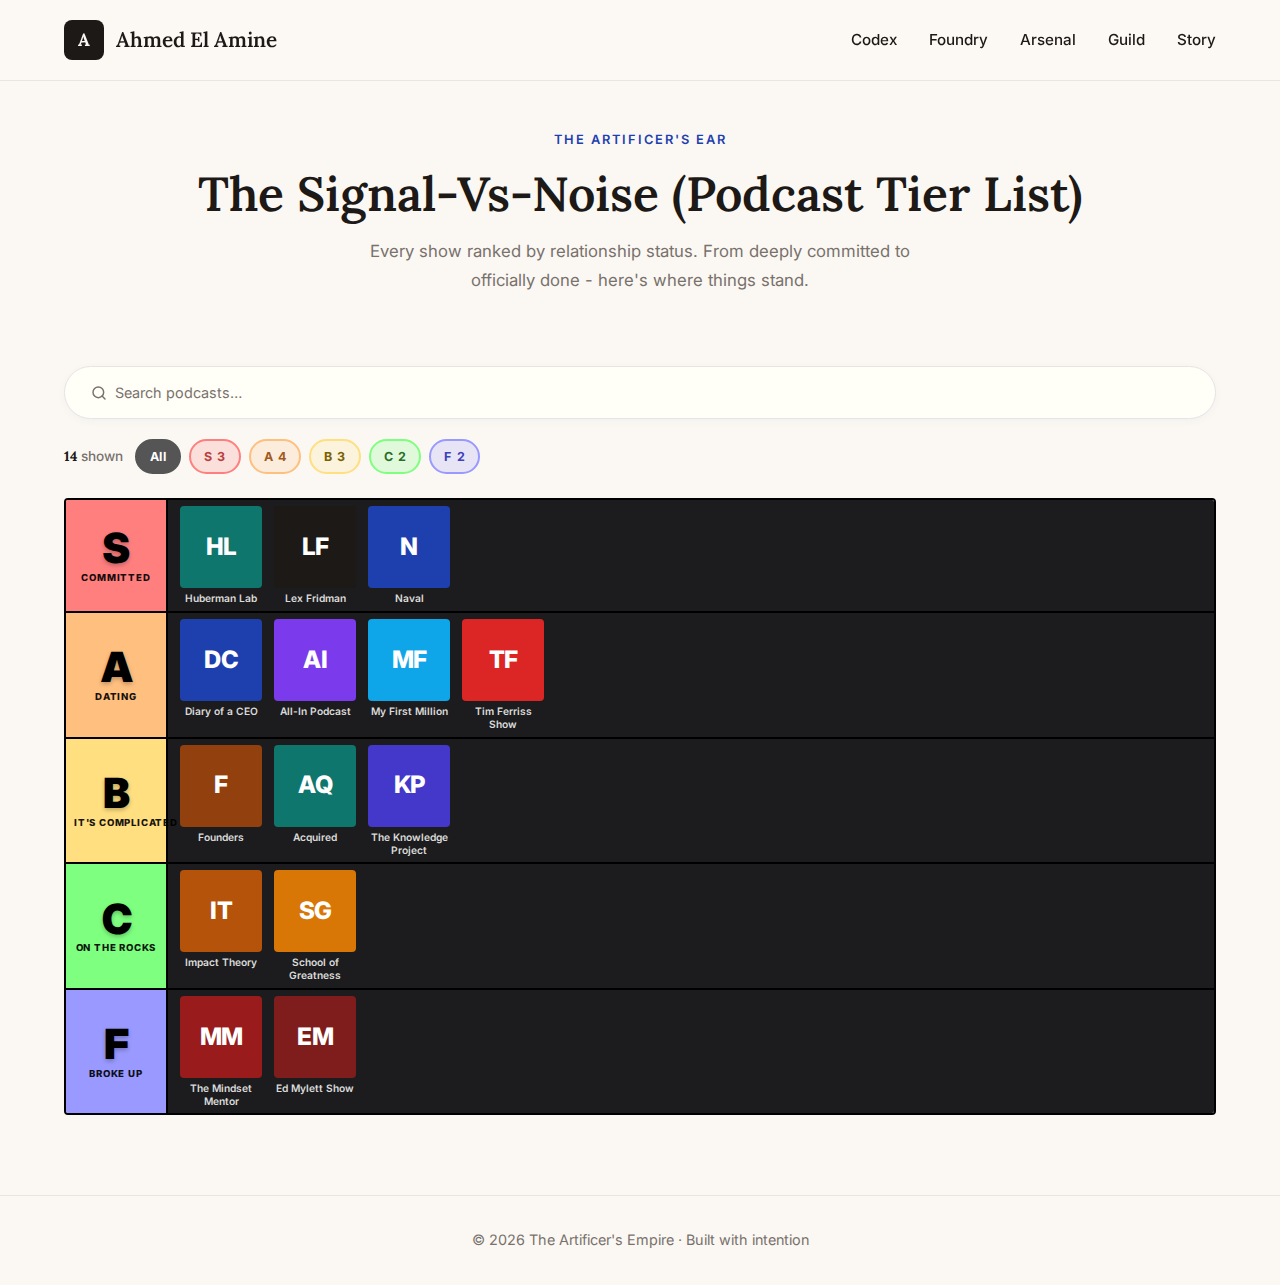
<file: Arsenal/signal-vs-noise/index.html>
<!DOCTYPE html>
<html lang="en">
<head>
<meta charset="UTF-8" />
<meta name="viewport" content="width=device-width, initial-scale=1.0" />
<title>Podcast Tier List - The Artificer</title>
<link rel="preconnect" href="https://fonts.googleapis.com" />
<link rel="preconnect" href="https://fonts.gstatic.com" crossorigin />
<link href="https://fonts.googleapis.com/css2?family=Lora:wght@400;600;700&family=Inter:wght@400;500;600;700&display=swap" rel="stylesheet" />
<script defer src="https://cloud.umami.is/script.js" data-website-id="4c1f7e98-00c2-45f1-a71c-af051c51fc21"></script>

<style>
/* ─────────────────────────────────────────────
   DESIGN TOKENS  (mirrors your site's system)
───────────────────────────────────────────── */
:root {
  --font-heading: 'Lora', serif;
  --font-body: 'Inter', sans-serif;

  --color-bg:         #FBF8F3;
  --color-panel:      #FFFEF7;
  --color-text:       #1C1917;
  --color-text-muted: #78716C;
  --color-pop:        #1E40AF;
  --color-border:     #E7E5E4;

  /* Tier palette - exact TierMaker rainbow */
  --s-color: #ff7f7f;   /* red    */
  --s-bg:    #fff0f0;
  --a-color: #ffbf7f;   /* orange */
  --a-bg:    #fff7ed;
  --b-color: #ffdf80;   /* yellow */
  --b-bg:    #fffbeb;
  --c-color: #7fff7f;   /* green  */
  --c-bg:    #f0fff0;
  --f-color: #9999ff;   /* purple */
  --f-bg:    #f3f0ff;
}

/* ─────────────────────────────────────────────
   RESET & BASE
───────────────────────────────────────────── */
*, *::before, *::after { box-sizing: border-box; margin: 0; padding: 0; }
html { scroll-behavior: smooth; scroll-padding-top: 100px; }

body {
  font-family: var(--font-body);
  background-color: var(--color-bg);
  color: var(--color-text);
  font-size: 16px;
  line-height: 1.7;
  min-height: 100vh;
}

.container { width: 90%; max-width: 1280px; margin: 0 auto; }

h1, h2, h3, h4, h5 {
  font-family: var(--font-heading);
  font-weight: 600;
  line-height: 1.3;
  color: var(--color-text);
}

a { color: var(--color-pop); text-decoration: none; transition: opacity 0.2s; }
a:hover { opacity: 0.75; }

/* ─────────────────────────────────────────────
   HEADER
───────────────────────────────────────────── */
.site-header {
  padding: 20px 0;
  border-bottom: 1px solid var(--color-border);
  background-color: color-mix(in srgb, var(--color-bg) 85%, transparent);
  backdrop-filter: blur(10px);
  position: sticky;
  top: 0;
  z-index: 100;
}
.header-content { display: flex; justify-content: space-between; align-items: center; }
.logo { display: flex; align-items: center; gap: 12px; text-decoration: none; }
.logo-mark {
  width: 40px; height: 40px;
  background-color: var(--color-text);
  border-radius: 8px;
  display: grid; place-items: center;
  color: var(--color-bg);
  font-family: var(--font-heading);
  font-weight: 700;
  font-size: 1.1rem;
}
.logo-text { font-family: var(--font-heading); font-size: 1.3rem; font-weight: 600; color: var(--color-text); }
.site-nav a { color: var(--color-text); font-weight: 500; margin-left: 28px; font-size: 0.95rem; }

/* ─────────────────────────────────────────────
   PAGE HERO
───────────────────────────────────────────── */
.page-hero {
  padding: 48px 0 0;
  text-align: center;
}
.page-hero .panel-title {
  font-family: var(--font-body);
  font-weight: 600;
  font-size: 0.8rem;
  text-transform: uppercase;
  letter-spacing: 2px;
  color: var(--color-pop);
  margin-bottom: 12px;
  display: block;
}
.page-hero h1 { font-size: clamp(2rem, 5vw, 3rem); margin-bottom: 12px; }
.page-hero p {
  color: var(--color-text-muted);
  font-size: 1.05rem;
  max-width: 55ch;
  margin: 0 auto 40px;
}

/* ─────────────────────────────────────────────
   CONTROLS BAR
───────────────────────────────────────────── */
.controls-wrapper {
  background-color: var(--color-panel);
  border: 1px solid var(--color-border);
  border-radius: 50px;
  padding: 10px 16px;
  margin-bottom: 20px;
  display: flex;
  align-items: center;
  box-shadow: 0 2px 8px rgba(30,64,175,0.04);
}

.search-wrap { position: relative; flex: 1; }
.search-wrap svg {
  position: absolute;
  left: 10px; top: 50%; transform: translateY(-50%);
  color: var(--color-text-muted); pointer-events: none;
}
#search-input {
  font-family: var(--font-body);
  font-size: 0.9rem;
  padding: 7px 12px 7px 34px;
  border: none;
  background: transparent;
  color: var(--color-text);
  outline: none;
  width: 100%;
}
#search-input::placeholder { color: var(--color-text-muted); }

/* ─────────────────────────────────────────────
   STATS BAR - pills are the filter controls
───────────────────────────────────────────── */
.stats-bar {
  display: flex;
  align-items: center;
  gap: 8px;
  margin-bottom: 24px;
  flex-wrap: wrap;
}
.stats-bar > div { font-size: 0.85rem; color: var(--color-text-muted); font-weight: 500; margin-right: 4px; }
.stats-bar strong { color: var(--color-text); font-family: var(--font-heading); }

.stat-pill {
  display: inline-flex;
  align-items: center;
  gap: 5px;
  padding: 5px 13px;
  border-radius: 50px;
  font-size: 0.78rem;
  font-weight: 700;
  border: 2px solid transparent;
  cursor: pointer;
  transition: all 0.15s ease;
  user-select: none;
  letter-spacing: 0.3px;
}
.stat-pill:hover { filter: brightness(0.92); transform: translateY(-1px); }

/* Colors using TierMaker palette */
.stat-pill.all { background: #e5e5e5;   color: #444;     border-color: #ccc; }
.stat-pill.s   { background: #ff7f7f33; color: #b94040;  border-color: #ff7f7f; }
.stat-pill.a   { background: #ffbf7f33; color: #a05a20;  border-color: #ffbf7f; }
.stat-pill.b   { background: #ffdf8033; color: #7a6000;  border-color: #ffdf80; }
.stat-pill.c   { background: #7fff7f33; color: #2a6e2a;  border-color: #7fff7f; }
.stat-pill.f   { background: #9999ff33; color: #4040bb;  border-color: #9999ff; }

/* Active states - solid fill */
.stat-pill.all.active { background: #555;     color: white;    border-color: #555; }
.stat-pill.s.active   { background: #ff7f7f;  color: white;    border-color: #ff7f7f; }
.stat-pill.a.active   { background: #ffbf7f;  color: #5a3200;  border-color: #ffbf7f; }
.stat-pill.b.active   { background: #ffdf80;  color: #4a3500;  border-color: #ffdf80; }
.stat-pill.c.active   { background: #7fff7f;  color: #1a4d1a;  border-color: #7fff7f; }
.stat-pill.f.active   { background: #9999ff;  color: white;    border-color: #9999ff; }

.stat-pill.dimmed { opacity: 0.35; }

/* ─────────────────────────────────────────────
   TIER ROWS  - TierMaker style
───────────────────────────────────────────── */
main { padding: 32px 0 80px; }

.tier-section {
  margin-bottom: 0;
  transition: opacity 0.25s;
}
.tier-section.collapsed { display: none; }

/* Wrap all tier rows in one bordered block */
#tier-container { border: 2px solid #000; border-radius: 4px; overflow: hidden; }

/* Black border between each row */
.tier-section + .tier-section { border-top: 2px solid #000; }
/* Also separate the detail slot from the next row */
.tier-section + div[id^="detail-slot"] + .tier-section { border-top: 2px solid #000; }

.tier-row {
  display: grid;
  grid-template-columns: 100px 1fr;
  gap: 0;
  overflow: hidden;
}

/* Tier label column - bold, saturated, TierMaker-style */
.tier-label {
  display: flex;
  flex-direction: column;
  align-items: center;
  justify-content: center;
  padding: 8px 6px;
  gap: 2px;
  min-height: 100px;
}
.tier-label .grade {
  font-family: var(--font-body);
  font-size: 2.6rem;
  font-weight: 900;
  line-height: 1;
  letter-spacing: -1px;
  text-shadow: 0 2px 4px rgba(0,0,0,0.25);
}
.tier-label .label {
  font-family: var(--font-body);
  font-size: 0.6rem;
  font-weight: 800;
  text-transform: uppercase;
  letter-spacing: 0.8px;
  text-align: center;
  opacity: 0.9;
  max-width: 84px;
  line-height: 1.2;
}

/* TierMaker exact row colors - all black text */
.tier-S .tier-label { background: #ff7f7f; color: #000; }
.tier-A .tier-label { background: #ffbf7f; color: #000; }
.tier-B .tier-label { background: #ffdf80; color: #000; }
.tier-C .tier-label { background: #7fff7f; color: #000; }
.tier-F .tier-label { background: #9999ff; color: #000; }

/* Tiles area - dark background exactly like TierMaker */
.tier-tiles {
  background: #1c1c1e;
  padding: 6px 8px;
  display: flex;
  flex-wrap: wrap;
  gap: 4px;
  align-content: flex-start;
  min-height: 100px;
  border-left: 2px solid #000;
}

.empty-tier {
  color: rgba(255,255,255,0.25);
  font-size: 0.8rem;
  font-style: italic;
  align-self: center;
  padding: 8px;
}

/* ─────────────────────────────────────────────
   PODCAST TILES
───────────────────────────────────────────── */
.podcast-tile {
  width: 90px;
  cursor: pointer;
  display: flex;
  flex-direction: column;
  align-items: center;
  gap: 4px;
  transition: transform 0.15s ease, opacity 0.15s;
  position: relative;
}
.podcast-tile:hover { transform: scale(1.06); opacity: 0.92; }
.podcast-tile.hidden { display: none; }

.tile-logo {
  width: 82px;
  height: 82px;
  border-radius: 4px;   /* TierMaker uses nearly square tiles */
  overflow: hidden;
  border: 3px solid transparent;
  transition: border-color 0.18s, box-shadow 0.18s;
  background: #2c2c2e;
  display: grid;
  place-items: center;
  flex-shrink: 0;
}
.tile-logo img {
  width: 100%; height: 100%;
  object-fit: cover;
  border-radius: 2px;
}
.tile-initials {
  font-family: var(--font-body);
  font-weight: 800;
  font-size: 1.5rem;
  color: white;
  letter-spacing: -0.5px;
  user-select: none;
}

.podcast-tile.active .tile-logo {
  border-color: white;
  box-shadow: 0 0 0 2px var(--tier-color, #fff), 0 0 12px rgba(255,255,255,0.3);
}

.tile-name {
  font-size: 0.64rem;
  font-weight: 600;
  text-align: center;
  color: rgba(255,255,255,0.85);
  line-height: 1.25;
  max-width: 86px;
  word-break: break-word;
}

/* ─────────────────────────────────────────────
   DETAIL PANEL
───────────────────────────────────────────── */
.detail-panel {
  background: var(--color-panel);
  border: 1px solid var(--color-border);
  border-radius: 16px;
  padding: 32px 36px;
  margin-bottom: 40px;
  box-shadow: 0 8px 32px rgba(30,64,175,0.08);
  display: none;
  animation: slideDown 0.22s ease;
}
.detail-panel.visible { display: flex; gap: 32px; align-items: flex-start; }

@keyframes slideDown {
  from { opacity: 0; transform: translateY(-10px); }
  to   { opacity: 1; transform: translateY(0); }
}

.detail-logo {
  width: 96px; height: 96px;
  border-radius: 16px;
  flex-shrink: 0;
  overflow: hidden;
  border: 3px solid var(--color-border);
  background: var(--color-bg);
  display: grid;
  place-items: center;
}
.detail-logo img { width: 100%; height: 100%; object-fit: cover; }
.detail-initials {
  font-family: var(--font-heading);
  font-weight: 700;
  font-size: 2rem;
  color: white;
}

.detail-body { flex: 1; }
.detail-header {
  display: flex;
  align-items: center;
  gap: 14px;
  margin-bottom: 12px;
  flex-wrap: wrap;
}
.detail-header h2 { font-size: 1.5rem; }

.tier-badge {
  font-family: var(--font-body);
  font-weight: 700;
  font-size: 0.75rem;
  text-transform: uppercase;
  letter-spacing: 1px;
  padding: 4px 12px;
  border-radius: 50px;
  border: 2px solid;
}
.tier-badge.S { background: var(--s-bg); color: var(--s-color); border-color: var(--s-color); }
.tier-badge.A { background: var(--a-bg); color: var(--a-color); border-color: var(--a-color); }
.tier-badge.B { background: var(--b-bg); color: var(--b-color); border-color: var(--b-color); }
.tier-badge.C { background: var(--c-bg); color: var(--c-color); border-color: var(--c-color); }
.tier-badge.F { background: var(--f-bg); color: var(--f-color); border-color: var(--f-color); }

.detail-notes {
  font-size: 1rem;
  color: var(--color-text);
  line-height: 1.75;
  margin-bottom: 16px;
  max-width: 680px;
}

.detail-link {
  display: inline-flex;
  align-items: center;
  gap: 6px;
  font-weight: 600;
  font-size: 0.9rem;
  color: var(--color-pop);
}
.detail-link:hover { opacity: 0.75; }

.detail-close {
  margin-left: auto;
  background: none;
  border: none;
  cursor: pointer;
  color: var(--color-text-muted);
  padding: 4px;
  border-radius: 6px;
  transition: color 0.15s, background 0.15s;
  flex-shrink: 0;
}
.detail-close:hover { color: var(--color-text); background: var(--color-bg); }

/* ─────────────────────────────────────────────
   NO RESULTS
───────────────────────────────────────────── */
.no-results {
  display: none;
  text-align: center;
  padding: 80px 24px;
  color: var(--color-text-muted);
}
.no-results.visible { display: block; }
.no-results p { margin: 8px auto 0; }

/* ─────────────────────────────────────────────
   FOOTER
───────────────────────────────────────────── */
.site-footer {
  padding: 32px 0;
  border-top: 1px solid var(--color-border);
  text-align: center;
}
.site-footer p {
  font-size: 0.9rem;
  color: var(--color-text-muted);
  max-width: none;
}

/* ─────────────────────────────────────────────
   RESPONSIVE
───────────────────────────────────────────── */
@media (max-width: 900px) {
  .site-nav { display: none; }
  .stats-bar { flex-wrap: wrap; gap: 8px; }
}

@media (max-width: 640px) {
  .controls-wrapper { flex-direction: column; align-items: stretch; }
  #search-input { width: 100%; }
  .search-wrap { width: 100%; }

  .tier-row { grid-template-columns: 70px 1fr; }
  .tier-label { padding: 10px 4px; }
  .tier-label .grade { font-size: 2rem; }
  .tier-label .label { font-size: 0.5rem; }

  .podcast-tile { width: 70px; }
  .tile-logo { width: 64px; height: 64px; }

  .detail-panel.visible { flex-direction: column; padding: 24px 20px; }
}
</style>
</head>

<body>

<!-- ─── HEADER ─────────────────────────────────── -->
<header class="site-header">
  <div class="container header-content">
    <a href="/" class="logo">
      <div class="logo-mark">A</div>
      <span class="logo-text">Ahmed El Amine</span>
    </a>
	<nav class="site-nav">
		<a href="/codex.html">Codex</a>
		<a href="/foundry.html">Foundry</a>
		<a href="/arsenal.html">Arsenal</a>
		<a href="/guild.html">Guild</a>
		<a href="/about.html">Story</a>
	</nav>
  </div>
</header>

<!-- ─── PAGE HERO ──────────────────────────────── -->
<div class="page-hero container">
  <span class="panel-title">The Artificer's Ear</span>
  <h1>The Signal-Vs-Noise (Podcast Tier List)</h1>
  <p>Every show ranked by relationship status. From deeply committed to officially done - here's where things stand.</p>
</div>

<!-- ─── MAIN ───────────────────────────────────── -->
<main class="container">

  <!-- Controls -->
  <div class="controls-wrapper">
    <div class="search-wrap">
      <svg width="16" height="16" viewBox="0 0 24 24" fill="none" stroke="currentColor" stroke-width="2.2" stroke-linecap="round" stroke-linejoin="round"><circle cx="11" cy="11" r="8"/><line x1="21" y1="21" x2="16.65" y2="16.65"/></svg>
      <input id="search-input" type="text" placeholder="Search podcasts…" autocomplete="off" />
    </div>
  </div>

  <!-- Stats Bar - pills double as filter buttons -->
  <div class="stats-bar">
    <div><strong id="stats-count">0</strong>&nbsp;shown</div>
    <span class="stat-pill all active" id="pill-ALL" data-tier="ALL">All</span>
    <span class="stat-pill s" id="pill-S" data-tier="S">S <span id="count-S">0</span></span>
    <span class="stat-pill a" id="pill-A" data-tier="A">A <span id="count-A">0</span></span>
    <span class="stat-pill b" id="pill-B" data-tier="B">B <span id="count-B">0</span></span>
    <span class="stat-pill c" id="pill-C" data-tier="C">C <span id="count-C">0</span></span>
    <span class="stat-pill f" id="pill-F" data-tier="F">F <span id="count-F">0</span></span>
  </div>

  <!-- Detail Panel (shared, moved by JS) -->
  <div id="detail-panel" class="detail-panel" role="region" aria-live="polite">
    <div class="detail-logo" id="detail-logo"></div>
    <div class="detail-body">
      <div class="detail-header">
        <h2 id="detail-name">-</h2>
        <span class="tier-badge" id="detail-badge"></span>
        <button class="detail-close" id="detail-close" aria-label="Close">
          <svg width="20" height="20" viewBox="0 0 24 24" fill="none" stroke="currentColor" stroke-width="2.5" stroke-linecap="round"><line x1="18" y1="6" x2="6" y2="18"/><line x1="6" y1="6" x2="18" y2="18"/></svg>
        </button>
      </div>
      <p class="detail-notes" id="detail-notes"></p>
      <a class="detail-link" id="detail-link" href="#" target="_blank" rel="noopener" style="display:none;">
        <svg width="14" height="14" viewBox="0 0 24 24" fill="none" stroke="currentColor" stroke-width="2.5" stroke-linecap="round"><path d="M18 13v6a2 2 0 0 1-2 2H5a2 2 0 0 1-2-2V8a2 2 0 0 1 2-2h6"/><polyline points="15 3 21 3 21 9"/><line x1="10" y1="14" x2="21" y2="3"/></svg>
        Visit Website
      </a>
    </div>
  </div>

  <!-- Tier Sections generated by JS -->
  <div id="tier-container"></div>

  <!-- No Results -->
  <div id="no-results" class="no-results">
    <h3>No podcasts found</h3>
    <p>Try a different search or filter.</p>
  </div>

</main>

<!-- ─── FOOTER ─────────────────────────────────── -->
<footer class="site-footer">
  <div class="container">
    <p>© 2026 The Artificer's Empire · Built with intention</p>
  </div>
</footer>

<!-- ─── DATA + LOGIC ────────────────────────────── -->
<script>
/* ────────────────────────────────────────────────
   PODCAST DATA
   Add/remove podcasts here. Fields:
     id       – unique slug
     name     – display name
     tier     – S / A / B / C / F
     logo     – URL string OR null (shows initials)
     initials – 1–3 chars (used when logo is null)
     color    – bg color for initials tile
     notes    – your personal take
     website  – URL or null
──────────────────────────────────────────────── */
const PODCASTS = [
  /* ── S TIER ── */
  {
    id: "huberman",
    name: "Huberman Lab",
    tier: "S",
    logo: null,
    initials: "HL",
    color: "#0F766E",
    notes: "The gold standard for translating neuroscience into daily protocols. I've genuinely restructured my morning routine around episodes. Andrew's rigor and depth are unmatched - I never leave without actionable tools.",
    website: "https://hubermanlab.com"
  },
  {
    id: "lex-fridman",
    name: "Lex Fridman",
    tier: "S",
    logo: null,
    initials: "LF",
    color: "#1C1917",
    notes: "Long-form conversations with people who genuinely shape the world - scientists, engineers, founders, philosophers. The patience Lex brings to complex topics is rare. Every episode feels like a gift of time.",
    website: "https://lexfridman.com/podcast"
  },
  {
    id: "naval",
    name: "Naval",
    tier: "S",
    logo: null,
    initials: "N",
    color: "#1E40AF",
    notes: "Naval's solo episodes on wealth, happiness, and leverage are the most idea-dense audio I've ever encountered. I've relisten-ed to 'How to Get Rich' more times than I can count.",
    website: null
  },

  /* ── A TIER ── */
  {
    id: "diary-of-ceo",
    name: "Diary of a CEO",
    tier: "A",
    logo: null,
    initials: "DC",
    color: "#1E40AF",
    notes: "Steven Bartlett consistently pulls out vulnerability from guests who usually guard themselves. The entrepreneurship-meets-psychology angle is my lane. Some episodes hit harder than any book I've read.",
    website: "https://stevenbartlett.com/doac"
  },
  {
    id: "all-in",
    name: "All-In Podcast",
    tier: "A",
    logo: null,
    initials: "AI",
    color: "#7C3AED",
    notes: "The besties format is chaotic and I love it. Four sharp minds with skin in the game arguing about tech, markets, and geopolitics. Occasionally insufferable, consistently illuminating.",
    website: "https://allinpodcast.co"
  },
  {
    id: "my-first-million",
    name: "My First Million",
    tier: "A",
    logo: null,
    initials: "MF",
    color: "#0EA5E9",
    notes: "The brainstorming session I didn't know I needed. Sam and Shaan's riff-style ideation on business opportunities is endlessly generative for my own Artificer ventures.",
    website: "https://www.mfmpod.com"
  },
  {
    id: "tim-ferriss",
    name: "Tim Ferriss Show",
    tier: "A",
    logo: null,
    initials: "TF",
    color: "#DC2626",
    notes: "The OG long-form interview podcast. Tim's preparation is surgical - he gets guests to reveal systems and routines they've never publicly shared. Not every episode lands, but the classics are essential.",
    website: "https://tim.blog/podcast"
  },

  /* ── B TIER ── */
  {
    id: "founders",
    name: "Founders",
    tier: "B",
    logo: null,
    initials: "F",
    color: "#92400E",
    notes: "David Senra's passion for founder biographies is contagious, but the single-host format can feel repetitive over time. Outstanding for isolated listens - harder to binge.",
    website: "https://founderspodcast.com"
  },
  {
    id: "acquired",
    name: "Acquired",
    tier: "B",
    logo: null,
    initials: "AQ",
    color: "#0F766E",
    notes: "Absurdly deep company histories. The Nvidia and LVMH episodes are masterclasses. The problem: 4-hour episodes demand a commitment I can't always give. Love the depth, hate the scheduling.",
    website: "https://acquired.fm"
  },
  {
    id: "knowledge-project",
    name: "The Knowledge Project",
    tier: "B",
    logo: null,
    initials: "KP",
    color: "#4338CA",
    notes: "Shane Parrish is one of the clearest thinkers in the space and his Farnam Street work is phenomenal. The podcast sometimes feels a step behind the blog content. Solid, not spectacular.",
    website: "https://fs.blog/podcast"
  },

  /* ── C TIER ── */
  {
    id: "impact-theory",
    name: "Impact Theory",
    tier: "C",
    logo: null,
    initials: "IT",
    color: "#B45309",
    notes: "Tom Bilyeu's energy is admirable, but the format has started feeling formulaic. Every guest ends up delivering the same self-help framework. Burned through the back-catalogue, not sure I'm still the audience.",
    website: null
  },
  {
    id: "school-greatness",
    name: "School of Greatness",
    tier: "C",
    logo: null,
    initials: "SG",
    color: "#D97706",
    notes: "Lewis Howes is sincere and the guest list is impressive - but the conversations rarely go deep enough for my taste. I've gotten more value from the YouTube clips than full episodes.",
    website: null
  },

  /* ── F TIER ── */
  {
    id: "mindset-mentor",
    name: "The Mindset Mentor",
    tier: "F",
    logo: null,
    initials: "MM",
    color: "#991B1B",
    notes: "Started strong when I discovered it. Over time the content started cycling through the same ideas with diminishing returns. Fully unfollowed - moved on to primary sources instead of summaries.",
    website: null
  },
  {
    id: "ed-mylett",
    name: "Ed Mylett Show",
    tier: "F",
    logo: null,
    initials: "EM",
    color: "#7F1D1D",
    notes: "The production quality is excellent. The content, however, pivoted too far into hype and motivation-porn territory for me. Respect the hustle, but we're no longer aligned on substance.",
    website: null
  },
];

/* ─────────────────────────────────────────
   TIER CONFIG
───────────────────────────────────────── */
const TIERS = [
  { id: "S", label: "Committed",       color: "#16A34A" },
  { id: "A", label: "Dating",          color: "#2563EB" },
  { id: "B", label: "It's Complicated",color: "#D97706" },
  { id: "C", label: "On the Rocks",    color: "#EA580C" },
  { id: "F", label: "Broke Up",        color: "#DC2626" },
];

/* ─────────────────────────────────────────
   STATE
───────────────────────────────────────── */
let activeFilter = "ALL";
let searchQuery  = "";
let activePodcast = null; // id string

/* ─────────────────────────────────────────
   BUILD DOM
───────────────────────────────────────── */
function buildTiers() {
  const container = document.getElementById("tier-container");
  container.innerHTML = "";

  TIERS.forEach(tier => {
    const section = document.createElement("div");
    section.className = "tier-section";
    section.dataset.tier = tier.id;
    section.id = `tier-section-${tier.id}`;

    section.innerHTML = `
      <div class="tier-row tier-${tier.id}">
        <div class="tier-label">
          <span class="grade">${tier.id}</span>
          <span class="label">${tier.label.replace("It's ", "It's\u00A0")}</span>
        </div>
        <div class="tier-tiles" id="tiles-${tier.id}"></div>
      </div>
    `;

    container.appendChild(section);

    // Insert detail panel slot after this tier section
    const slotDiv = document.createElement("div");
    slotDiv.id = `detail-slot-${tier.id}`;
    container.appendChild(slotDiv);

    // Render tiles
    const tilesEl = section.querySelector(`#tiles-${tier.id}`);
    const podcasts = PODCASTS.filter(p => p.tier === tier.id);
    if (podcasts.length === 0) {
      tilesEl.innerHTML = `<span class="empty-tier">No shows yet.</span>`;
    } else {
      podcasts.forEach(p => tilesEl.appendChild(makeTile(p, tier.color)));
    }
  });
}

function makeTile(podcast, tierColor) {
  const tile = document.createElement("div");
  tile.className = "podcast-tile";
  tile.dataset.id   = podcast.id;
  tile.dataset.tier = podcast.tier;
  tile.style.setProperty("--tier-color", tierColor);
  tile.setAttribute("role", "button");
  tile.setAttribute("tabindex", "0");
  tile.setAttribute("aria-label", podcast.name);

  const logoHtml = podcast.logo
    ? `<img src="${podcast.logo}" alt="${podcast.name}" loading="lazy" />`
    : `<div class="tile-initials">${podcast.initials}</div>`;

  const logoBg = podcast.logo ? "" : `background:${podcast.color};`;

  tile.innerHTML = `
    <div class="tile-logo" style="${logoBg}">${logoHtml}</div>
    <span class="tile-name">${podcast.name}</span>
  `;

  tile.addEventListener("click",  () => selectPodcast(podcast.id));
  tile.addEventListener("keydown", e => { if (e.key === "Enter" || e.key === " ") selectPodcast(podcast.id); });

  return tile;
}

/* ─────────────────────────────────────────
   DETAIL PANEL
───────────────────────────────────────── */
function selectPodcast(id) {
  const panel   = document.getElementById("detail-panel");
  const podcast = PODCASTS.find(p => p.id === id);
  const tier    = TIERS.find(t => t.id === podcast.tier);

  // Toggle off if same
  if (activePodcast === id) {
    closePanel();
    return;
  }

  activePodcast = id;

  // Highlight tile
  document.querySelectorAll(".podcast-tile").forEach(t => t.classList.remove("active"));
  document.querySelectorAll(`.podcast-tile[data-id="${id}"]`).forEach(t => t.classList.add("active"));

  // Fill content
  const logoEl = document.getElementById("detail-logo");
  if (podcast.logo) {
    logoEl.innerHTML = `<img src="${podcast.logo}" alt="${podcast.name}" />`;
    logoEl.style.background = "";
  } else {
    logoEl.innerHTML = `<div class="detail-initials">${podcast.initials}</div>`;
    logoEl.style.background = podcast.color;
  }

  document.getElementById("detail-name").textContent  = podcast.name;
  document.getElementById("detail-notes").textContent = podcast.notes;

  const badge = document.getElementById("detail-badge");
  badge.textContent  = `${tier.id} - ${tier.label}`;
  badge.className    = `tier-badge ${tier.id}`;

  const link = document.getElementById("detail-link");
  if (podcast.website) {
    link.href = podcast.website;
    link.style.display = "inline-flex";
  } else {
    link.style.display = "none";
  }

  // Move panel into the correct slot
  const slot = document.getElementById(`detail-slot-${podcast.tier}`);
  slot.innerHTML = "";
  slot.appendChild(panel);
  panel.classList.add("visible");
  panel.scrollIntoView({ behavior: "smooth", block: "nearest" });
}

function closePanel() {
  activePodcast = null;
  document.querySelectorAll(".podcast-tile").forEach(t => t.classList.remove("active"));
  document.getElementById("detail-panel").classList.remove("visible");
}

document.getElementById("detail-close").addEventListener("click", closePanel);

/* ─────────────────────────────────────────
   FILTERING + SEARCH
───────────────────────────────────────── */
function applyFilters() {
  const q = searchQuery.toLowerCase().trim();
  let totalShown = 0;
  const tierCounts = { S:0, A:0, B:0, C:0, F:0 };

  TIERS.forEach(tier => {
    const section = document.getElementById(`tier-section-${tier.id}`);
    if (!section) return;

    const showTier = activeFilter === "ALL" || activeFilter === tier.id;
    let tierHasVisible = false;

    const tiles = section.querySelectorAll(".podcast-tile");
    tiles.forEach(tile => {
      const podcast = PODCASTS.find(p => p.id === tile.dataset.id);
      const matchesQ = !q || podcast.name.toLowerCase().includes(q);
      const visible  = showTier && matchesQ;
      tile.classList.toggle("hidden", !visible);
      if (visible) { tierHasVisible = true; totalShown++; tierCounts[tier.id]++; }
    });

    section.classList.toggle("collapsed", !showTier || (!tierHasVisible && q));
  });

  // Update stats count
  document.getElementById("stats-count").textContent = totalShown;

  // Update tier count pills + dim empty ones
  TIERS.forEach(tier => {
    const cnt  = tierCounts[tier.id];
    const pill = document.getElementById(`pill-${tier.id}`);
    document.getElementById(`count-${tier.id}`).textContent = cnt;
    pill.classList.toggle("dimmed", cnt === 0);
  });

  // Update active pill highlight
  document.querySelectorAll(".stat-pill[data-tier]").forEach(p => p.classList.remove("active"));
  const activePill = document.getElementById(activeFilter === "ALL" ? "pill-ALL" : `pill-${activeFilter}`);
  if (activePill) activePill.classList.add("active");

  // No results message
  document.getElementById("no-results").classList.toggle("visible", totalShown === 0);

  // Close detail if its podcast is hidden
  if (activePodcast) {
    const activeTile = document.querySelector(`.podcast-tile[data-id="${activePodcast}"]`);
    if (activeTile && activeTile.classList.contains("hidden")) closePanel();
  }
}

/* ─────────────────────────────────────────
   EVENT LISTENERS
───────────────────────────────────────── */
// Pill buttons as filters
document.querySelectorAll(".stat-pill[data-tier]").forEach(pill => {
  pill.addEventListener("click", () => {
    activeFilter = pill.dataset.tier;
    closePanel();
    applyFilters();
  });
});

document.getElementById("search-input").addEventListener("input", e => {
  searchQuery = e.target.value;
  applyFilters();
});

/* ─────────────────────────────────────────
   INIT
───────────────────────────────────────── */
buildTiers();
applyFilters();
</script>

</body>
</html>
</file>
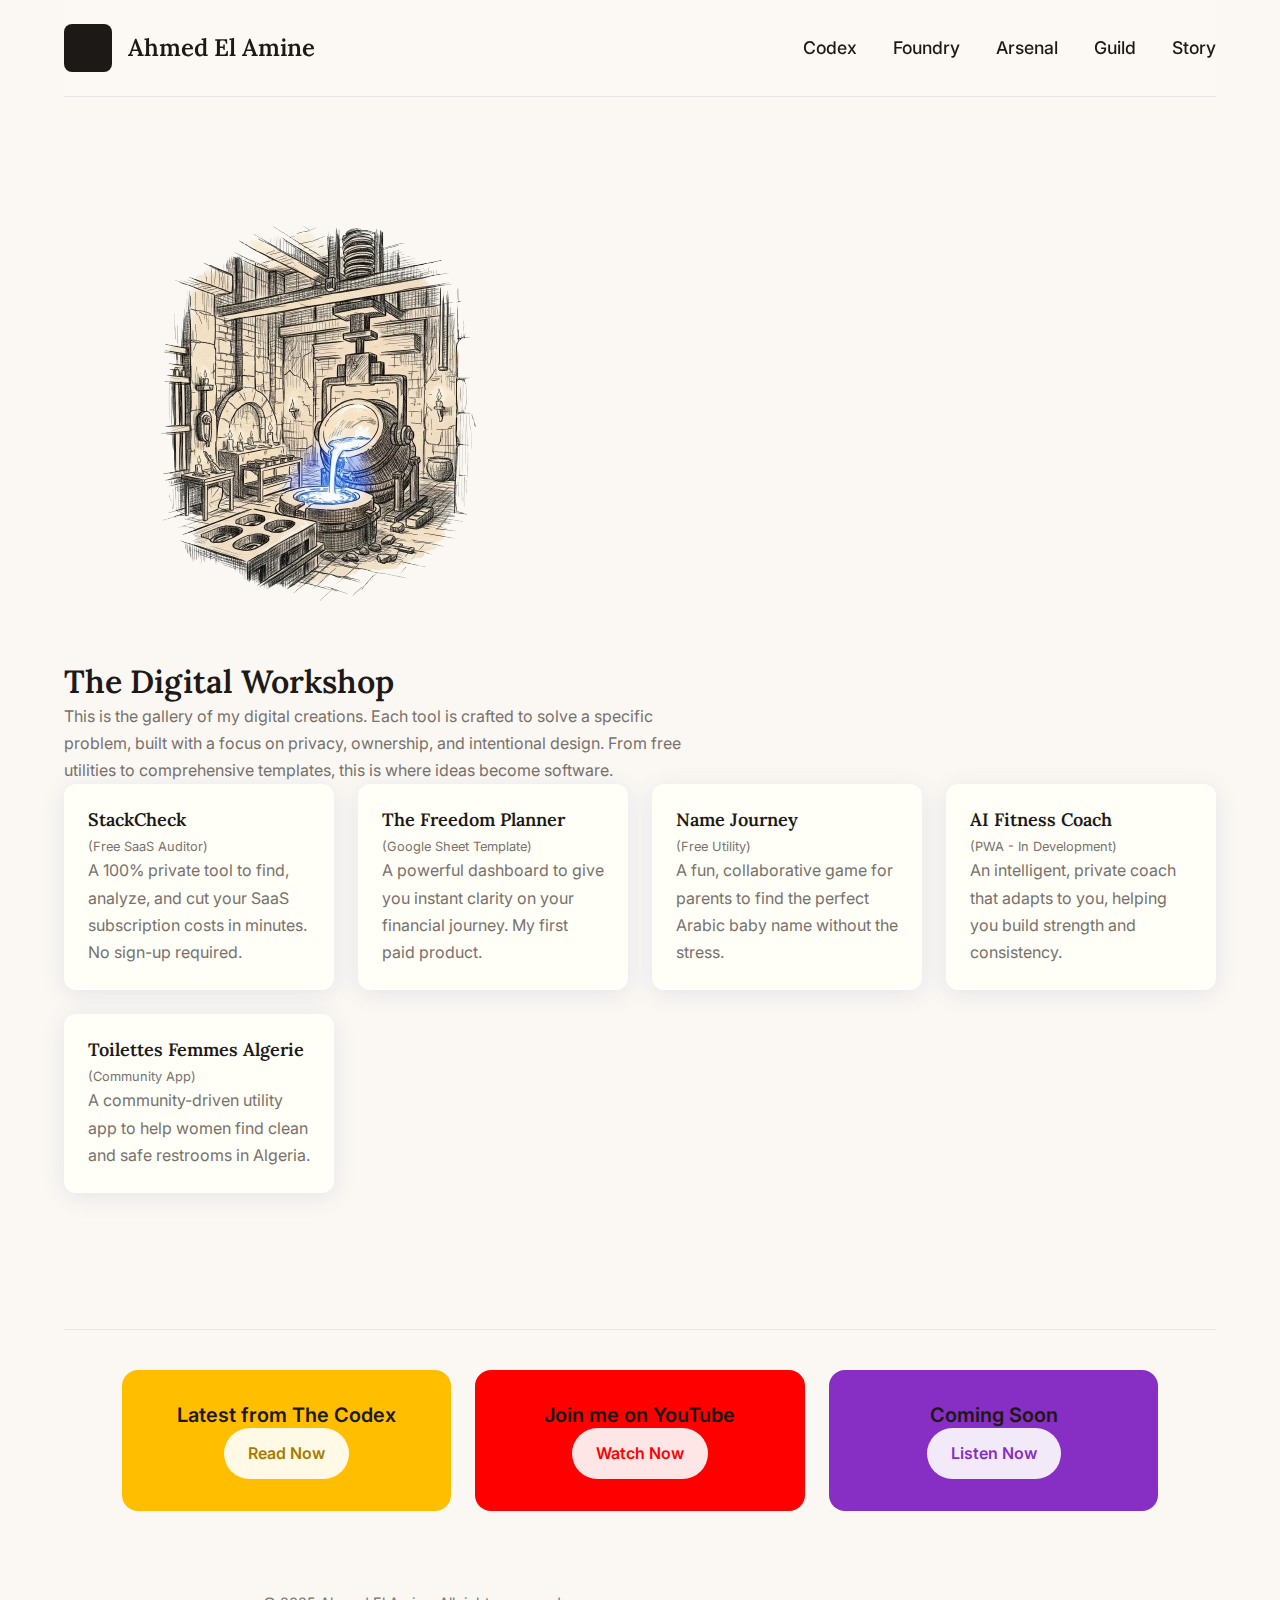
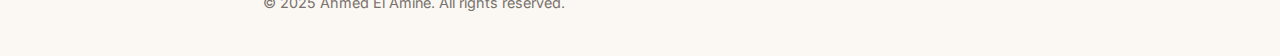
<file: foundry/digital-tools/index.html>
<!DOCTYPE html>
<html lang="en">
<head>
    <meta charset="UTF-8">
    <meta name="viewport" content="width=device-width, initial-scale=1.0">
    <title>Digital Tools - The Foundry | Ahmed El Amine</title>
    <!-- NOTE: Ensure the path to style.css is correct -->
    <link rel="stylesheet" href="../../style.css">
    <link rel="preconnect" href="https://fonts.googleapis.com">
    <link rel="preconnect" href="https://fonts.gstatic.com" crossorigin>
    <link href="https://fonts.googleapis.com/css2?family=Lora:wght@400;600&family=Inter:wght@300;400;500;600&display=swap" rel="stylesheet">
</head>
<body>
    <div class="container">
        <header class="site-header">
            <div class="header-content">
                <a href="../../index.html" class="logo">
                    <div class="logo-placeholder"></div>
                    <span class="logo-text">Ahmed El Amine</span>
                </a>
                <nav class="site-nav">
                    <a href="../../codex.html">Codex</a>
                    <a href="../../foundry.html">Foundry</a>
                    <a href="../../arsenal.html">Arsenal</a>
                    <a href="../../guild.html">Guild</a>
                    <a href="../../about.html">Story</a>
                </nav>
            </div>
        </header>

        <main>
            <!-- Hub Page Hero -->
            <section class="hub-hero">
                <!-- NOTE: You will need an illustration for this page -->
                <img src="../../images/foundry.webp" alt="Digital Tools Illustration" class="hub-hero-image">
                <div class="hub-hero-text">
                    <h1>The Digital Workshop</h1>
                    <p class="hub-subtitle">This is the gallery of my digital creations. Each tool is crafted to solve a specific problem, built with a focus on privacy, ownership, and intentional design. From free utilities to comprehensive templates, this is where ideas become software.</p>
                </div>
            </section>

            <!-- Projects Grid -->
            <section class="section">
                <div class="grid three-col work-tiles">
                    <!-- StackCheck Tile -->
                    <div class="work-tile">
                        <a href="./StackCheck/">
                            <h3>StackCheck</h3>
                            <p class="category">(Free SaaS Auditor)</p>
                            <p>A 100% private tool to find, analyze, and cut your SaaS subscription costs in minutes. No sign-up required.</p>
                        </a>
                    </div>

                    <!-- Freedom Planner Tile -->
                    <div class="work-tile">
                        <a href="https://electrone.gumroad.com/l/freedomplanner?offer_code=EARLYBIRD" target="_blank" rel="noopener noreferrer">
                            <h3>The Freedom Planner</h3>
                            <p class="category">(Google Sheet Template)</p>
                            <p>A powerful dashboard to give you instant clarity on your financial journey. My first paid product.</p>
                        </a>
                    </div>
                    
                    <!-- Name Journey Tile -->
                    <div class="work-tile">
                        <!-- The link points directly to the new folder -->
                        <a href="./name-journey/"> 
                            <h3>Name Journey</h3>
                            <p class="category">(Free Utility)</p>
                            <p>A fun, collaborative game for parents to find the perfect Arabic baby name without the stress.</p>
                        </a>
                    </div>
                    
                    <!-- AI Fitness Coach Tile (In Progress) -->
                    <div class="work-tile disabled">
                        <a href="#">
                            <h3>AI Fitness Coach</h3>
                            <p class="category">(PWA - In Development)</p>
                            <p>An intelligent, private coach that adapts to you, helping you build strength and consistency.</p>
                        </a>
                    </div>

                    <!-- Toilettes Femmes Algerie Tile -->
                    <div class="work-tile">
                         <a href="#">
                            <h3>Toilettes Femmes Algerie</h3>
                            <p class="category">(Community App)</p>
                            <p>A community-driven utility app to help women find clean and safe restrooms in Algeria.</p>
                        </a>
                    </div>

                    <!-- Add more tiles as you create more projects -->

                </div>
            </section>
        </main>

        <footer class="site-footer">
            <!-- Footer content is the same, ensure paths are correct -->
            <div class="container">
                <div class="grid footer-grid">
                    <div class="footer-block codex-block">
                         <h3>Latest from The Codex</h3>
                         <a href="../../codex.html" class="invite-button">Read Now</a>
                    </div>
                    <div class="footer-block youtube-block">
                         <h3>Join me on YouTube</h3>
                         <a href="#" class="invite-button">Watch Now</a>
                    </div>
                    <div class="footer-block podcast-block">
                         <h3>Coming Soon</h3>
                         <a href="#" class="invite-button">Listen Now</a>
                    </div>
                </div>
                <p class="copyright">© 2025 Ahmed El Amine. All rights reserved.</p>
            </div>
        </footer>
    </div>
</body>
</html>
</file>
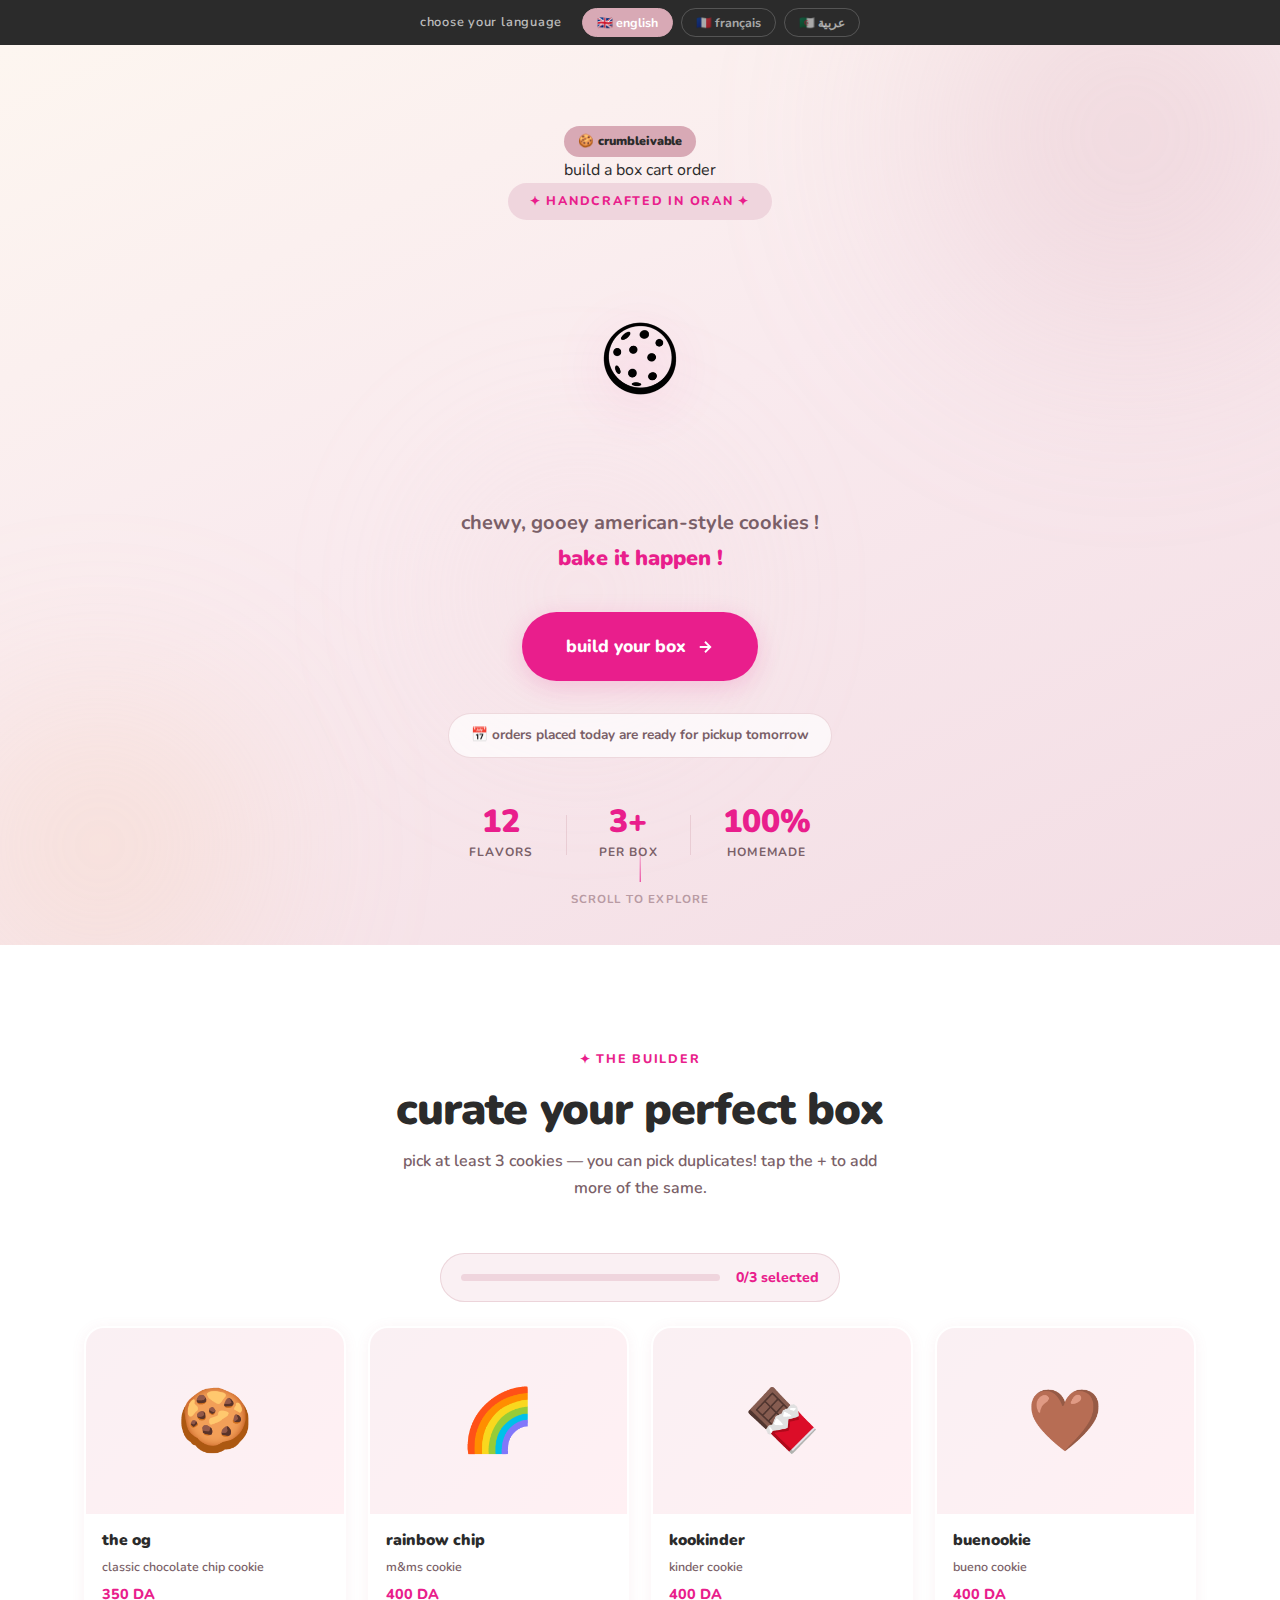
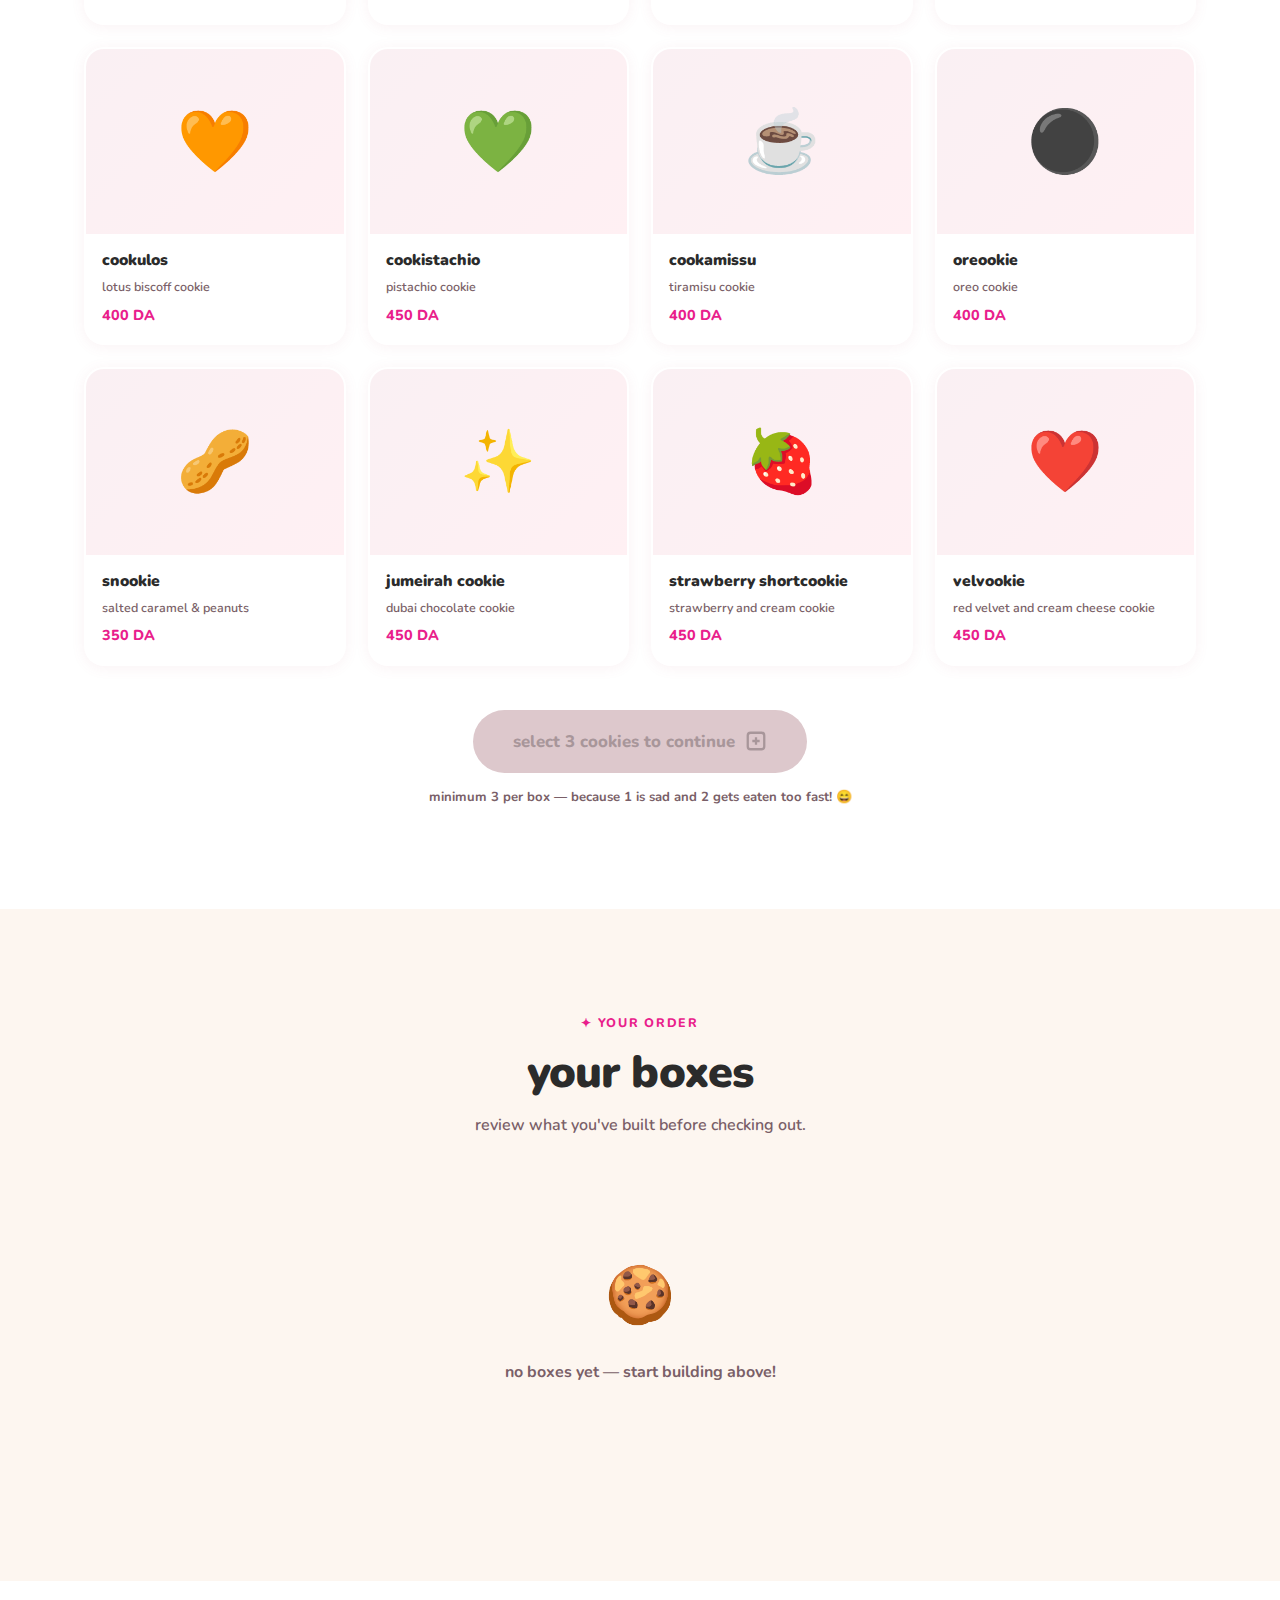
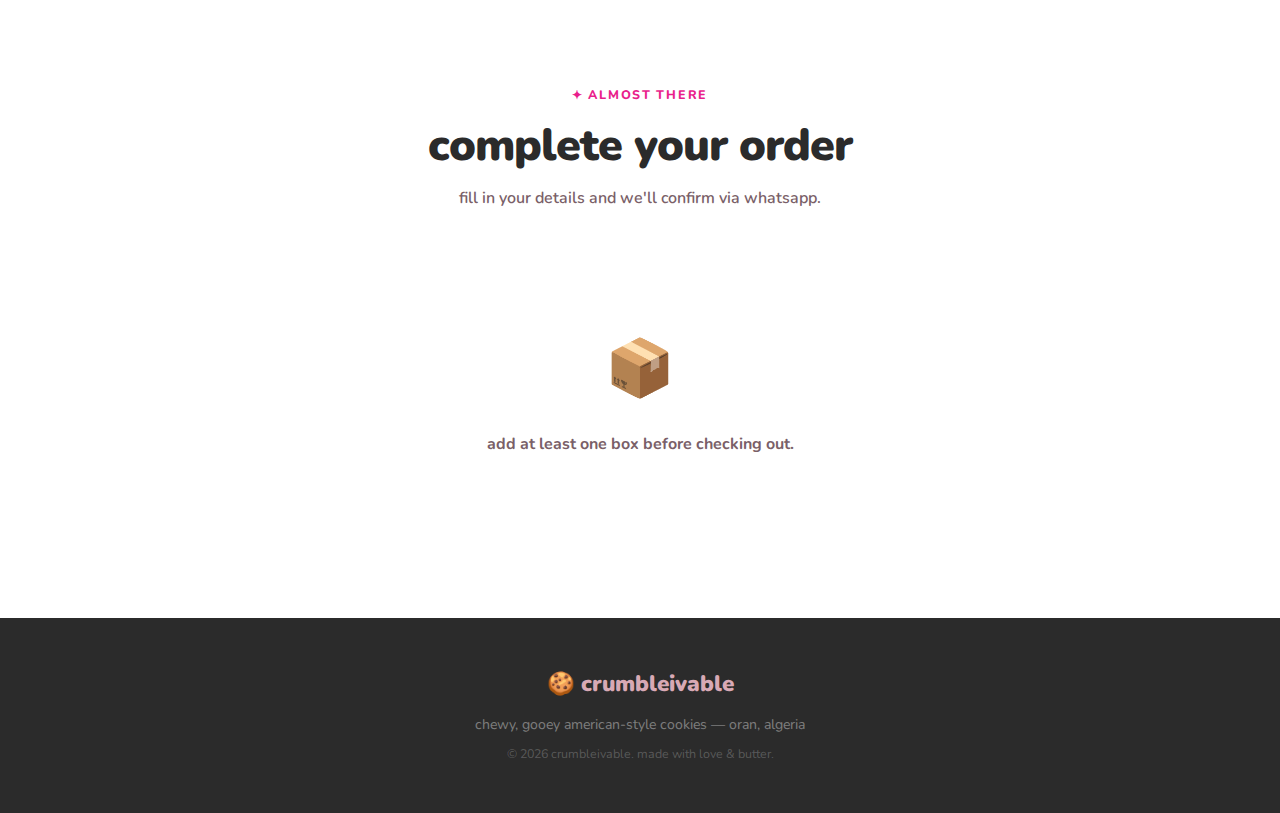
<file: foundry/digital-tools/crumbleivable/index.html>
<!DOCTYPE html>
<html lang="en">
<head>
  <meta charset="UTF-8" />
  <meta name="viewport" content="width=device-width, initial-scale=1.0"/>
  <title>crumbleivable – chewy, gooey american-style cookies · oran, algeria</title>
  <link rel="preconnect" href="https://fonts.googleapis.com">
  <link rel="preconnect" href="https://fonts.gstatic.com" crossorigin>
  <link href="https://fonts.googleapis.com/css2?family=Nunito:ital,wght@0,300;0,400;0,600;0,700;0,800;0,900;1,800&family=Cairo:wght@400;600;700;800;900&display=swap" rel="stylesheet">
  <link rel="stylesheet" href="styles.css" />
</head>
<body>

  <!-- Toast -->
  <div id="toast" class="toast" aria-live="polite"></div>

  <!-- ===== LANGUAGE BAR ===== -->
  <div class="lang-bar">
    <div class="lang-bar-inner">
      <span class="lang-label" data-i18n="choose_lang">choose your language</span>
      <div class="lang-buttons">
        <button class="lang-btn active" data-lang="en">🇬🇧 english</button>
        <button class="lang-btn" data-lang="fr">🇫🇷 français</button>
        <button class="lang-btn" data-lang="ar">🇩🇿 عربية</button>
      </div>
    </div>
  </div>

  <!-- ===== HERO ===== -->
  <section class="hero" id="home">
    <div class="hero-bg-blobs">
      <div class="blob blob-1"></div>
      <div class="blob blob-2"></div>
      <div class="blob blob-3"></div>
    </div>

    <nav class="nav">
      <div class="nav-brand">🍪 crumbleivable</div>
      <div class="nav-links">
        <a href="#builder" data-i18n="nav_build">build a box</a>
        <a href="#cart" data-i18n="nav_cart">cart</a>
        <a href="#checkout" data-i18n="nav_order">order</a>
      </div>
    </nav>

    <div class="hero-content">
      <div class="hero-badge" data-i18n="hero_badge">✦ handcrafted in oran ✦</div>

      <!-- Cookie bite + logo animation stage -->
      <div class="logo-stage" id="logoStage">
        <!-- Cookie image placeholders — replace src with your real cookie photos -->
        <div class="cookie-anim-wrap" id="cookieAnimWrap">
          <!-- PLACEHOLDER 1: intact cookie — replace src below with your image -->
          <img
            class="cookie-img-ph" id="cookieFull"
            src="cookieintact.png"
            alt="intact cookie"
          />
          <!-- PLACEHOLDER 2: bitten cookie — replace src below with your image -->
          <img
            class="cookie-img-ph cookie-bitten hidden" id="cookieBitten"
            src="cookiebitten.png"
            alt="bitten cookie"
          />
        </div>

        <!-- Brand name, revealed after animation -->
        <div class="logo-text-anim hidden" id="logoTextAnim">
          <span class="logo-letter" style="--d:0">c</span><span class="logo-letter" style="--d:1">r</span><span class="logo-letter" style="--d:2">u</span><span class="logo-letter" style="--d:3">m</span><span class="logo-letter" style="--d:4">b</span><span class="logo-letter" style="--d:5">l</span><span class="logo-letter" style="--d:6">e</span><span class="logo-letter" style="--d:7">i</span><span class="logo-letter" style="--d:8">v</span><span class="logo-letter" style="--d:9">a</span><span class="logo-letter" style="--d:10">b</span><span class="logo-letter" style="--d:11">l</span><span class="logo-letter" style="--d:12">e</span><span class="logo-letter" style="--d:12">!</span>
        </div>
      </div>

      <p class="hero-tagline" data-i18n="hero_tagline">premium cookies, crafted to delight — built your way, one perfect box at a time.</p>
      <p class="hero-motto">chewy, gooey american-style cookies !<strong>bake it happen !</strong></p>

      <a href="#builder" class="btn btn-primary hero-cta">
        <span data-i18n="hero_cta">build your box</span>
        <svg width="18" height="18" viewBox="0 0 24 24" fill="none" stroke="currentColor" stroke-width="2.5"><path d="M5 12h14M12 5l7 7-7 7"/></svg>
      </a>

      <div style="text-align:center; margin-top:16px;">
        <span class="hero-notice" data-i18n="hero_notice">📅 orders placed today are ready for pickup tomorrow</span>
      </div>

      <div class="hero-stats">
        <div class="stat"><span class="stat-num">12</span><span class="stat-label" data-i18n="stat_flavors">flavors</span></div>
        <div class="stat-divider"></div>
        <div class="stat"><span class="stat-num">3+</span><span class="stat-label" data-i18n="stat_per_box">per box</span></div>
        <div class="stat-divider"></div>
        <div class="stat"><span class="stat-num">100%</span><span class="stat-label" data-i18n="stat_homemade">homemade</span></div>
      </div>
    </div>

    <div class="hero-scroll-hint">
      <div class="scroll-line"></div>
      <span data-i18n="scroll_hint">scroll to explore</span>
    </div>
  </section>

  <!-- ===== COOKIE BUILDER ===== -->
  <section class="builder-section" id="builder">
    <div class="container">
      <div class="section-header">
        <div class="section-tag" data-i18n="builder_tag">✦ the builder</div>
        <h2 class="section-title" data-i18n="builder_title">curate your perfect box</h2>
        <p class="section-sub" data-i18n="builder_sub">pick at least 3 cookies — you can pick duplicates! tap the + to add more of the same.</p>
      </div>

      <div class="selection-status" id="selectionStatus">
        <div class="selection-bar-wrap">
          <div class="selection-bar-fill" id="selectionBarFill"></div>
        </div>
        <span id="selectionText">0/3 selected</span>
      </div>

      <!-- Selected cookies pills preview -->
      <div class="selected-pills-wrap" id="selectedPillsWrap" style="display:none">
        <div class="selected-pills-label" data-i18n="current_box">your current box:</div>
        <div class="selected-pills" id="selectedPills"></div>
      </div>

      <div class="cookie-grid" id="cookieGrid">
        <!-- Cards injected by JS -->
      </div>

      <div class="add-box-wrap">
        <button class="btn btn-primary btn-large" id="addBoxBtn" disabled>
          <span id="addBoxLabel">select 3 cookies to continue</span>
          <svg width="22" height="22" viewBox="0 0 24 24" fill="none" stroke="currentColor" stroke-width="2.5"><rect x="3" y="3" width="18" height="18" rx="3"/><path d="M12 8v8M8 12h8"/></svg>
        </button>
        <p class="add-box-hint" data-i18n="add_box_hint">minimum 3 per box — because 1 is sad and 2 gets eaten too fast! 😄</p>
      </div>
    </div>
  </section>

  <!-- ===== CART ===== -->
  <section class="cart-section" id="cart">
    <div class="container">
      <div class="section-header">
        <div class="section-tag" data-i18n="cart_tag">✦ your order</div>
        <h2 class="section-title" data-i18n="cart_title">your boxes</h2>
        <p class="section-sub" data-i18n="cart_sub">review what you've built before checking out.</p>
      </div>

      <div id="cartEmpty" class="cart-empty">
        <div class="cart-empty-icon">🍪</div>
        <p data-i18n="cart_empty">no boxes yet — start building above!</p>
      </div>

      <div id="cartBoxes" class="cart-boxes"></div>

      <div id="cartSummary" class="cart-summary hidden">
        <div class="summary-row">
          <span data-i18n="subtotal">subtotal</span>
          <span id="subtotalDisplay">0 DA</span>
        </div>
        <div class="summary-row delivery-row">
          <label class="delivery-toggle">
            <input type="checkbox" id="deliveryToggle" />
            <span class="toggle-track"><span class="toggle-thumb"></span></span>
            <span data-i18n="add_delivery">add delivery <small>(+300 DA)</small></span>
          </label>
          <span id="deliveryDisplay">0 DA</span>
        </div>
        <div class="summary-row total-row">
          <span data-i18n="total">total</span>
          <span id="totalDisplay">0 DA</span>
        </div>
        <a href="#checkout" class="btn btn-primary btn-large">
          <span data-i18n="proceed_checkout">proceed to checkout</span>
          <svg width="20" height="20" viewBox="0 0 24 24" fill="none" stroke="currentColor" stroke-width="2.5"><path d="M5 12h14M12 5l7 7-7 7"/></svg>
        </a>
      </div>
    </div>
  </section>

  <!-- ===== CHECKOUT ===== -->
  <section class="checkout-section" id="checkout">
    <div class="container">
      <div class="section-header">
        <div class="section-tag" data-i18n="checkout_tag">✦ almost there</div>
        <h2 class="section-title" data-i18n="checkout_title">complete your order</h2>
        <p class="section-sub" data-i18n="checkout_sub">fill in your details and we'll confirm via whatsapp.</p>
      </div>

      <div id="checkoutNoCart" class="cart-empty">
        <div class="cart-empty-icon">📦</div>
        <p data-i18n="checkout_no_cart">add at least one box before checking out.</p>
      </div>

      <div id="checkoutForm" class="checkout-wrap hidden">

        <div class="netlify-note" data-i18n="netlify_note">
          📧 your order will be sent directly to crumbleivable. we'll reach out via whatsapp to confirm within the hour!
        </div>

        <!-- IMPORTANT: Netlify Forms requires data-netlify="true" and a hidden form-name field.
             Submissions appear in the Netlify dashboard → Forms tab.
             Set up email notifications there: Site settings → Forms → Form notifications. -->
        <form
          name="order"
          method="POST"
          data-netlify="true"
          id="orderForm"
          novalidate
        >
          <input type="hidden" name="form-name" value="order" />
          <input type="hidden" name="order-summary" id="orderSummaryInput" />

          <div class="form-grid">
            <div class="form-group">
              <label for="customerName" data-i18n="label_name">full name *</label>
              <input type="text" id="customerName" name="name" placeholder="Ahmed El Amine" required />
            </div>
            <div class="form-group">
              <label for="customerPhone" data-i18n="label_phone">phone number *</label>
              <input type="tel" id="customerPhone" name="phone" placeholder="0555 123 456" required />
            </div>
            <div class="form-group full-width">
              <label for="customerAddress" data-i18n="label_address">address *</label>
              <input type="text" id="customerAddress" name="address" placeholder="123 rue larbi ben m'hidi, oran" required />
            </div>
            <div class="form-group full-width">
              <label data-i18n="label_delivery_method">delivery method *</label>
              <div class="delivery-options">
                <label class="radio-card">
                  <input type="radio" name="delivery-method" value="delivery" />
                  <div class="radio-card-inner">
                    <span class="radio-icon">🚚</span>
                    <span class="radio-label" data-i18n="delivery_opt">delivery</span>
                    <span class="radio-desc" data-i18n="delivery_desc">we come to you</span>
                  </div>
                </label>
                <label class="radio-card">
                  <input type="radio" name="delivery-method" value="pickup" checked />
                  <div class="radio-card-inner">
                    <span class="radio-icon">🏠</span>
                    <span class="radio-label" data-i18n="pickup_opt">pickup</span>
                    <span class="radio-desc" data-i18n="pickup_desc">come grab your box</span>
                  </div>
                </label>
              </div>
            </div>
            <div class="form-group full-width">
              <label for="customerNotes">notes <span class="optional" data-i18n="optional">(optional)</span></label>
              <textarea id="customerNotes" name="notes" rows="3" placeholder="allergies, special requests, best time to call..."></textarea>
            </div>
          </div>

          <div class="form-order-preview" id="formOrderPreview"></div>

          <button type="submit" class="btn btn-primary btn-large btn-submit" id="submitBtn">
            <span data-i18n="submit_btn">place my order 🍪</span>
          </button>
        </form>

        <div id="successMessage" class="success-message hidden">
          <div class="success-icon">🎉</div>
          <h3 data-i18n="success_title">order received!</h3>
          <p data-i18n="success_body">thank you! we'll whatsapp you within the hour to confirm your delicious order.</p>
          <button class="btn btn-outline" id="newOrderBtn" data-i18n="new_order_btn">start a new order</button>
        </div>
      </div>
    </div>
  </section>

  <!-- ===== FOOTER ===== -->
  <footer class="footer">
    <div class="container">
      <div class="footer-brand">🍪 crumbleivable</div>
      <p class="footer-tagline">chewy, gooey american-style cookies — oran, algeria</p>
      <p class="footer-copy">© 2026 crumbleivable. made with love & butter.</p>
    </div>
  </footer>

  <script src="script.js"></script>
</body>
</html>
</file>
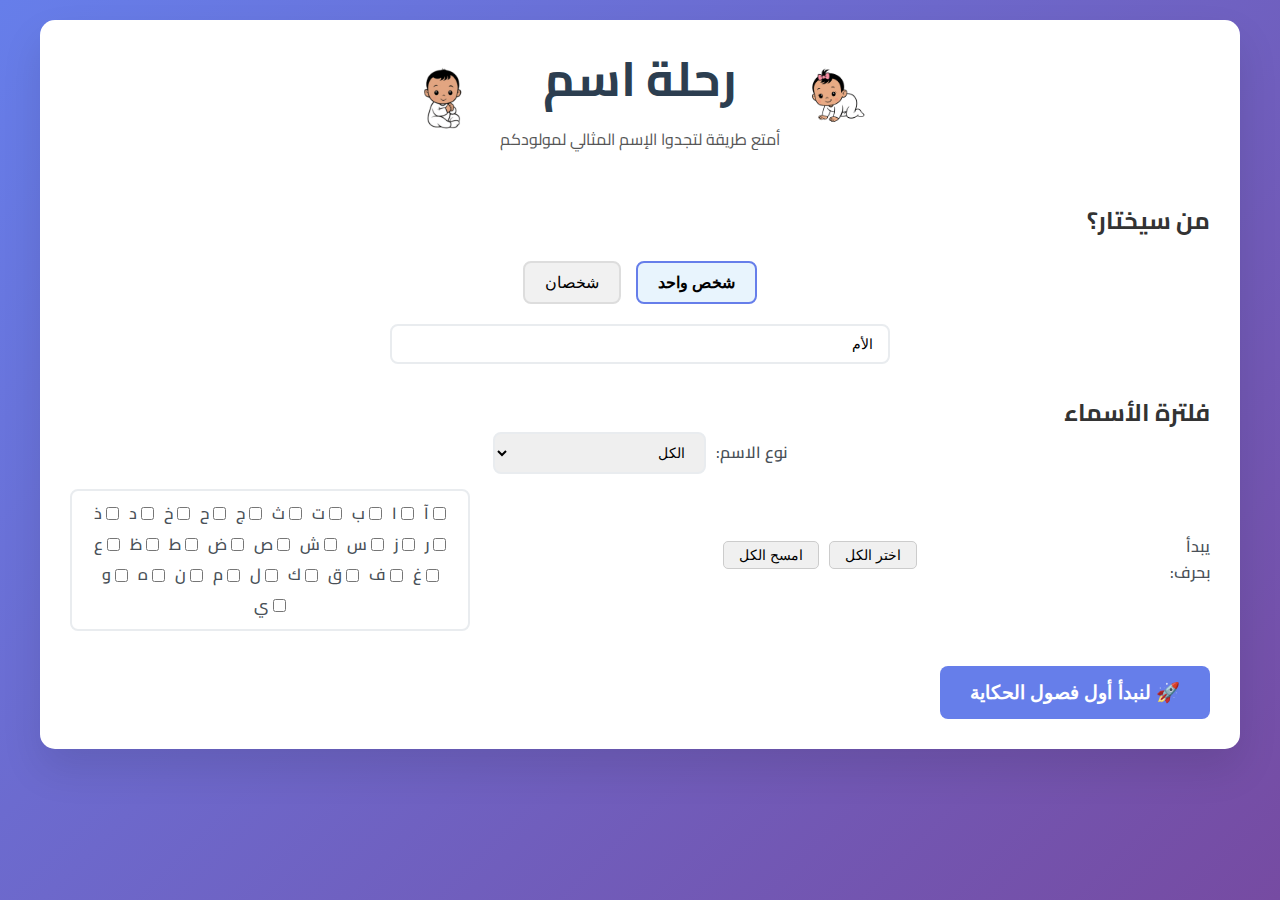
<file: foundry/digital-tools/name-journey/index.html>
<!DOCTYPE html>
<html lang="ar" dir="rtl">
<head>
    <meta charset="UTF-8">
    <meta name="viewport" content="width=device-width, initial-scale=1.0">
    <meta name="description" content="معجم الأسماء العربية - طريقة ممتعة وتفاعلية لاختيار اسم المولود المثالي">
    <title>رحلة اسم | من معجم الأسماء العربية الشامل</title>

    <!-- Link to the external CSS file -->
    <link rel="stylesheet" href="style.css">
	<link rel="preconnect" href="https://fonts.googleapis.com">
	<link rel="preconnect" href="https://fonts.gstatic.com" crossorigin>
	<link href="https://fonts.googleapis.com/css2?family=Cairo:wght@400;700&display=swap" rel="stylesheet">

    <!-- Link to the external JavaScript file, 'defer' ensures it runs after the HTML is parsed -->
    <script src="script.js" defer></script>
</head>
<body>
    <div class="container">
        <!-- =========== SETUP SCREEN =========== -->
        <div id="setup-screen">
			<div class="header setup-header">
				<div class="header-content">
					<img src="images/baby1.png" alt="صورة طفل رضيع" class="header-baby-photo">
					
					<div class="header-text">
						<h1>رحلة اسم </h1>
						<p>أمتع طريقة لتجدوا الإسم المثالي لمولودكم</p>
					</div>
					
					<img src="images/baby2.png" alt="صورة طفل رضيع آخر" class="header-baby-photo">
				</div>
			</div>
            <div class="view-content">
                <h2>من سيختار؟</h2>
                <div class="player-selection">
                    <button id="one-player-btn" class="player-btn active">شخص واحد</button>
                    <button id="two-player-btn" class="player-btn">شخصان</button>
                </div>
                <div class="player-inputs">
                    <input type="text" id="parent1-name" value="الأم" aria-label="اسم اللاعب الأول">
                    <input type="text" id="parent2-name" value="الأب" style="display: none;" aria-label="اسم اللاعب الثاني">
                </div>

                <h2>فلترة الأسماء</h2>
                <div class="filter-group">
                    <label for="game-gender-filter">نوع الاسم:</label>
                    <select id="game-gender-filter">
						<option value="all">الكل</option>
						<option value="male-mixed">أسماء الذكور (مع المشترك)</option> <!-- NEW -->
						<option value="female-mixed">أسماء الإناث (مع المشترك)</option> <!-- NEW -->
						<option value="m">ذكر فقط</option>
						<option value="f">أنثى فقط</option>
						<option value="x">مشترك فقط</option>
					</select>
                </div>
                <div class="filter-group">
                    <label for="game-letter-filter">يبدأ بحرف:</label>
					    <div class="letter-filter-controls">
							<button id="select-all-letters-btn" class="filter-btn">اختر الكل</button>
							<button id="deselect-all-letters-btn" class="filter-btn">امسح الكل</button>
						</div>
					<div id="letter-filter-container" class="letter-filter-container">
						<!-- Checkboxes will be dynamically inserted here by JS -->
					</div>
                </div>
                <button id="start-game-btn" class="action-btn">🚀 لنبدأ أول فصول الحكاية</button>
            </div>
        </div>

        <!-- =========== SWIPING SCREEN =========== -->
        <div id="swiping-screen" class="view" style="display:none;">
            <div class="header">
                <h1 id="turn-indicator">دورك يا</h1>
				<div id="swipe-stats" class="swipe-stats"></div>
            </div>
            <div class="swipe-deck" id="swipe-deck">
                <div id="name-card-placeholder" class="card-placeholder">
                    <div class="loader"></div>
                    <p>جاري تحضير البطاقات...</p>
                </div>
                <!-- Name cards will be injected here by JS -->
            </div>
            <div class="swipe-controls">
                <button id="undo-btn" class="control-btn" aria-label="تراجع">↪️</button>
                <button id="view-list-btn" class="control-btn" aria-label="عرض القائمة">📜</button>
                <button id="finish-swipe-btn" class="action-btn">إنهاء</button>
            </div>
        </div>

        <!-- =========== RANKING SCREEN ("This vs. That") =========== -->
        <div id="ranking-screen" class="view" style="display:none;">
            <div class="header">
                <h1>أيهما تفضل؟</h1>
                <p>رتب قائمتك المختصرة</p>
            </div>
            <div class="ranking-arena">
                <button class="vs-card" id="choice-a"></button>
                <div class="vs-separator">أو</div>
                <button class="vs-card" id="choice-b"></button>
            </div>
            <div id="ranking-progress"></div>
        </div>

        <!-- =========== HANDOFF SCREEN =========== -->
        <div id="handoff-screen" class="view" style="display:none;">
            <div class="view-content center-content">
                <h2>رائع!</h2>
                <p id="handoff-message">الآن جاء دورك يا</p>
                <button id="next-player-btn" class="action-btn">أنا مستعد</button>
            </div>
        </div>

        <!-- =========== RESULTS SCREEN =========== -->
        <div id="results-screen" class="view" style="display:none;">
            <div class="header">
                <h1>النتائج النهائية</h1>
                <p id="results-subtitle">الأسماء التي اتفق عليها كلاكما، مرتبة حسب التوافق</p>
            </div>
            <div id="final-list-container" class="view-content">
                <!-- Final results will be shown here -->
            </div>

		    <div class="creator-credit">
		        <p>
		            A tool crafted with care by <strong>Ahmed El Amine</strong>.
		            <br>
		            <a href="../../../index.html">>Explore more projects at ahmedelamine.com →</a>
		        </p>
		    </div>
			
             <button id="restart-btn" class="action-btn">إبدأ من جديد</button>
        </div>

        <!-- =========== MODAL for viewing list =========== -->
        <div id="liked-list-modal" class="modal" style="display:none;">
            <div class="modal-content">
                <span class="close-btn" aria-label="إغلاق">&times;</span>
                <h2>الأسماء المفضلة</h2>
                <ul id="liked-list-ul"></ul>
            </div>
        </div>
    </div>
</body>

</html>
</file>
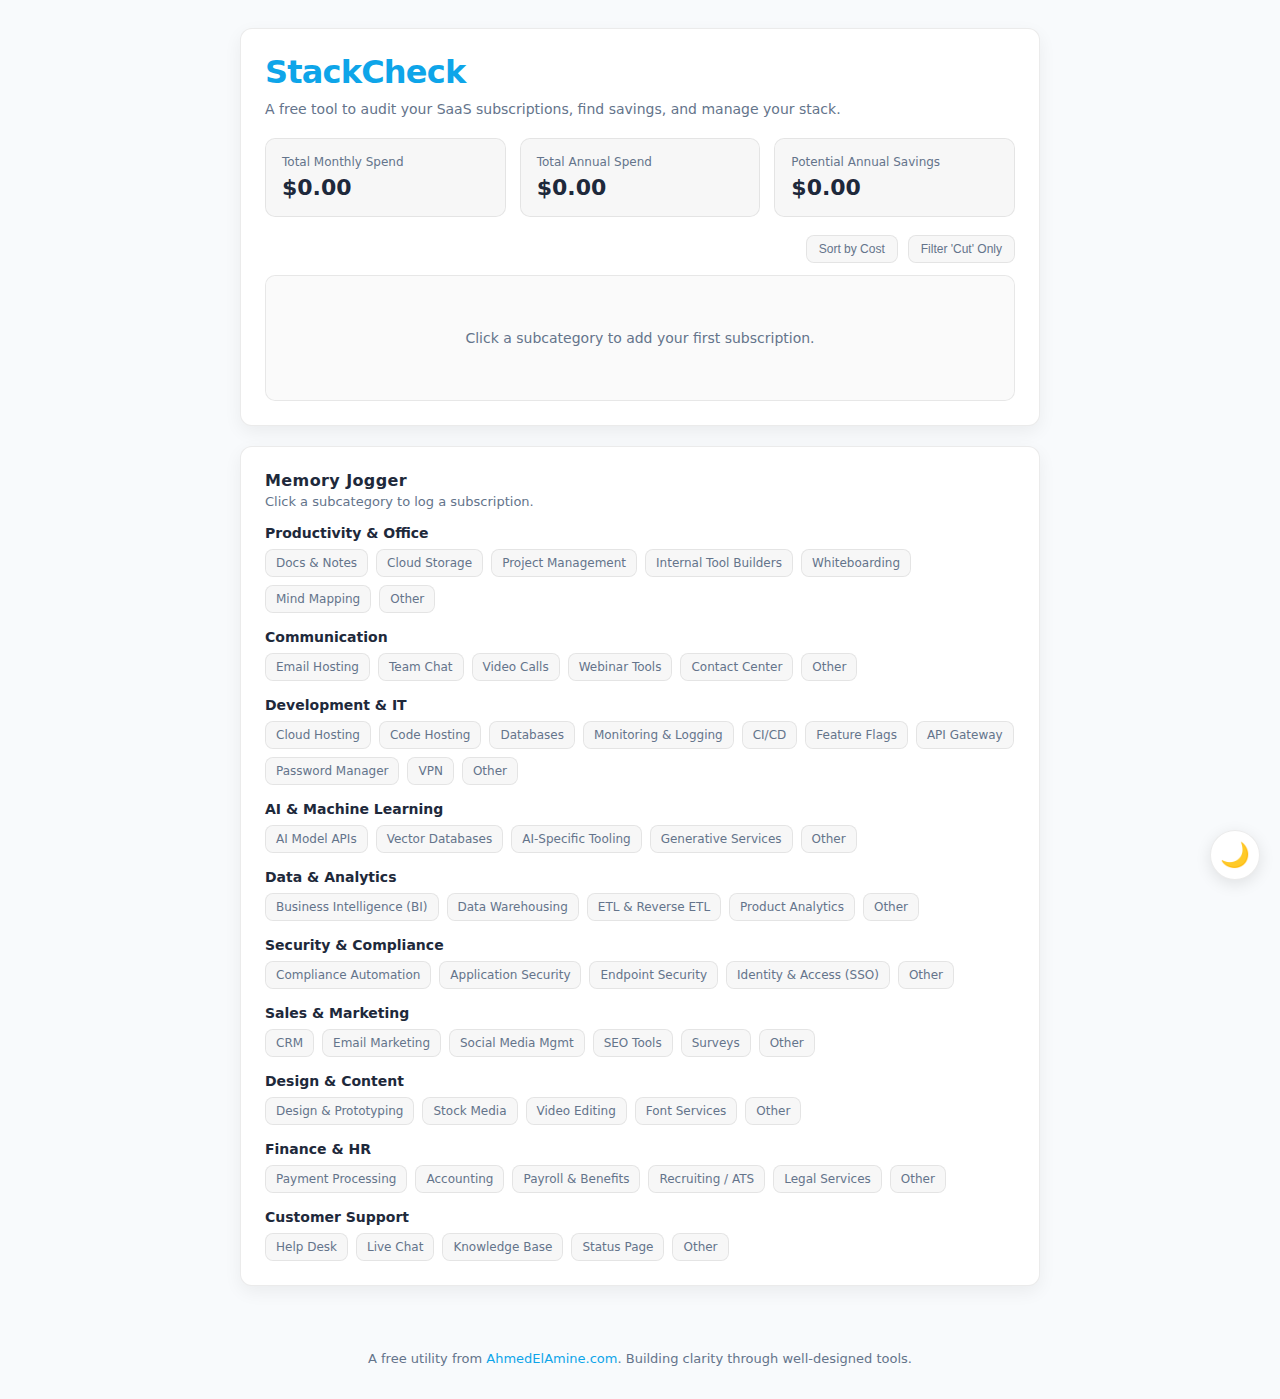
<file: foundry/digital-tools/StackCheck/index.html>
<!doctype html>
<html lang="en">

<head>
  <meta charset="utf-8" />
  <meta name="viewport" content="width=device-width,initial-scale=1" />
  <title>StackCheck: The Free SaaS Subscription Auditor</title>
  <link rel="stylesheet" href="style.css">
</head>

<body>
  <main class="wrap" id="app">
    <!-- Top Section: Auditor & KPIs -->
    <section class="panel auditor" aria-labelledby="auditor-heading">
      <h2 id="auditor-heading" class="auditor-title">StackCheck</h2>
      <p class="muted-small">A free tool to audit your SaaS subscriptions, find savings, and manage your stack.</p>
      
      <div class="kpi-summary">
        <div class="metric">
          <small>Total Monthly Spend</small>
          <div class="value" id="totalMonthlySpend">$0.00</div>
        </div>
        <div class="metric">
          <small>Total Annual Spend</small>
          <div class="value" id="totalAnnualSpend">$0.00</div>
        </div>
        <div class="metric">
          <small>Potential Annual Savings</small>
          <div class="value" id="potentialSavings">$0.00</div>
        </div>
      </div>

      <!-- Controls for Sorting and Filtering -->
      <div class="list-controls">
        <button class="btn-control" id="sortBtn">Sort by Cost</button>
        <button class="btn-control" id="filterBtn">Filter 'Cut' Only</button>
      </div>

      <div class="list" id="subscriptionList" aria-live="polite">
        <div id="emptyState" class="empty">
          <p>Click a subcategory from the Memory Jogger to add your first subscription.</p>
        </div>
      </div>
    </section>

    <!-- Bottom Section: Memory Jogger -->
    <aside class="panel jogger" aria-label="Memory Jogger">
      <h2>Memory Jogger</h2>
      <p>Click a subcategory to log a subscription.</p>

      <div class="category">
        <h3>Productivity & Office</h3>
        <div class="subs">
          <button class="chip" data-category="Productivity & Office" data-subcategory="Docs & Notes" data-description="Tools for creating documents, wikis, and notes (e.g., Notion, Confluence).">Docs & Notes</button>
          <button class="chip" data-category="Productivity & Office" data-subcategory="Cloud Storage" data-description="Services for file storage and synchronization (e.g., Dropbox, Google Drive).">Cloud Storage</button>
          <button class="chip" data-category="Productivity & Office" data-subcategory="Project Management" data-description="Platforms for organizing tasks, timelines, and team collaboration (e.g., Asana, Jira).">Project Management</button>
          <button class="chip" data-category="Productivity & Office" data-subcategory="Internal Tool Builders" data-description="Low-code platforms for creating admin panels and internal apps (e.g., Retool, Appsmith).">Internal Tool Builders</button>
          <button class="chip" data-category="Productivity & Office" data-subcategory="Whiteboarding" data-description="Digital canvases for brainstorming and visual collaboration (e.g., Miro, FigJam).">Whiteboarding</button>
          <button class="chip" data-category="Productivity & Office" data-subcategory="Mind Mapping" data-description="Tools for organizing thoughts and ideas visually (e.g., MindMeister, XMind).">Mind Mapping</button>
          <button class="chip" data-category="Productivity & Office" data-subcategory="Other" data-description="Any service that doesn't fit into the predefined categories.">Other</button>
        </div>
      </div>

      <div class="category">
        <h3>Communication</h3>
        <div class="subs">
          <button class="chip" data-category="Communication" data-subcategory="Email Hosting" data-description="Professional email services for your domain (e.g., Google Workspace, Fastmail).">Email Hosting</button>
          <button class="chip" data-category="Communication" data-subcategory="Team Chat" data-description="Real-time messaging platforms for teams (e.g., Slack, Microsoft Teams).">Team Chat</button>
          <button class="chip" data-category="Communication" data-subcategory="Video Calls" data-description="Software for virtual meetings and video conferencing (e.g., Zoom, Google Meet).">Video Calls</button>
          <button class="chip" data-category="Communication" data-subcategory="Webinar Tools" data-description="Platforms for hosting online presentations and webinars (e.g., Livestorm, Demio).">Webinar Tools</button>
          <button class="chip" data-category="Communication" data-subcategory="Contact Center" data-description="Cloud-based phone systems and call center software (e.g., Aircall, Dialpad).">Contact Center</button>
          <button class="chip" data-category="Communication" data-subcategory="Other" data-description="Any service that doesn't fit into the predefined categories.">Other</button>
        </div>
      </div>

      <div class="category">
        <h3>Development & IT</h3>
        <div class="subs">
          <button class="chip" data-category="Development & IT" data-subcategory="Cloud Hosting" data-description="Infrastructure for deploying and running applications (e.g., Vercel, AWS, DigitalOcean).">Cloud Hosting</button>
          <button class="chip" data-category="Development & IT" data-subcategory="Code Hosting" data-description="Services for storing and managing source code repositories (e.g., GitHub, GitLab).">Code Hosting</button>
          <button class="chip" data-category="Development & IT" data-subcategory="Databases" data-description="Managed database services (e.g., MongoDB Atlas, PlanetScale, Supabase).">Databases</button>
          <button class="chip" data-category="Development & IT" data-subcategory="Monitoring & Logging" data-description="Tools for observing application performance and errors (e.g., Datadog, Sentry).">Monitoring & Logging</button>
          <button class="chip" data-category="Development & IT" data-subcategory="CI/CD" data-description="Services for automating software builds, tests, and deployments (e.g., GitHub Actions, CircleCI).">CI/CD</button>
          <button class="chip" data-category="Development & IT" data-subcategory="Feature Flags" data-description="Platforms for controlling feature rollouts and A/B testing (e.g., LaunchDarkly).">Feature Flags</button>
          <button class="chip" data-category="Development & IT" data-subcategory="API Gateway" data-description="Tools for managing, securing, and routing API traffic (e.g., Kong, Apigee).">API Gateway</button>
          <button class="chip" data-category="Development & IT" data-subcategory="Password Manager" data-description="Secure vaults for storing and sharing team credentials (e.g., 1Password, LastPass).">Password Manager</button>
          <button class="chip" data-category="Development & IT" data-subcategory="VPN" data-description="Virtual Private Network services for secure internet access (e.g., NordVPN, Mullvad).">VPN</button>
          <button class="chip" data-category="Development & IT" data-subcategory="Other" data-description="Any service that doesn't fit into the predefined categories.">Other</button>
        </div>
      </div>
      
      <div class="category">
        <h3>AI & Machine Learning</h3>
        <div class="subs">
          <button class="chip" data-category="AI & Machine Learning" data-subcategory="AI Model APIs" data-description="Pay-per-use access to large language or diffusion models (e.g., OpenAI, Anthropic).">AI Model APIs</button>
          <button class="chip" data-category="AI & Machine Learning" data-subcategory="Vector Databases" data-description="Specialized databases for AI applications and semantic search (e.g., Pinecone, Weaviate).">Vector Databases</button>
          <button class="chip" data-category="AI & Machine Learning" data-subcategory="AI-Specific Tooling" data-description="Observability, prompt management, or fine-tuning platforms (e.g., LangSmith, Weights & Biases).">AI-Specific Tooling</button>
          <button class="chip" data-category="AI & Machine Learning" data-subcategory="Generative Services" data-description="Specialized services for generating images, voice, or video (e.g., Midjourney, ElevenLabs).">Generative Services</button>
          <button class="chip" data-category="AI & Machine Learning" data-subcategory="Other" data-description="Any service that doesn't fit into the predefined categories.">Other</button>
        </div>
      </div>

      <div class="category">
        <h3>Data & Analytics</h3>
        <div class="subs">
          <button class="chip" data-category="Data & Analytics" data-subcategory="Business Intelligence (BI)" data-description="Tools for creating dashboards and analyzing business data (e.g., Tableau, Looker, Metabase).">Business Intelligence (BI)</button>
          <button class="chip" data-category="Data & Analytics" data-subcategory="Data Warehousing" data-description="Central repositories for storing and querying large datasets (e.g., Snowflake, BigQuery).">Data Warehousing</button>
          <button class="chip" data-category="Data & Analytics" data-subcategory="ETL & Reverse ETL" data-description="Services for moving data between apps and your warehouse (e.g., Fivetran, Hightouch).">ETL & Reverse ETL</button>
          <button class="chip" data-category="Data & Analytics" data-subcategory="Product Analytics" data-description="Platforms for tracking and understanding user behavior in your app (e.g., Mixpanel, Amplitude).">Product Analytics</button>
          <button class="chip" data-category="Data & Analytics" data-subcategory="Other" data-description="Any service that doesn't fit into the predefined categories.">Other</button>
        </div>
      </div>

      <div class="category">
        <h3>Security & Compliance</h3>
        <div class="subs">
          <button class="chip" data-category="Security & Compliance" data-subcategory="Compliance Automation" data-description="Platforms to automate and monitor security compliance (e.g., Vanta, Drata).">Compliance Automation</button>
          <button class="chip" data-category="Security & Compliance" data-subcategory="Application Security" data-description="Tools for scanning code and dependencies for vulnerabilities (e.g., Snyk).">Application Security</button>
          <button class="chip" data-category="Security & Compliance" data-subcategory="Endpoint Security" data-description="Software to protect employee computers from threats (e.g., CrowdStrike).">Endpoint Security</button>
          <button class="chip" data-category="Security & Compliance" data-subcategory="Identity & Access (SSO)" data-description="Services for managing user login and permissions (e.g., Okta, Auth0).">Identity & Access (SSO)</button>
          <button class="chip" data-category="Security & Compliance" data-subcategory="Other" data-description="Any service that doesn't fit into the predefined categories.">Other</button>
        </div>
      </div>

      <div class="category">
        <h3>Sales & Marketing</h3>
        <div class="subs">
          <button class="chip" data-category="Sales & Marketing" data-subcategory="CRM" data-description="Customer Relationship Management software to track leads and deals (e.g., HubSpot, Salesforce).">CRM</button>
          <button class="chip" data-category="Sales & Marketing" data-subcategory="Email Marketing" data-description="Tools for sending newsletters and marketing campaigns (e.g., Mailchimp, ConvertKit).">Email Marketing</button>
          <button class="chip" data-category="Sales & Marketing" data-subcategory="Social Media Management" data-description="Platforms for scheduling and monitoring social media posts (e.g., Buffer, Hootsuite).">Social Media Mgmt</button>
          <button class="chip" data-category="Sales & Marketing" data-subcategory="SEO Tools" data-description="Software for keyword research and tracking search engine rankings (e.g., Ahrefs, Semrush).">SEO Tools</button>
          <button class="chip" data-category="Sales & Marketing" data-subcategory="Surveys" data-description="Tools for creating and distributing surveys to users or customers (e.g., Typeform, SurveyMonkey).">Surveys</button>
          <button class="chip" data-category="Sales & Marketing" data-subcategory="Other" data-description="Any service that doesn't fit into the predefined categories.">Other</button>
        </div>
      </div>
      
      <div class="category">
        <h3>Design & Content</h3>
        <div class="subs">
          <button class="chip" data-category="Design & Content" data-subcategory="Design & Prototyping" data-description="Collaborative tools for UI/UX design and prototyping (e.g., Figma, Sketch).">Design & Prototyping</button>
          <button class="chip" data-category="Design & Content" data-subcategory="Stock Media" data-description="Subscriptions for royalty-free photos, videos, and illustrations (e.g., Shutterstock, Getty).">Stock Media</button>
          <button class="chip" data-category="Design & Content" data-subcategory="Video Editing" data-description="Cloud-based or desktop software for editing videos (e.g., Descript, Adobe Premiere Pro).">Video Editing</button>
          <button class="chip" data-category="Design & Content" data-subcategory="Font Services" data-description="Subscriptions for accessing a library of licensed web and desktop fonts (e.g., Adobe Fonts).">Font Services</button>
          <button class="chip" data-category="Design & Content" data-subcategory="Other" data-description="Any service that doesn't fit into the predefined categories.">Other</button>
        </div>
      </div>
      
      <div class="category">
        <h3>Finance & HR</h3>
        <div class="subs">
          <button class="chip" data-category="Finance & HR" data-subcategory="Payment Processing" data-description="Services that handle credit card payments and transactions (e.g., Stripe, Braintree).">Payment Processing</button>
          <button class="chip" data-category="Finance & HR" data-subcategory="Accounting" data-description="Software for bookkeeping, financial reporting, and invoicing (e.g., QuickBooks, Xero).">Accounting</button>
          <button class="chip" data-category="Finance & HR" data-subcategory="Payroll & Benefits" data-description="Platforms for managing employee payroll, taxes, and benefits (e.g., Gusto, Rippling).">Payroll & Benefits</button>
          <button class="chip" data-category="Finance & HR" data-subcategory="Recruiting / ATS" data-description="Applicant Tracking Systems for managing the hiring process (e.g., Lever, Greenhouse).">Recruiting / ATS</button>
          <button class="chip" data-category="Finance & HR" data-subcategory="Legal Services" data-description="Subscriptions for legal documents, e-signatures, or cap table management (e.g., Clerky, Carta).">Legal Services</button>
          <button class="chip" data-category="Finance & HR" data-subcategory="Other" data-description="Any service that doesn't fit into the predefined categories.">Other</button>
        </div>
      </div>

      <div class="category">
        <h3>Customer Support</h3>
        <div class="subs">
          <button class="chip" data-category="Customer Support" data-subcategory="Help Desk" data-description="Centralized platforms for managing customer support tickets (e.g., Intercom, Zendesk).">Help Desk</button>
          <button class="chip" data-category="Customer Support" data-subcategory="Live Chat" data-description="Software for providing real-time support on your website or app.">Live Chat</button>
          <button class="chip" data-category="Customer Support" data-subcategory="Knowledge Base" data-description="Tools for creating and hosting self-service help documentation for customers.">Knowledge Base</button>
          <button class="chip" data-category="Customer Support" data-subcategory="Status Page" data-description="Services for communicating system uptime and incidents to users (e.g., Statuspage.io).">Status Page</button>
          <button class="chip" data-category="Customer Support" data-subcategory="Other" data-description="Any service that doesn't fit into the predefined categories.">Other</button>
        </div>
      </div>
    </aside>

    <footer>
      <p>A free utility from <a href="https://AhmedElAmine.com" target="_blank" rel="noopener noreferrer">AhmedElAmine.com</a>. Building clarity through well-designed tools.</p>
    </footer>

  </main>

  <!-- Add/Edit Subscription Modal -->
  <div class="modal-backdrop" id="addSubscriptionModal" role="dialog" aria-modal="true" aria-labelledby="modalTitle" style="display: none;">
    <div class="modal">
      <form id="subscriptionForm" onsubmit="return false;">
        <h3 id="modalTitle">Add Subscription</h3>
        <p class="modal-description" id="modalSubcategoryDescription"></p>

        <div class="field">
          <label for="subscriptionName">Subscription Name</label>
          <input id="subscriptionName" type="text" required maxlength="80" />
        </div>

        <div class="field">
          <label for="subscriptionCost">Cost</label>
          <div class="cost-input-group">
            <span class="currency-symbol">$</span>
            <input id="subscriptionCost" type="number" min="0" step="0.01" required placeholder="0.00" />
            <button type="button" id="costPeriodToggle" class="period-toggle" data-period="month">/month</button>
          </div>
        </div>
        
        <div class="field">
          <label>Keep or Cut?</label>
          <div class="button-group-container" id="decision-group">
            <button type="button" class="choice-button keep selected" data-value="Keep">Keep</button>
            <button type="button" class="choice-button review" data-value="Review">Review</button>
            <button type="button" class="choice-button cut" data-value="Cut">Cut</button>
          </div>
        </div>
        
        <input type="hidden" id="formCategory" />
        <input type="hidden" id="formSubcategory" />

        <div class="form-actions">
          <button type="button" class="btn ghost" id="cancelModalBtn">Cancel</button>
          <button type="submit" class="btn" id="saveSubBtn">Save Subscription</button>
        </div>
      </form>
    </div>
  </div>

  <!-- Theme toggle button -->
  <div class="theme-toggle" id="themeToggle" title="Toggle Theme">
    <span id="themeIcon">🌙</span>
  </div>

  <script src="script.js"></script>
</body>
</html>
</file>
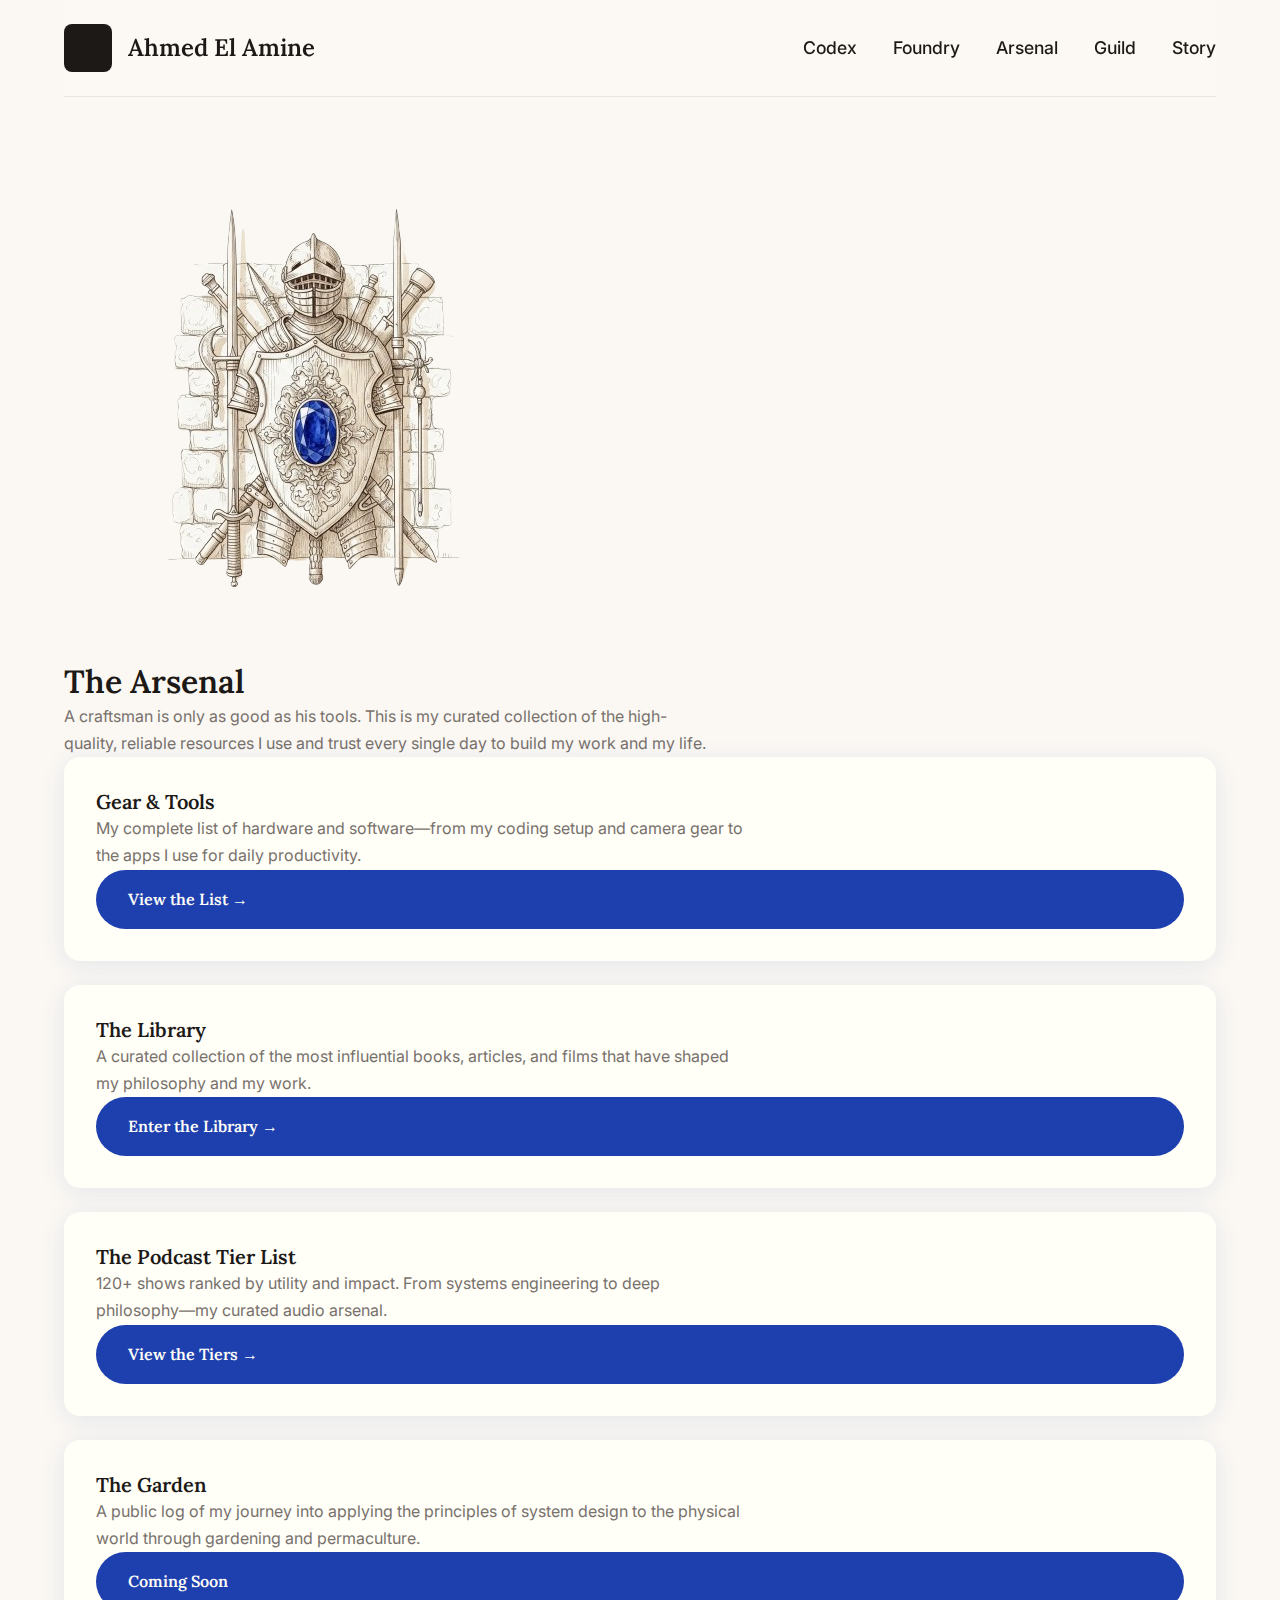
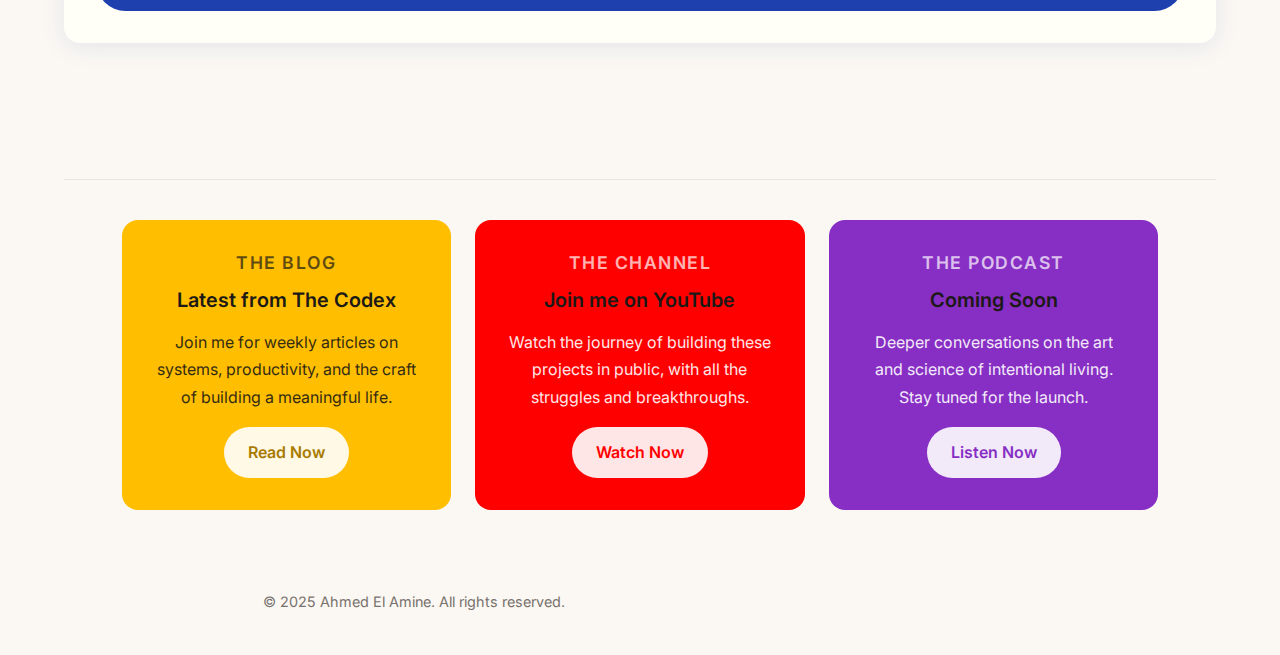
<file: arsenal.html>
<!DOCTYPE html>
<html lang="en">
<head>
    <meta charset="UTF-8">
    <meta name="viewport" content="width=device-width, initial-scale=1.0">
    <title>The Arsenal - Curated Resources | Ahmed El Amine</title>
    <link rel="stylesheet" href="style.css">
    <link rel="preconnect" href="https://fonts.googleapis.com">
    <link rel="preconnect" href="https://fonts.gstatic.com" crossorigin>
    <link href="https://fonts.googleapis.com/css2?family=Lora:wght@400;600&family=Inter:wght@300;400;500;600&display=swap" rel="stylesheet">
    <script defer src="https://cloud.umami.is/script.js" data-website-id="4c1f7e98-00c2-45f1-a71c-af051c51fc21"></script>
</head>
<body>
    <div class="container">
        <header class="site-header">
             <div class="header-content">
                <a href="index.html" class="logo">
                    <div class="logo-placeholder"></div>
                    <span class="logo-text">Ahmed El Amine</span>
                </a>
                <nav class="site-nav">
                    <a href="codex.html">Codex</a>
                    <a href="foundry.html">Foundry</a>
                    <a href="arsenal.html">Arsenal</a>
                    <a href="guild.html">Guild</a>
                    <a href="about.html">Story</a>
                </nav>
            </div>
        </header>

        <main>
            <!-- Hub Page Hero -->
            <section class="hub-hero">
                <img src="images/arsenal.webp" alt="The Arsenal Illustration" class="hub-hero-image">
                <div class="hub-hero-text">
                    <h1>The Arsenal</h1>
                    <p class="hub-subtitle">A craftsman is only as good as his tools. This is my curated collection of the high-quality, reliable resources I use and trust every single day to build my work and my life.</p>
                </div>
            </section>
            
            <!-- Hub Sub-Navigation -->
            <section class="section">
                 <div class="grid three-col"> <!-- Adjusted to three columns -->
                    <div class="panel hub-card">
                        <h3 class="category-title">Gear & Tools</h3>
                        <p>My complete list of hardware and software—from my coding setup and camera gear to the apps I use for daily productivity.</p>
                        <a href="#" class="cta-button hub-cta">View the List →</a>
                    </div>
                    <div class="panel hub-card">
                        <h3 class="category-title">The Library</h3>
                        <p>A curated collection of the most influential books, articles, and films that have shaped my philosophy and my work.</p>
                        <a href="#" class="cta-button hub-cta">Enter the Library →</a>
                    </div>
                    <div class="panel hub-card">
                        <h3 class="category-title">The Podcast Tier List</h3>
                        <p>120+ shows ranked by utility and impact. From systems engineering to deep philosophy—my curated audio arsenal.</p>
                        <a href="/arsenal/podcasts/index.html" class="cta-button hub-cta">View the Tiers →</a>
                    </div>
                    <div class="panel hub-card">
                        <h3 class="category-title">The Garden</h3>
                        <p>A public log of my journey into applying the principles of system design to the physical world through gardening and permaculture.</p>
                        <a href="#" class="cta-button hub-cta disabled">Coming Soon</a>
                    </div>
                </div>
            </section>
        </main>

        <footer class="site-footer">
             <div class="container">
                <div class="grid footer-grid">
                    <div class="footer-block codex-block">
                         <h4 class="panel-title">The Blog</h4>
                         <h3>Latest from The Codex</h3>
                         <p>Join me for weekly articles on systems, productivity, and the craft of building a meaningful life.</p>
                         <a href="#" class="invite-button">Read Now</a>
                    </div>
                    <div class="footer-block youtube-block">
                         <h4 class="panel-title">The Channel</h4>
                         <h3>Join me on YouTube</h3>
                         <p>Watch the journey of building these projects in public, with all the struggles and breakthroughs.</p>
                         <a href="#" class="invite-button">Watch Now</a>
                    </div>
                    <div class="footer-block podcast-block">
                         <h4 class="panel-title">The Podcast</h4>
                         <h3>Coming Soon</h3>
                         <p>Deeper conversations on the art and science of intentional living. Stay tuned for the launch.</p>
                         <a href="#" class="invite-button">Listen Now</a>
                    </div>
                </div>
                <p class="copyright">© 2025 Ahmed El Amine. All rights reserved.</p>
            </div>
        </footer>
    </div>
</body>

</html>
</file>
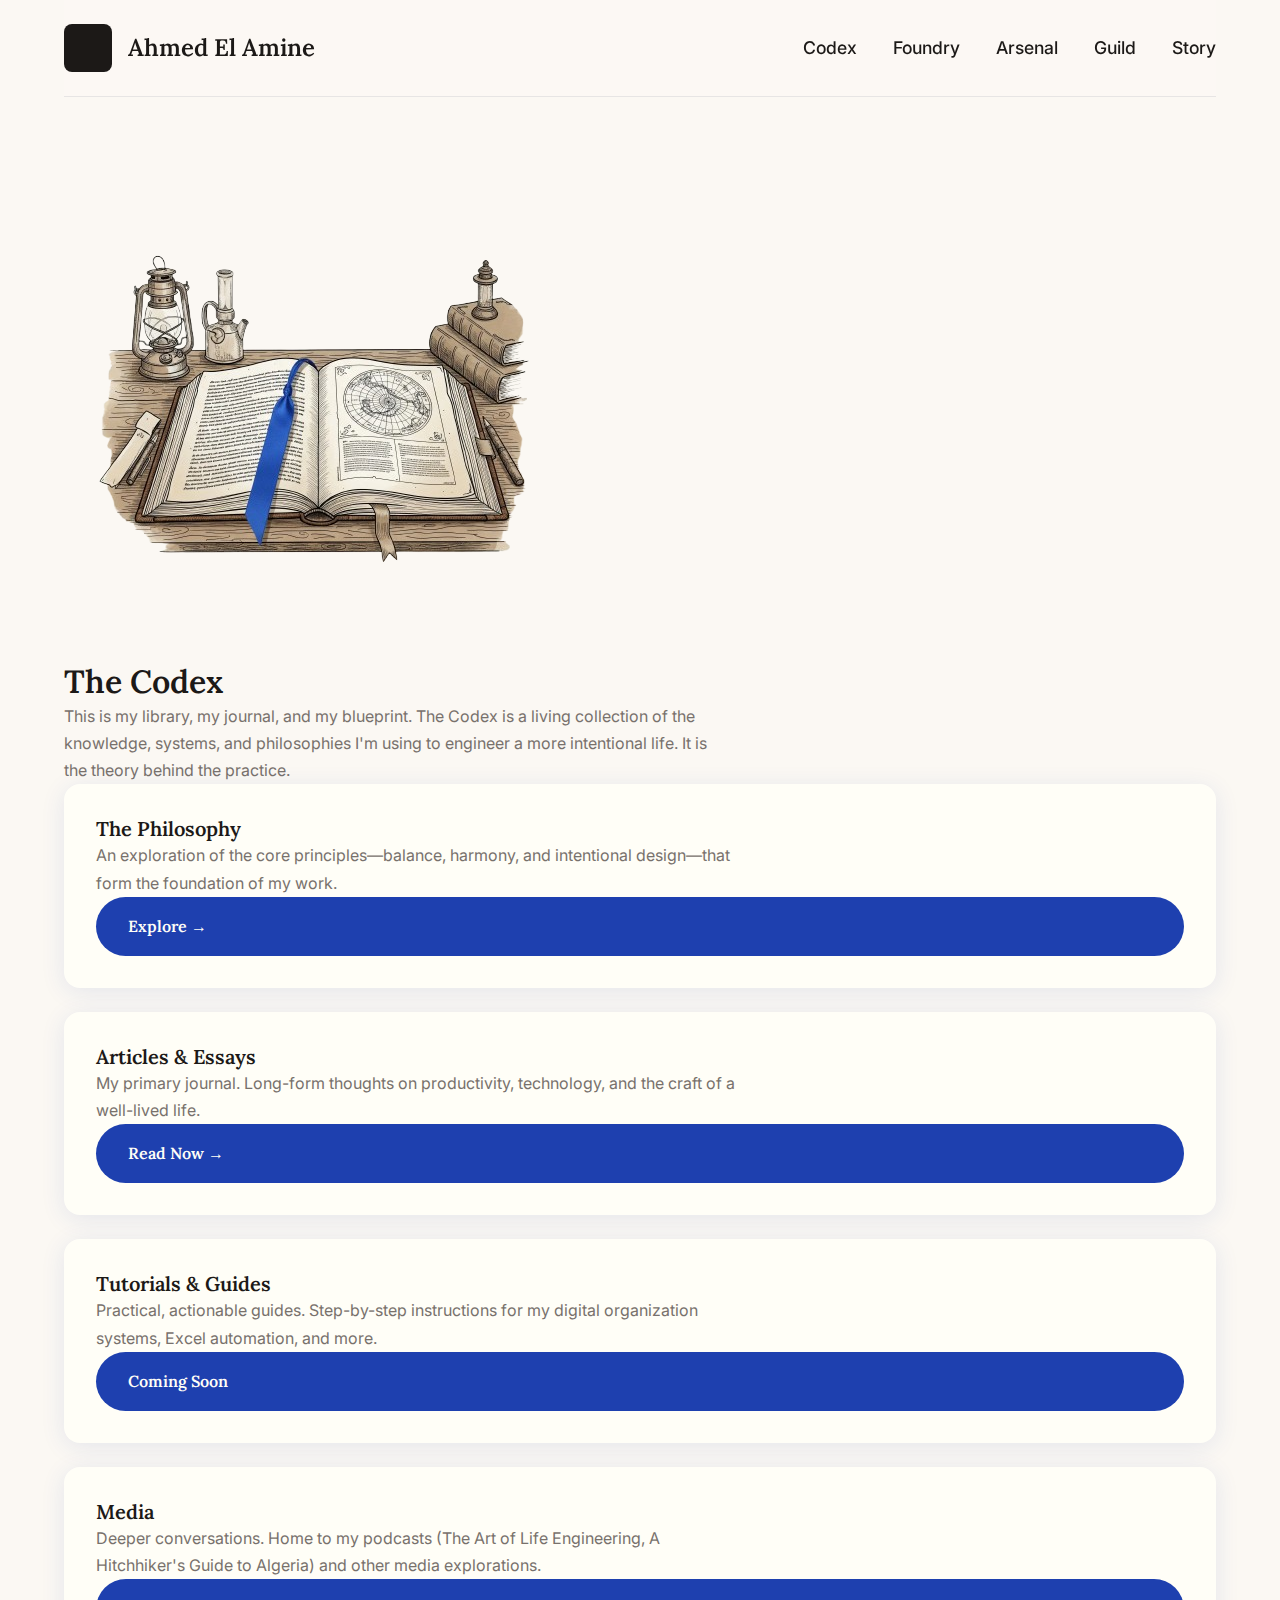
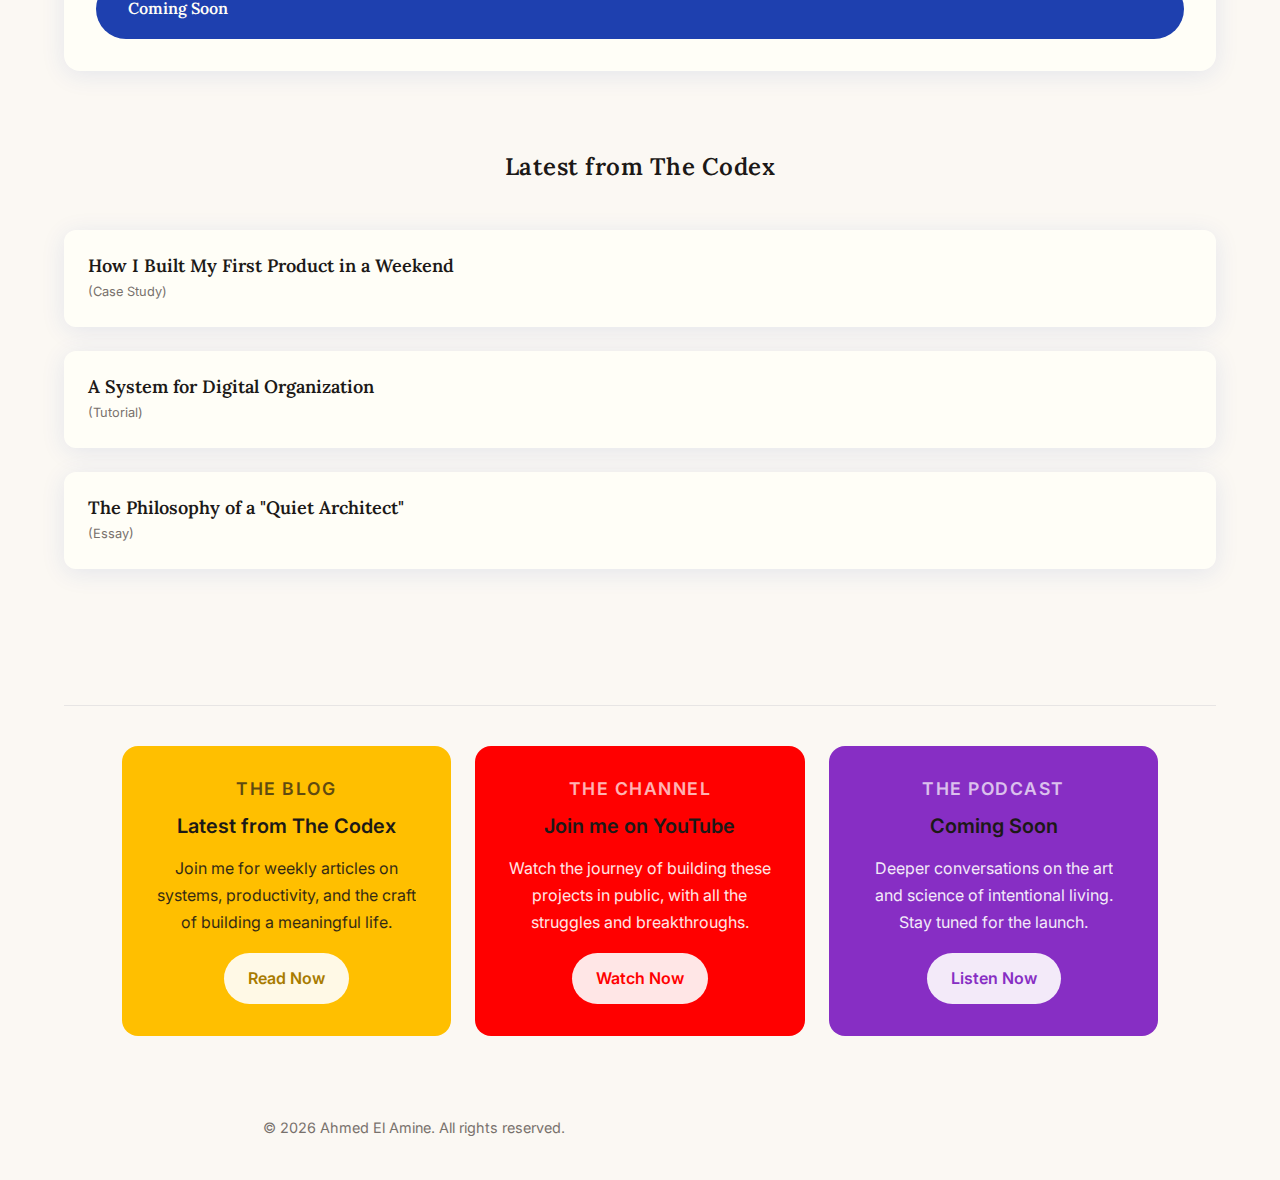
<file: codex.html>
<!DOCTYPE html>
<html lang="en">
<head>
    <meta charset="UTF-8">
    <meta name="viewport" content="width=device-width, initial-scale=1.0">
    <title>The Codex - Knowledge & Systems | Ahmed El Amine</title>
    <link rel="stylesheet" href="style.css">
    <link rel="preconnect" href="https://fonts.googleapis.com">
    <link rel="preconnect" href="https://fonts.gstatic.com" crossorigin>
    <link href="https://fonts.googleapis.com/css2?family=Lora:wght@400;600&family=Inter:wght@300;400;500;600&display=swap" rel="stylesheet">
    <script defer src="https://cloud.umami.is/script.js" data-website-id="4c1f7e98-00c2-45f1-a71c-af051c51fc21"></script>
</head>
<body>
    <div class="container">
        <header class="site-header">
            <div class="header-content">
                <a href="index.html" class="logo">
                    <div class="logo-placeholder"></div>
                    <span class="logo-text">Ahmed El Amine</span>
                </a>
                <nav class="site-nav">
                    <a href="codex.html">Codex</a>
                    <a href="foundry.html">Foundry</a>
                    <a href="arsenal.html">Arsenal</a>
                    <a href="guild.html">Guild</a>
                    <a href="about.html">Story</a>
                </nav>
            </div>
        </header>

        <main>
            <!-- Hub Page Hero -->
            <section class="hub-hero">
                <img src="images/codex.webp" alt="The Codex Illustration" class="hub-hero-image">
                <div class="hub-hero-text">
                    <h1>The Codex</h1>
                    <p class="hub-subtitle">This is my library, my journal, and my blueprint. The Codex is a living collection of the knowledge, systems, and philosophies I'm using to engineer a more intentional life. It is the theory behind the practice.</p>
                </div>
            </section>

            <!-- Hub Sub-Navigation -->
            <section class="section">
                <div class="grid two-col">
                    <div class="panel hub-card">
                        <h3 class="category-title">The Philosophy</h3>
                        <p>An exploration of the core principles—balance, harmony, and intentional design—that form the foundation of my work.</p>
                        <a href="#" class="cta-button hub-cta">Explore →</a>
                    </div>
                    <div class="panel hub-card">
                        <h3 class="category-title">Articles & Essays</h3>
                        <p>My primary journal. Long-form thoughts on productivity, technology, and the craft of a well-lived life.</p>
                        <a href="https://thriveby25.blogspot.com/" class="cta-button hub-cta" target="_blank">Read Now →</a>
                    </div>
                    <div class="panel hub-card">
                        <h3 class="category-title">Tutorials & Guides</h3>
                        <p>Practical, actionable guides. Step-by-step instructions for my digital organization systems, Excel automation, and more.</p>
                        <a href="#" class="cta-button hub-cta disabled">Coming Soon</a>
                    </div>
                    <div class="panel hub-card">
                        <h3 class="category-title">Media</h3>
                        <p>Deeper conversations. Home to my podcasts (The Art of Life Engineering, A Hitchhiker's Guide to Algeria) and other media explorations.</p>
                        <a href="#" class="cta-button hub-cta disabled">Coming Soon</a>
                    </div>
                </div>
            </section>

            <!-- Latest Additions (Example) -->
            <section class="section">
                <h2 class="section-title">Latest from The Codex</h2>
                <div class="grid three-col">
                    <div class="work-tile">
                        <h3>How I Built My First Product in a Weekend</h3>
                        <p class="category">(Case Study)</p>
                    </div>
                    <div class="work-tile">
                        <h3>A System for Digital Organization</h3>
                        <p class="category">(Tutorial)</p>
                    </div>
                     <div class="work-tile">
                        <h3>The Philosophy of a "Quiet Architect"</h3>
                        <p class="category">(Essay)</p>
                    </div>
                </div>
            </section>
        </main>

        <footer class="site-footer">
             <div class="container">
                <div class="grid footer-grid">
                    <div class="footer-block codex-block">
                         <h4 class="panel-title">The Blog</h4>
                         <h3>Latest from The Codex</h3>
                         <p>Join me for weekly articles on systems, productivity, and the craft of building a meaningful life.</p>
                         <a href="#" class="invite-button">Read Now</a>
                    </div>
                    <div class="footer-block youtube-block">
                         <h4 class="panel-title">The Channel</h4>
                         <h3>Join me on YouTube</h3>
                         <p>Watch the journey of building these projects in public, with all the struggles and breakthroughs.</p>
                         <a href="#" class="invite-button">Watch Now</a>
                    </div>
                    <div class="footer-block podcast-block">
                         <h4 class="panel-title">The Podcast</h4>
                         <h3>Coming Soon</h3>
                         <p>Deeper conversations on the art and science of intentional living. Stay tuned for the launch.</p>
                         <a href="#" class="invite-button">Listen Now</a>
                    </div>
                </div>
                <p class="copyright">© 2026 Ahmed El Amine. All rights reserved.</p>
            </div>
        </footer>
    </div>
</body>

</html>
</file>
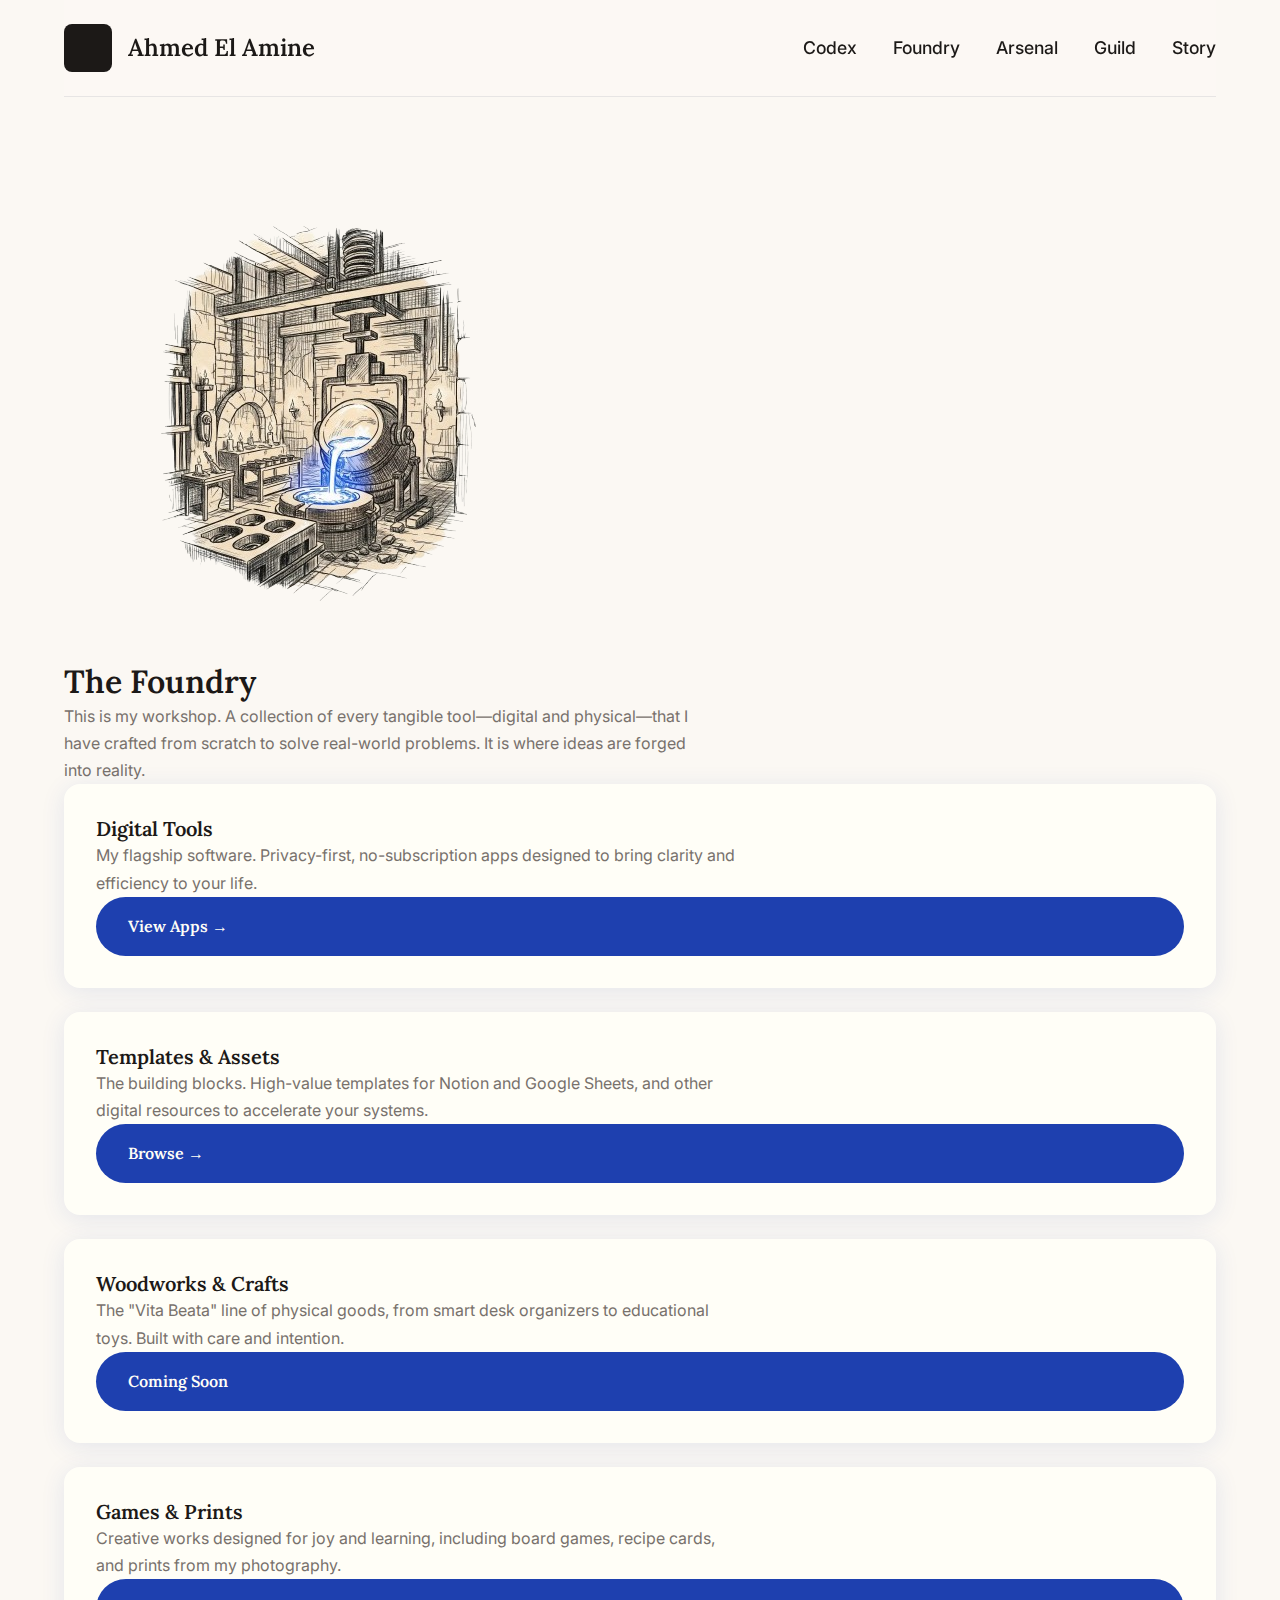
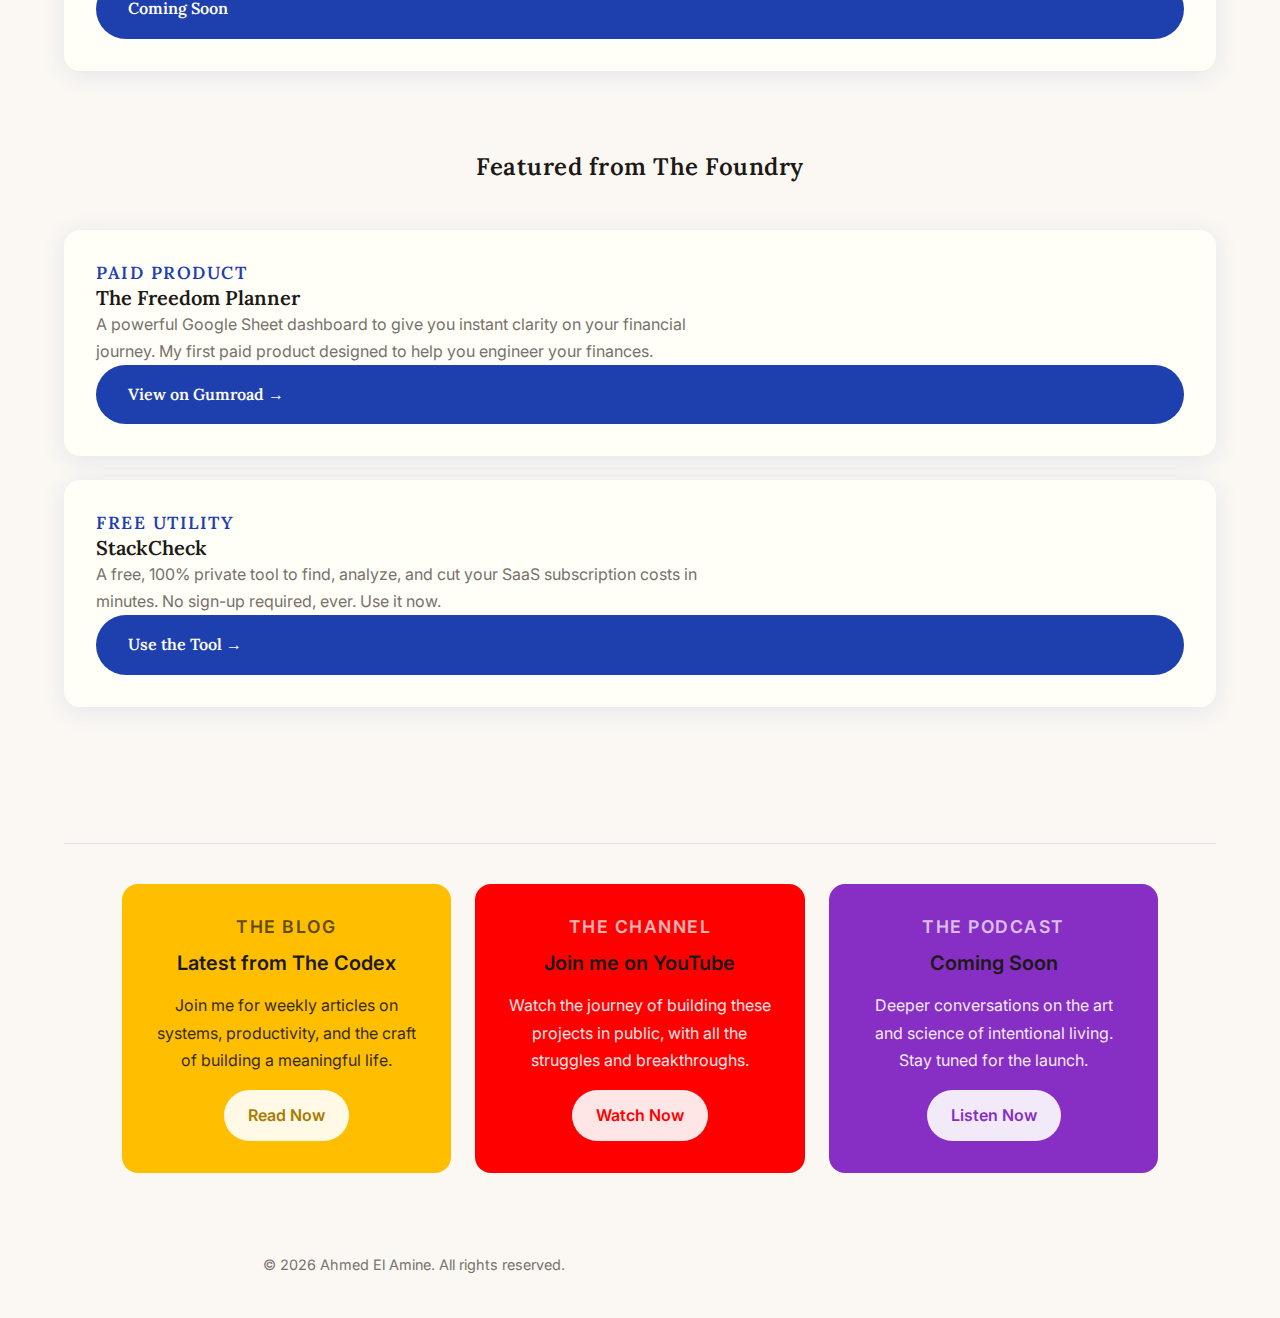
<file: foundry.html>
<!DOCTYPE html>
<html lang="en">
<head>
    <meta charset="UTF-8">
    <meta name="viewport" content="width=device-width, initial-scale=1.0">
    <title>The Foundry - Tools & Creations | Ahmed El Amine</title>
    <link rel="stylesheet" href="style.css">
    <link rel="preconnect" href="https://fonts.googleapis.com">
    <link rel="preconnect" href="https://fonts.gstatic.com" crossorigin>
    <link href="https://fonts.googleapis.com/css2?family=Lora:wght@400;600&family=Inter:wght@300;400;500;600&display=swap" rel="stylesheet">
    <script defer src="https://cloud.umami.is/script.js" data-website-id="4c1f7e98-00c2-45f1-a71c-af051c51fc21"></script>
</head>
<body>
    <div class="container">
        <header class="site-header">
             <div class="header-content">
                <a href="index.html" class="logo">
                    <div class="logo-placeholder"></div>
                    <span class="logo-text">Ahmed El Amine</span>
                </a>
                <nav class="site-nav">
                    <a href="codex.html">Codex</a>
                    <a href="foundry.html">Foundry</a>
                    <a href="arsenal.html">Arsenal</a>
                    <a href="guild.html">Guild</a>
                    <a href="about.html">Story</a>
                </nav>
            </div>
        </header>

        <main>
            <!-- Hub Page Hero -->
            <section class="hub-hero">
                <img src="images/foundry.webp" alt="The Foundry Illustration" class="hub-hero-image">
                <div class="hub-hero-text">
                    <h1>The Foundry</h1>
                    <p class="hub-subtitle">This is my workshop. A collection of every tangible tool—digital and physical—that I have crafted from scratch to solve real-world problems. It is where ideas are forged into reality.</p>
                </div>
            </section>

            <!-- Hub Sub-Navigation (Links to the new Digital Tools page) -->
            <section class="section">
                 <div class="grid two-col">
                    <div class="panel hub-card">
                        <h3 class="category-title">Digital Tools</h3>
                        <p>My flagship software. Privacy-first, no-subscription apps designed to bring clarity and efficiency to your life.</p>
                        <!-- THIS LINK IS NOW ACTIVE -->
                        <a href="./foundry/digital-tools/" class="cta-button hub-cta">View Apps →</a>
                    </div>
                    <div class="panel hub-card">
                        <h3 class="category-title">Templates & Assets</h3>
                        <p>The building blocks. High-value templates for Notion and Google Sheets, and other digital resources to accelerate your systems.</p>
                        <!-- This can also link to the Digital Tools page or a future dedicated page -->
                        <a href="./foundry/digital-tools/" class="cta-button hub-cta">Browse →</a>
                    </div>
                    <div class="panel hub-card">
                        <h3 class="category-title">Woodworks & Crafts</h3>
                        <p>The "Vita Beata" line of physical goods, from smart desk organizers to educational toys. Built with care and intention.</p>
                        <a href="#" class="cta-button hub-cta disabled">Coming Soon</a>
                    </div>
                    <div class="panel hub-card">
                        <h3 class="category-title">Games & Prints</h3>
                        <p>Creative works designed for joy and learning, including board games, recipe cards, and prints from my photography.</p>
                        <a href="#" class="cta-button hub-cta disabled">Coming Soon</a>
                    </div>
                </div>
            </section>

             <!-- REVAMPED: Two-Column Featured Projects Section -->
            <section class="section">
                <h2 class="section-title">Featured from The Foundry</h2>
                <div class="grid two-col">
                    <!-- Featured Product: Freedom Planner -->
                    <div class="panel">
                        <h4 class="panel-title">Paid Product</h4>
                        <h3>The Freedom Planner</h3>
                        <p>A powerful Google Sheet dashboard to give you instant clarity on your financial journey. My first paid product designed to help you engineer your finances.</p>
                        <a href="https://electrone.gumroad.com/l/freedomplanner?offer_code=EARLYBIRD" class="cta-button" target="_blank" rel="noopener noreferrer">View on Gumroad →</a>
                    </div>
                    <!-- Featured Utility: StackCheck -->
                    <div class="panel">
                        <h4 class="panel-title">Free Utility</h4>
                        <h3>StackCheck</h3>
                        <p>A free, 100% private tool to find, analyze, and cut your SaaS subscription costs in minutes. No sign-up required, ever. Use it now.</p>
                        <a href="/foundry/digital-tools/StackCheck/" class="cta-button">Use the Tool →</a>
                    </div>
                </div>
            </section>
        </main>

               <footer class="site-footer">
             <div class="container">
                <div class="grid footer-grid">
                    <div class="footer-block codex-block">
                         <h4 class="panel-title">The Blog</h4>
                         <h3>Latest from The Codex</h3>
                         <p>Join me for weekly articles on systems, productivity, and the craft of building a meaningful life.</p>
                         <a href="#" class="invite-button">Read Now</a>
                    </div>
                    <div class="footer-block youtube-block">
                         <h4 class="panel-title">The Channel</h4>
                         <h3>Join me on YouTube</h3>
                         <p>Watch the journey of building these projects in public, with all the struggles and breakthroughs.</p>
                         <a href="#" class="invite-button">Watch Now</a>
                    </div>
                    <div class="footer-block podcast-block">
                         <h4 class="panel-title">The Podcast</h4>
                         <h3>Coming Soon</h3>
                         <p>Deeper conversations on the art and science of intentional living. Stay tuned for the launch.</p>
                         <a href="#" class="invite-button">Listen Now</a>
                    </div>
                </div>
                <p class="copyright">© 2026 Ahmed El Amine. All rights reserved.</p>
            </div>
        </footer>
    </div>
</body>
</html>
</file>
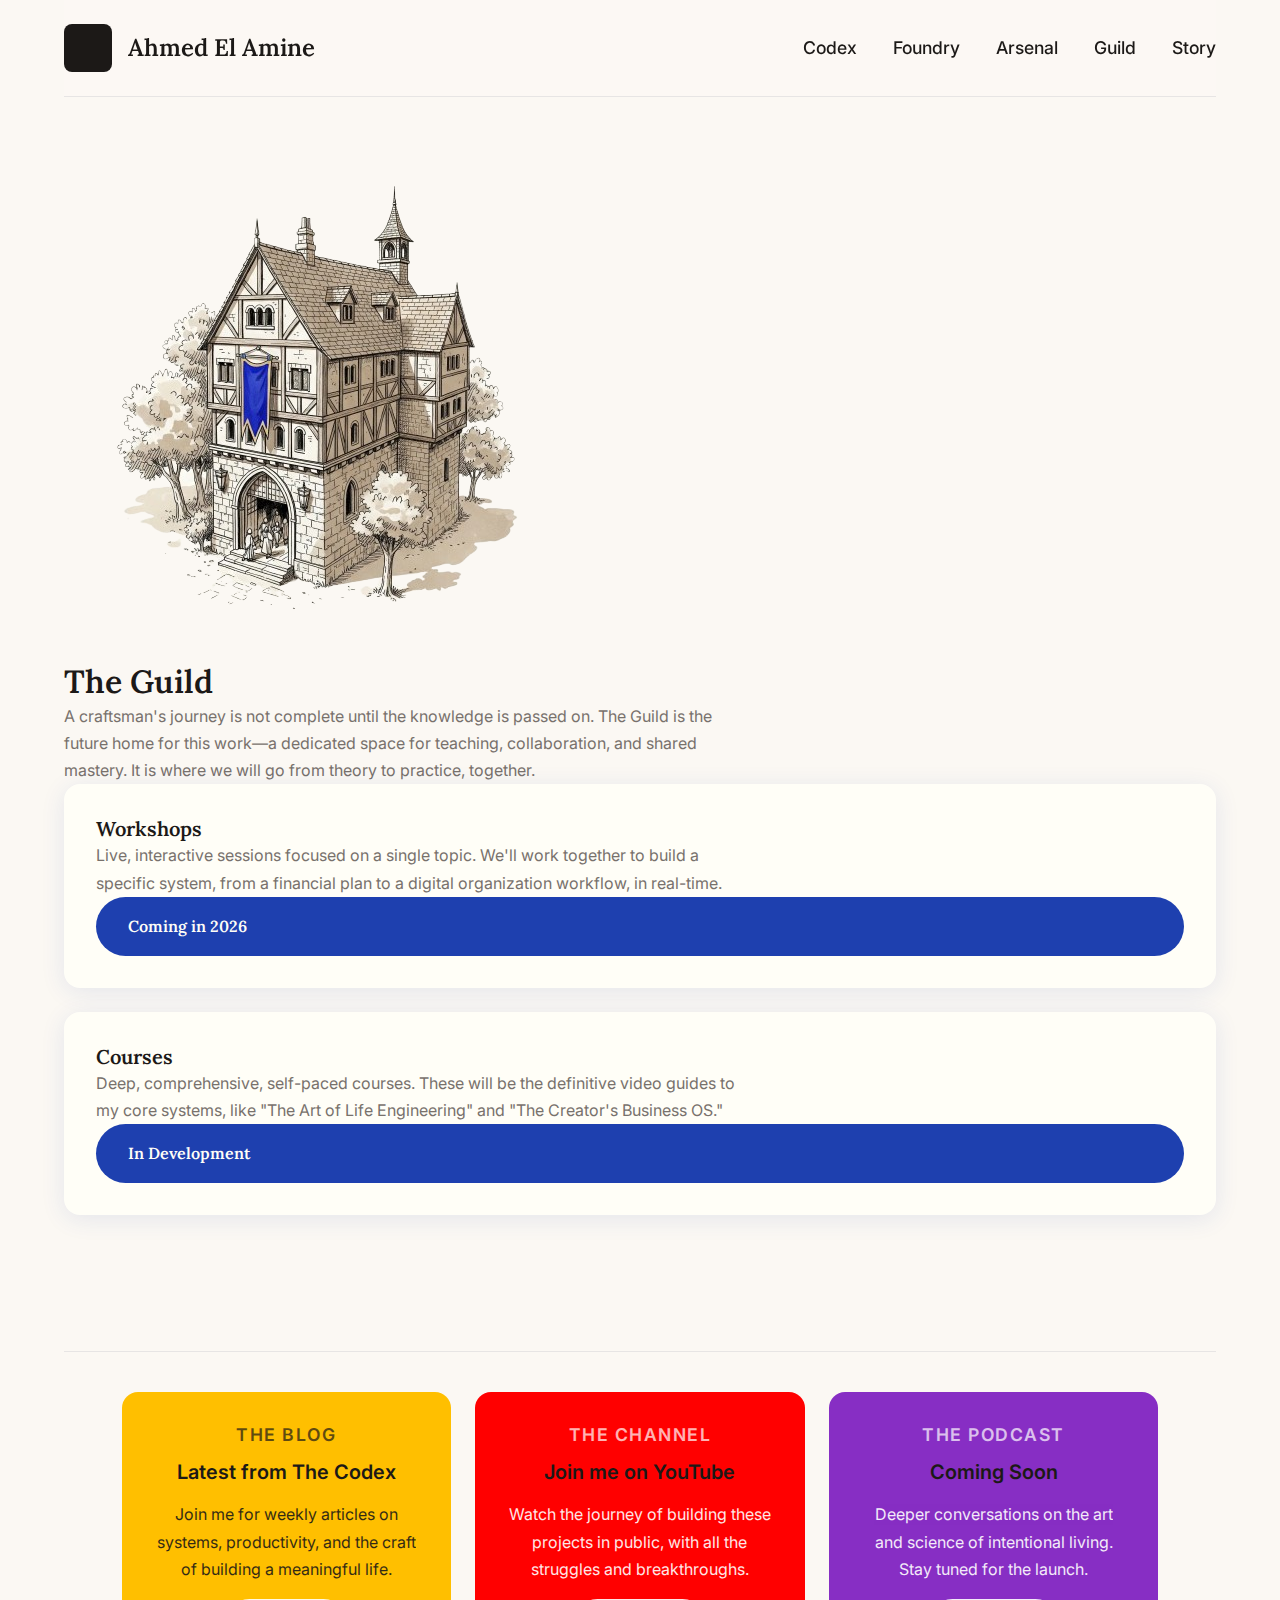
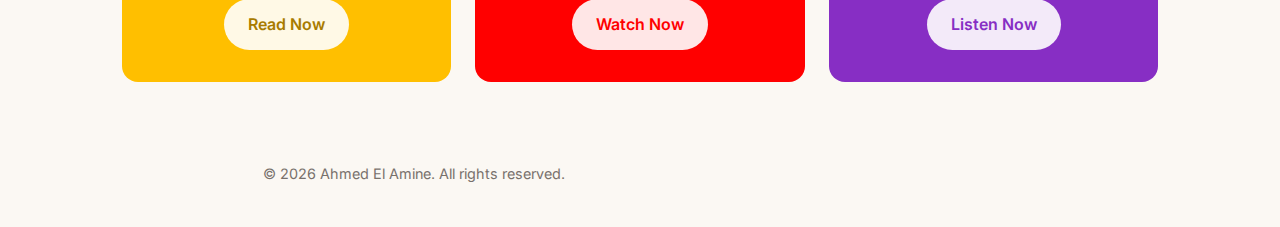
<file: guild.html>
<!DOCTYPE html>
<html lang="en">
<head>
    <meta charset="UTF-8">
    <meta name="viewport" content="width=device-width, initial-scale=1.0">
    <title>The Guild - Workshops & Courses | Ahmed El Amine</title>
    <link rel="stylesheet" href="style.css">
    <link rel="preconnect" href="https://fonts.googleapis.com">
    <link rel="preconnect" href="https://fonts.gstatic.com" crossorigin>
    <link href="https://fonts.googleapis.com/css2?family=Lora:wght@400;600&family=Inter:wght@300;400;500;600&display=swap" rel="stylesheet">
    <script defer src="https://cloud.umami.is/script.js" data-website-id="4c1f7e98-00c2-45f1-a71c-af051c51fc21"></script>
</head>
<body>
    <div class="container">
        <header class="site-header">
            <div class="header-content">
                <a href="index.html" class="logo">
                    <div class="logo-placeholder"></div>
                    <span class="logo-text">Ahmed El Amine</span>
                </a>
                <nav class="site-nav">
                    <a href="codex.html">Codex</a>
                    <a href="foundry.html">Foundry</a>
                    <a href="arsenal.html">Arsenal</a>
                    <a href="guild.html">Guild</a>
                    <a href="about.html">Story</a>
                </nav>
            </div>
        </header>

        <main>
            <!-- Hub Page Hero -->
            <section class="hub-hero">
                <img src="images/guild.webp" alt="The Guild Illustration" class="hub-hero-image">
                <div class="hub-hero-text">
                    <h1>The Guild</h1>
                    <p class="hub-subtitle">A craftsman's journey is not complete until the knowledge is passed on. The Guild is the future home for this work—a dedicated space for teaching, collaboration, and shared mastery. It is where we will go from theory to practice, together.</p>
                </div>
            </section>
            
            <!-- Hub Sub-Navigation -->
            <section class="section">
                 <div class="grid two-col">
                    <div class="panel hub-card">
                        <h3 class="category-title">Workshops</h3>
                        <p>Live, interactive sessions focused on a single topic. We'll work together to build a specific system, from a financial plan to a digital organization workflow, in real-time.</p>
                        <a href="#" class="cta-button hub-cta disabled">Coming in 2026</a>
                    </div>
                    <div class="panel hub-card">
                        <h3 class="category-title">Courses</h3>
                        <p>Deep, comprehensive, self-paced courses. These will be the definitive video guides to my core systems, like "The Art of Life Engineering" and "The Creator's Business OS."</p>
                        <a href="#" class="cta-button hub-cta disabled">In Development</a>
                    </div>
                </div>
            </section>
        </main>

        <footer class="site-footer">
             <div class="container">
                <div class="grid footer-grid">
                    <div class="footer-block codex-block">
                         <h4 class="panel-title">The Blog</h4>
                         <h3>Latest from The Codex</h3>
                         <p>Join me for weekly articles on systems, productivity, and the craft of building a meaningful life.</p>
                         <a href="#" class="invite-button">Read Now</a>
                    </div>
                    <div class="footer-block youtube-block">
                         <h4 class="panel-title">The Channel</h4>
                         <h3>Join me on YouTube</h3>
                         <p>Watch the journey of building these projects in public, with all the struggles and breakthroughs.</p>
                         <a href="#" class="invite-button">Watch Now</a>
                    </div>
                    <div class="footer-block podcast-block">
                         <h4 class="panel-title">The Podcast</h4>
                         <h3>Coming Soon</h3>
                         <p>Deeper conversations on the art and science of intentional living. Stay tuned for the launch.</p>
                         <a href="#" class="invite-button">Listen Now</a>
                    </div>
                </div>
                <p class="copyright">© 2026 Ahmed El Amine. All rights reserved.</p>
            </div>
        </footer>
    </div>
</body>

</html>
</file>
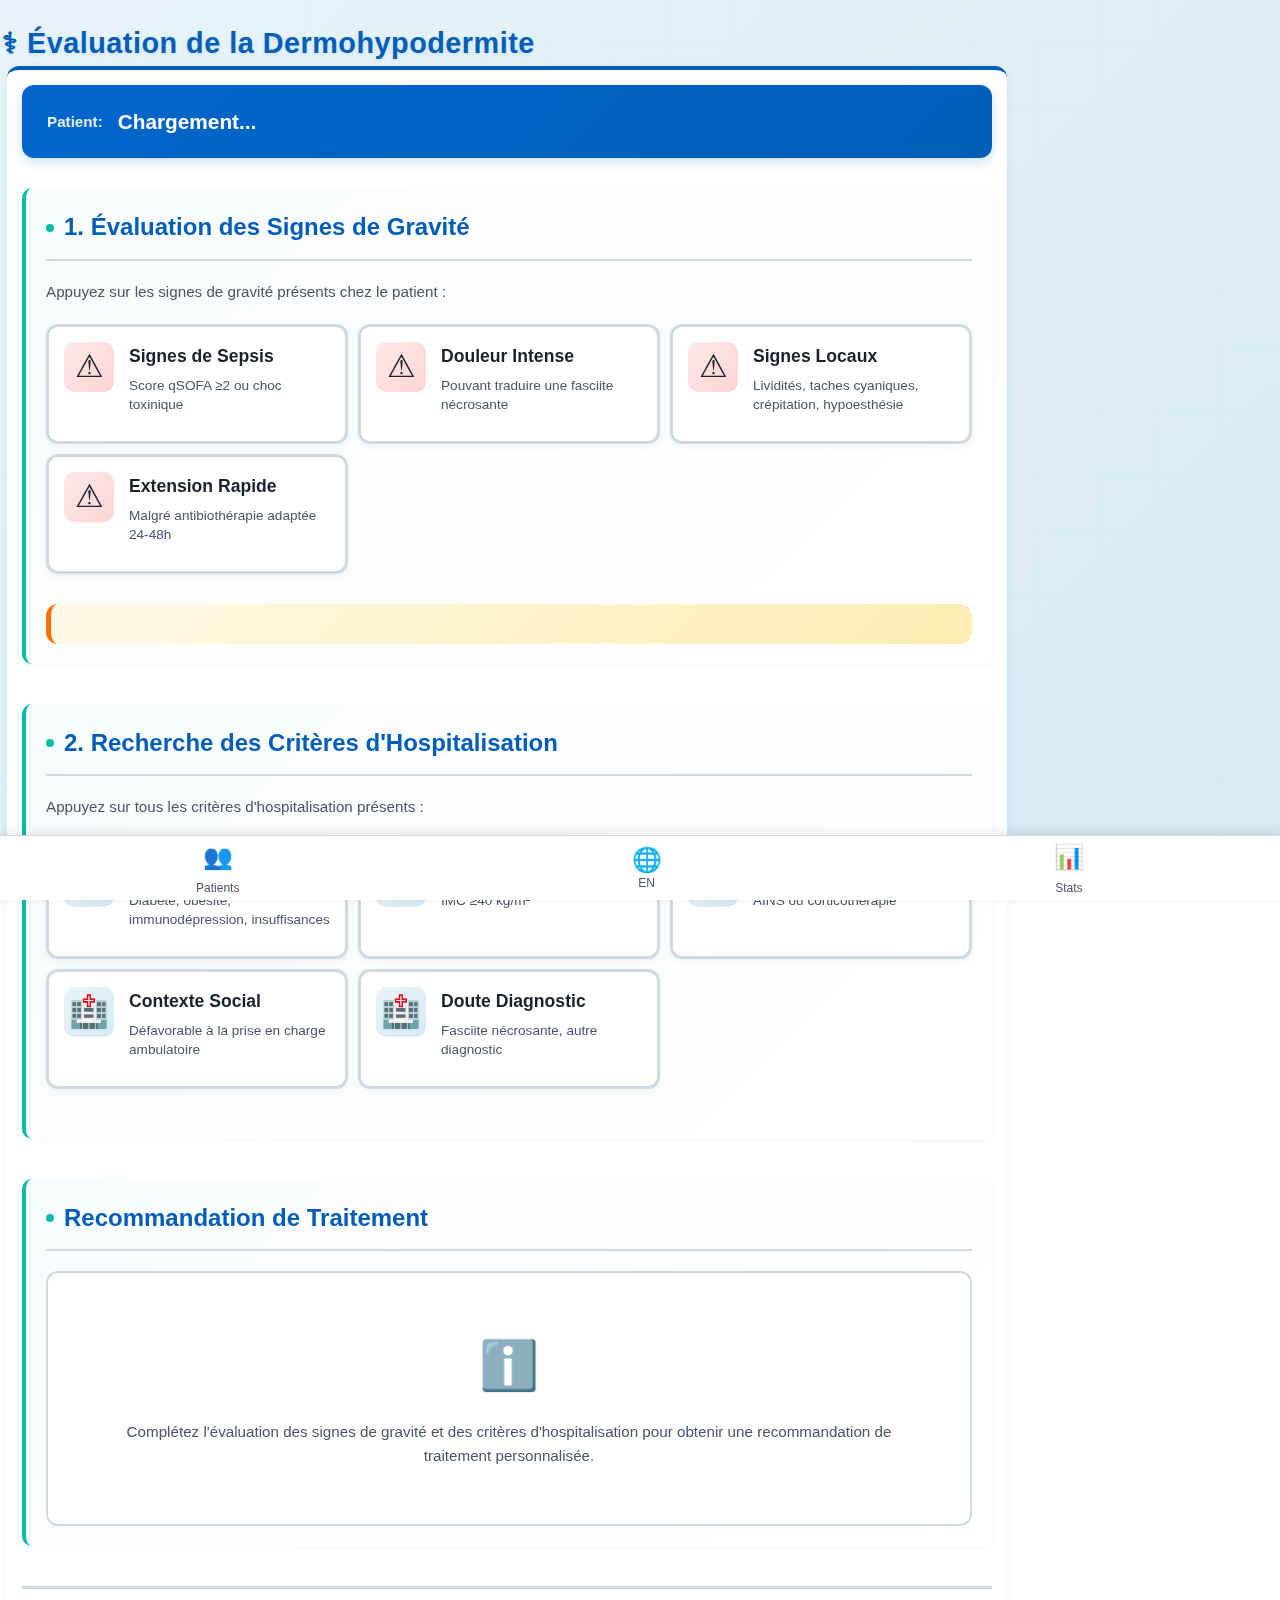
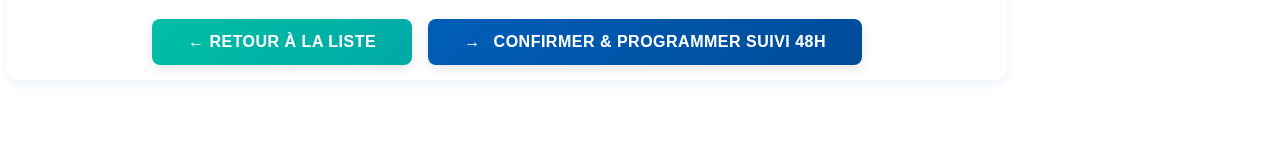
<file: foundry/digital-tools/DHBNN/assessment.html>
<!DOCTYPE html>
<html lang="fr">
<head>
    <meta charset="UTF-8">
    <meta name="viewport" content="width=device-width, initial-scale=1.0">
    <meta name="description" content="Évaluation clinique pour DHBNN - Signes de gravité et critères d'hospitalisation">
    <meta name="theme-color" content="#0066CC">
    <title>DHBNN PWA - Évaluation Patient</title>
    <link rel="stylesheet" href="styles.css">
    <link rel="manifest" href="manifest.json">
</head>
<body>
    <header>
        <h1>⚕ Évaluation de la Dermohypodermite</h1>
    </header>

    <main id="assessment-container">
        <!-- Patient Information Display -->
        <div class="patient-id-display">
            <div class="patient-info-card">
                <span class="patient-label">Patient:</span>
                <span id="patient-name-display" class="patient-name">Chargement...</span>
                <span id="patient-details-display" class="patient-details"></span>
            </div>
        </div>

        <!-- Section 1: Severity Assessment -->
        <section id="severity-assessment">
            <h2>1. Évaluation des Signes de Gravité</h2>
            
            <p class="section-description">
                Appuyez sur les signes de gravité présents chez le patient :
            </p>

            <div class="assessment-grid">
                <!-- Sepsis -->
                <div class="assessment-card">
                    <input type="checkbox" id="chk-sepsis" class="severity-checkbox assessment-input">
                    <label for="chk-sepsis" class="assessment-label">
                        <div class="assessment-icon severity-icon">⚠</div>
                        <div class="assessment-content">
                            <div class="assessment-title">Signes de Sepsis</div>
                            <div class="assessment-description">
                                Score qSOFA ≥2 ou choc toxinique
                            </div>
                        </div>
                        <div class="assessment-check">✓</div>
                    </label>
                </div>

                <!-- Intense Pain -->
                <div class="assessment-card">
                    <input type="checkbox" id="chk-intense-pain" class="severity-checkbox assessment-input">
                    <label for="chk-intense-pain" class="assessment-label">
                        <div class="assessment-icon severity-icon">⚠</div>
                        <div class="assessment-content">
                            <div class="assessment-title">Douleur Intense</div>
                            <div class="assessment-description">
                                Pouvant traduire une fasciite nécrosante
                            </div>
                        </div>
                        <div class="assessment-check">✓</div>
                    </label>
                </div>

                <!-- Local Severity -->
                <div class="assessment-card">
                    <input type="checkbox" id="chk-local-severity" class="severity-checkbox assessment-input">
                    <label for="chk-local-severity" class="assessment-label">
                        <div class="assessment-icon severity-icon">⚠</div>
                        <div class="assessment-content">
                            <div class="assessment-title">Signes Locaux</div>
                            <div class="assessment-description">
                                Lividités, taches cyaniques, crépitation, hypoesthésie
                            </div>
                        </div>
                        <div class="assessment-check">✓</div>
                    </label>
                </div>

                <!-- Rapid Extension -->
                <div class="assessment-card">
                    <input type="checkbox" id="chk-rapid-extension" class="severity-checkbox assessment-input">
                    <label for="chk-rapid-extension" class="assessment-label">
                        <div class="assessment-icon severity-icon">⚠</div>
                        <div class="assessment-content">
                            <div class="assessment-title">Extension Rapide</div>
                            <div class="assessment-description">
                                Malgré antibiothérapie adaptée 24-48h
                            </div>
                        </div>
                        <div class="assessment-check">✓</div>
                    </label>
                </div>
            </div>

            <!-- Severity Outcome Display -->
            <div id="severity-outcome" class="outcome-display">
                <!-- Will be populated by JavaScript -->
            </div>
        </section>

        <!-- Section 2: Hospitalization Criteria -->
        <section id="hospitalization-criteria">
            <h2>2. Recherche des Critères d'Hospitalisation</h2>
            
            <p class="section-description">
                Appuyez sur tous les critères d'hospitalisation présents :
            </p>

            <div class="assessment-grid">
                <!-- Comorbidity -->
                <div class="assessment-card">
                    <input type="checkbox" id="chk-comorbidity" class="hospitalization-checkbox assessment-input">
                    <label for="chk-comorbidity" class="assessment-label">
                        <div class="assessment-icon hospital-icon">🏥</div>
                        <div class="assessment-content">
                            <div class="assessment-title">Comorbidité</div>
                            <div class="assessment-description">
                                Diabète, obésité, immunodépression, insuffisances
                            </div>
                        </div>
                        <div class="assessment-check">✓</div>
                    </label>
                </div>

                <!-- Morbid Obesity -->
                <div class="assessment-card">
                    <input type="checkbox" id="chk-morbid-obesity" class="hospitalization-checkbox assessment-input">
                    <label for="chk-morbid-obesity" class="assessment-label">
                        <div class="assessment-icon hospital-icon">🏥</div>
                        <div class="assessment-content">
                            <div class="assessment-title">Obésité Morbide</div>
                            <div class="assessment-description">
                                IMC ≥40 kg/m²
                            </div>
                        </div>
                        <div class="assessment-check">✓</div>
                    </label>
                </div>

                <!-- Long-term Medications -->
                <div class="assessment-card">
                    <input type="checkbox" id="chk-long-term-meds" class="hospitalization-checkbox assessment-input">
                    <label for="chk-long-term-meds" class="assessment-label">
                        <div class="assessment-icon hospital-icon">🏥</div>
                        <div class="assessment-content">
                            <div class="assessment-title">Traitement Long Cours</div>
                            <div class="assessment-description">
                                AINS ou corticothérapie
                            </div>
                        </div>
                        <div class="assessment-check">✓</div>
                    </label>
                </div>

                <!-- Social Context -->
                <div class="assessment-card">
                    <input type="checkbox" id="chk-social-context" class="hospitalization-checkbox assessment-input">
                    <label for="chk-social-context" class="assessment-label">
                        <div class="assessment-icon hospital-icon">🏥</div>
                        <div class="assessment-content">
                            <div class="assessment-title">Contexte Social</div>
                            <div class="assessment-description">
                                Défavorable à la prise en charge ambulatoire
                            </div>
                        </div>
                        <div class="assessment-check">✓</div>
                    </label>
                </div>

                <!-- Diagnostic Doubt -->
                <div class="assessment-card">
                    <input type="checkbox" id="chk-diagnostic-doubt" class="hospitalization-checkbox assessment-input">
                    <label for="chk-diagnostic-doubt" class="assessment-label">
                        <div class="assessment-icon hospital-icon">🏥</div>
                        <div class="assessment-content">
                            <div class="assessment-title">Doute Diagnostic</div>
                            <div class="assessment-description">
                                Fasciite nécrosante, autre diagnostic
                            </div>
                        </div>
                        <div class="assessment-check">✓</div>
                    </label>
                </div>
            </div>
        </section>

        <!-- Section 3: Treatment Recommendation -->
        <section id="recommendation-section">
            <h2>Recommandation de Traitement</h2>

            <div id="treatment-recommendation" class="treatment-display">
                <div class="recommendation-placeholder">
                    <div class="placeholder-icon">ℹ️</div>
                    <p>
                        Complétez l'évaluation des signes de gravité et des critères d'hospitalisation 
                        pour obtenir une recommandation de traitement personnalisée.
                    </p>
                </div>
            </div>
        </section>

        <!-- Action Buttons -->
        <div class="form-actions">
            <button type="button" id="back-to-patient-list-btn" class="btn btn-secondary">
                ← Retour à la Liste
            </button>
            <button type="button" id="confirm-treatment-btn" class="btn btn-primary">
                Confirmer & Programmer Suivi 48h
            </button>
        </div>
    </main>

    <!-- Loading Overlay (hidden by default) -->
    <div id="loading-overlay" class="loading-overlay" style="display: none;">
        <div class="loading-spinner"></div>
        <p>Chargement des données du patient...</p>
    </div>

    <script src="main.js" type="module"></script>
	
	<!-- Persistent Navigation Tab Bar -->
<nav class="nav-bar">
    <ul class="nav-list">
        <li class="nav-item">
            <a href="patient-list.html" class="nav-link">
                <span class="nav-icon">👥</span>
                <span class="nav-label">Patients</span>
            </a>
        </li>
        <li class="nav-item">
            <button type="button" id="language-toggle-btn" class="nav-link">
                <span class="nav-icon">🌐</span>
                <span class="nav-label" id="language-label">EN</span>
            </button>
        </li>
        <li class="nav-item">
            <a href="stats.html" class="nav-link">
                <span class="nav-icon">📊</span>
                <span class="nav-label">Stats</span>
            </a>
        </li>
    </ul>
</nav>
</body>
</html>
</file>
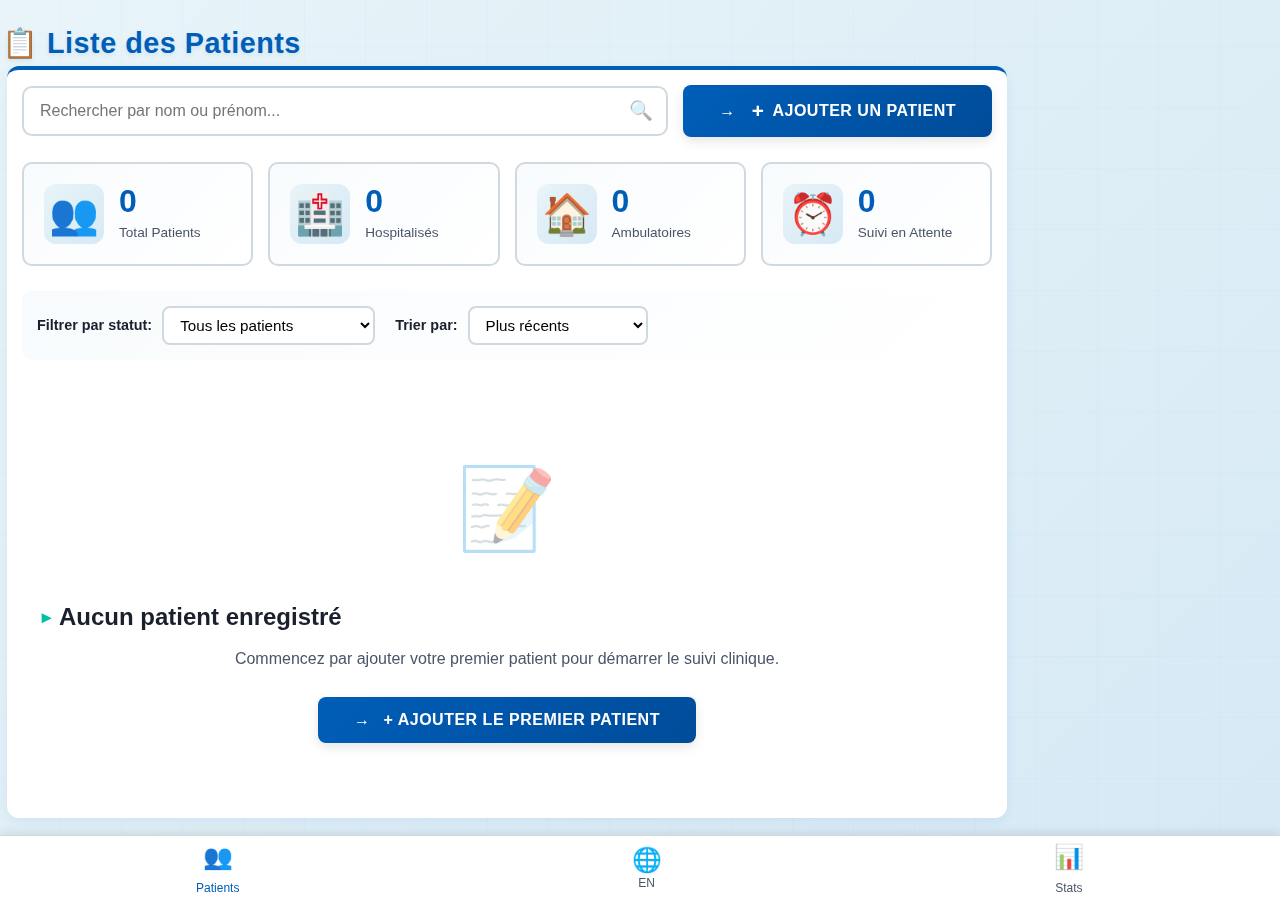
<file: foundry/digital-tools/DHBNN/patient-list.html>
<!DOCTYPE html>
<html lang="fr">
<head>
    <meta charset="UTF-8">
    <meta name="viewport" content="width=device-width, initial-scale=1.0">
    <meta name="description" content="Liste complète des patients DHBNN - Recherche et gestion">
    <meta name="theme-color" content="#0066CC">
    <title>DHBNN PWA - Liste des Patients</title>
    <link rel="stylesheet" href="styles.css">
    <link rel="manifest" href="manifest.json">
	<script defer src="https://cloud.umami.is/script.js" data-website-id="4c1f7e98-00c2-45f1-a71c-af051c51fc21"></script>
</head>
<body>
    <header>
    <h1>📋 Liste des Patients</h1>
    <button id="install-pwa-btn" class="btn btn-outline" style="display: none;">
        Installer l'Application
    </button>
	</header>

    <main id="patient-list-container">
        <!-- Controls Bar -->
        <div class="controls-bar">
            <div class="search-container">
                <input 
                    type="search" 
                    id="patient-search-input" 
                    placeholder="Rechercher par nom ou prénom..."
                    autocomplete="off"
                    aria-label="Rechercher un patient">
                <span class="search-icon">🔍</span>
            </div>
            
            <button type="button" id="add-new-patient-btn" class="btn btn-primary add-patient-btn">
                <span class="btn-icon">+</span>
                Ajouter un Patient
            </button>
        </div>

        <!-- Statistics Summary -->
        <div class="stats-summary">
            <div class="stat-card">
                <div class="stat-icon">👥</div>
                <div class="stat-content">
                    <div class="stat-value" id="total-patients-count">0</div>
                    <div class="stat-label">Total Patients</div>
                </div>
            </div>
            
            <div class="stat-card">
                <div class="stat-icon">🏥</div>
                <div class="stat-content">
                    <div class="stat-value" id="hospitalized-count">0</div>
                    <div class="stat-label">Hospitalisés</div>
                </div>
            </div>
            
            <div class="stat-card">
                <div class="stat-icon">🏠</div>
                <div class="stat-content">
                    <div class="stat-value" id="ambulatory-count">0</div>
                    <div class="stat-label">Ambulatoires</div>
                </div>
            </div>
            
            <div class="stat-card">
                <div class="stat-icon">⏰</div>
                <div class="stat-content">
                    <div class="stat-value" id="followup-pending-count">0</div>
                    <div class="stat-label">Suivi en Attente</div>
                </div>
            </div>
        </div>

        <!-- Filter/Sort Options -->
        <div class="filter-sort-bar">
            <div class="filter-group">
                <label for="filter-status">Filtrer par statut:</label>
                <select id="filter-status" class="filter-select">
                    <option value="all">Tous les patients</option>
                    <option value="new">Nouveaux (non évalués)</option>
                    <option value="ambulatory">Ambulatoires</option>
                    <option value="hospitalized">Hospitalisés</option>
                    <option value="followup">Suivi en attente</option>
                    <option value="cured">Guéris</option>
                </select>
            </div>
            
            <div class="sort-group">
                <label for="sort-by">Trier par:</label>
                <select id="sort-by" class="sort-select">
                    <option value="recent">Plus récents</option>
                    <option value="oldest">Plus anciens</option>
                    <option value="name-asc">Nom (A-Z)</option>
                    <option value="name-desc">Nom (Z-A)</option>
                    <option value="severity">Gravité</option>
                </select>
            </div>
        </div>

        <!-- Patient List Display Area -->
        <div id="patients-display">
            <!-- Empty State Message -->
            <div id="empty-list-message" class="empty-state">
                <div class="empty-state-icon">📝</div>
                <h3>Aucun patient enregistré</h3>
                <p>Commencez par ajouter votre premier patient pour démarrer le suivi clinique.</p>
                <button type="button" class="btn btn-primary" onclick="document.getElementById('add-new-patient-btn').click()">
                    + Ajouter le Premier Patient
                </button>
            </div>

            <!-- Patient List (populated by JavaScript) -->
            <ul id="patient-list" class="patient-list">
                <!-- Example structure for JavaScript to replicate:
                <li class="patient-list-item" data-patient-id="1">
                    <div class="patient-item-header">
                        <div class="patient-avatar">JD</div>
                        <div class="patient-main-info">
                            <div class="patient-item-name">Doe, John</div>
                            <div class="patient-item-meta">
                                <span class="meta-item">🎂 45 ans</span>
                                <span class="meta-item">📅 15/10/2025</span>
                            </div>
                        </div>
                        <div class="patient-status-badge status-ambulatory">Ambulatoire</div>
                    </div>
                    <div class="patient-item-details">
                        <span class="detail-tag">Diabète</span>
                        <span class="detail-tag">HTA</span>
                        <span class="detail-tag">📍 Membre Inférieur G</span>
                    </div>
                    <div class="patient-item-actions">
                        <span class="action-icon">→</span>
                    </div>
                </li>
                -->
            </ul>

            <!-- Loading State -->
            <div id="loading-patients" class="loading-state" style="display: none;">
                <div class="loading-spinner"></div>
                <p>Chargement des patients...</p>
            </div>

            <!-- No Results State -->
            <div id="no-results-message" class="no-results-state" style="display: none;">
                <div class="no-results-icon">🔍</div>
                <h3>Aucun résultat trouvé</h3>
                <p>Essayez de modifier vos critères de recherche ou de filtrage.</p>
            </div>
        </div>
		
		<!-- About/Contact Popup (Modal) -->
		<div id="about-modal" class="modal-overlay" style="display: none;">
			<div class="modal-content">
				<button id="close-modal-btn" class="modal-close-btn">×</button>
				
				<h2>À Propos de cette Application</h2>
				<p>
					La conception de cet outil est le fruit de l'analyse et de la formalisation de l'expertise clinique du <br><b>Dr. Bouhalloufa Fatima Halima</b>.
				</p>
				<p>
					Le développement technique a été réalisé par <br><b>Ahmed El Amine</b>.
				</p>
				<hr>
				
				<h3>Une idée ? Transformons-la en application</h3>

				<p>
					Transformez vos tâches manuelles en avantage numérique. Je conçois des outils sur mesure qui optimisent votre temps et votre efficacité. Contactez-moi pour donner vie à votre projet.
				</p>

				<div class="modal-actions">
					<a href="mailto:donelectrone@gmail.com" class="modal-link">✉️ Contact par Email</a>
					<a href="https://www.ahmedelamine.com" target="_blank" rel="noopener noreferrer" class="modal-link">🌐 Visitez mon Site Web AhmedElAmine.com</a>
				</div>
			</div>
		</div>
		
		
		
    </main>

    <script src="main.js" type="module"></script>
	
	<!-- Persistent Navigation Tab Bar -->
<nav class="nav-bar">
    <ul class="nav-list">
        <li class="nav-item">
            <a href="patient-list.html" class="nav-link">
                <span class="nav-icon">👥</span>
                <span class="nav-label">Patients</span>
            </a>
        </li>
        <li class="nav-item">
            <button type="button" id="language-toggle-btn" class="nav-link">
                <span class="nav-icon">🌐</span>
                <span class="nav-label" id="language-label">EN</span>
            </button>
        </li>
        <li class="nav-item">
            <a href="stats.html" class="nav-link">
                <span class="nav-icon">📊</span>
                <span class="nav-label">Stats</span>
            </a>
        </li>
    </ul>
</nav>
</body>

</html>
</file>
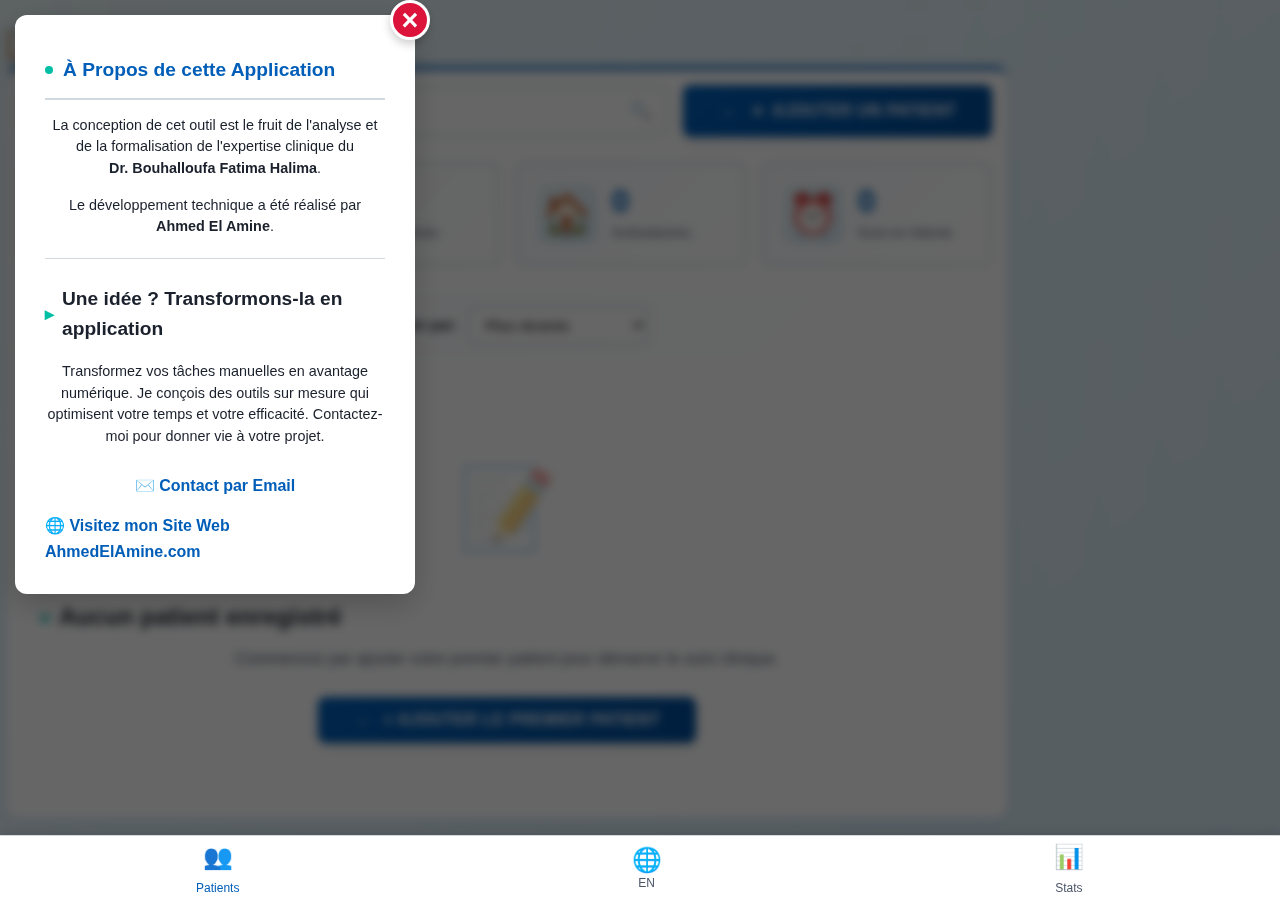
<file: foundry/digital-tools/DHBNN/patient-profile.html>
<!DOCTYPE html>
<html lang="fr">
<head>
    <meta charset="UTF-8">
    <meta name="viewport" content="width=device-width, initial-scale=1.0">
    <meta name="description" content="Profil détaillé du patient DHBNN - Suivi complet et historique médical">
    <meta name="theme-color" content="#0066CC">
    <title>DHBNN PWA - Profil Patient</title>
    <link rel="stylesheet" href="styles.css">
    <link rel="manifest" href="manifest.json">
	<script defer src="https://cloud.umami.is/script.js" data-website-id="4c1f7e98-00c2-45f1-a71c-af051c51fc21"></script>
</head>
<body>
    <header>
        <h1>👤 Profil: <span id="patient-name-display">Chargement...</span></h1>
    </header>

    <main id="patient-profile-container">
        <!-- Top Action Buttons -->
        <div class="profile-top-actions">
            <button type="button" id="back-to-list-btn" class="btn btn-secondary">
                ← Retour à la Liste
            </button>
			<button type="button" id="delete-patient-btn" class="btn btn-danger">
        		Supprimer le Patient
    		</button>
            <button type="button" id="edit-patient-btn" class="btn btn-outline">
                ✏️ Modifier les Informations
            </button>
        </div>

        <!-- Section 1: Patient Summary -->
        <section id="patient-summary-section" class="profile-section">
            <h2>📊 Résumé du Patient</h2>
            
            <div id="patient-summary-display" class="summary-grid">
                <!-- Will be populated by JavaScript with structured patient data -->
                <div class="summary-loading">
                    <div class="loading-spinner"></div>
                    <p>Chargement des informations du patient...</p>
                </div>
            </div>
        </section>

        <!-- Section 2: Treatment & Evolution -->
        <section id="treatment-evolution-section" class="profile-section">
            <h2>💊 Traitement & Évolution</h2>
            
            <!-- Initial Treatment Display -->
            <div class="subsection-card">
                <h3>Traitement Initial</h3>
                <div id="initial-treatment-display" class="treatment-info">
                    <!-- Populated by JavaScript -->
                    <p class="placeholder-text">Aucun traitement enregistré pour le moment.</p>
                </div>
            </div>

            <!-- 48h Follow-up -->
            <div class="subsection-card">
                <h3>⏰ Suivi à 48 heures</h3>
                
                <!-- Evolution Assessment Controls -->
                <div id="evolution-assessment-controls" class="evolution-controls">
                    <p class="control-label">Évaluation de l'évolution clinique:</p>
                    
                    <div class="evolution-options">
                        <div class="evolution-card">
                            <input type="radio" id="evolution-favorable" name="evolution" value="favorable" class="evolution-radio">
                            <label for="evolution-favorable" class="evolution-label">
                                <div class="evolution-icon favorable-icon">✓</div>
                                <div class="evolution-content">
                                    <div class="evolution-title">Évolution Favorable</div>
                                    <div class="evolution-description">
                                        Amélioration des signes cliniques, diminution de l'inflammation
                                    </div>
                                </div>
                            </label>
                        </div>

                        <div class="evolution-card">
                            <input type="radio" id="evolution-defavorable" name="evolution" value="defavorable" class="evolution-radio">
                            <label for="evolution-defavorable" class="evolution-label">
                                <div class="evolution-icon unfavorable-icon">✗</div>
                                <div class="evolution-content">
                                    <div class="evolution-title">Évolution Défavorable</div>
                                    <div class="evolution-description">
                                        Persistance ou aggravation des signes, extension des lésions
                                    </div>
                                </div>
                            </label>
                        </div>
                    </div>

                    <div class="evolution-actions">
                        <button type="button" id="validate-evolution-btn" class="btn btn-primary" disabled>
                            Valider l'Évolution
                        </button>
                    </div>
                </div>

                <!-- Evolution Outcome Display -->
                <div id="evolution-outcome-display" class="evolution-outcome" style="display: none;">
                    <!-- Populated by JavaScript after validation -->
                </div>
            </div>
        </section>

        <!-- Section 3: Photo Timeline -->
        <section id="photo-timeline-section" class="profile-section">
            <h2>📸 Suivi Photographique</h2>
            
            <!-- Photo Upload Controls -->
            <div class="photo-upload-controls">
                <div class="upload-area">
                    <label for="photo-upload-input" class="upload-label">
                        <div class="upload-icon">📷</div>
                        <div class="upload-text">
                            <strong>Choisir une photo</strong>
                            <span>ou glisser-déposer ici</span>
                        </div>
                    </label>
                    <input type="file" id="photo-upload-input" accept="image/*" class="photo-input" capture="environment">
                </div>
                
                <div class="photo-description-area">
                    <input 
                        type="text" 
                        id="photo-description-input" 
                        placeholder="Ajouter une description (ex: J0 - Présentation initiale, J2 - Après traitement...)"
                        class="photo-description-input">
                    
                    <button type="button" id="upload-photo-btn" class="btn btn-primary" disabled>
                        <span class="btn-icon">+</span>
                        Ajouter la Photo
                    </button>
                </div>
            </div>

            <!-- Photo Gallery -->
            <div id="photo-gallery" class="photo-gallery">
                <div class="gallery-empty">
                    <div class="empty-icon">🖼️</div>
                    <p>Aucune photo enregistrée pour le moment.</p>
                    <p class="empty-hint">Ajoutez des photos pour suivre l'évolution visuelle de la dermohypodermite.</p>
                </div>
                <!-- Photos will be added here by JavaScript:
                <div class="photo-item" data-photo-id="...">
                    <img src="..." alt="Photo">
                    <div class="photo-info">
                        <div class="photo-date">15/10/2025 - 14:30</div>
                        <div class="photo-description">J0 - Présentation initiale</div>
                    </div>
                    <button class="photo-delete-btn">×</button>
                </div>
                -->
            </div>
        </section>

        <!-- Section 4: Complications Management -->
        <section id="complications-management-section" class="profile-section" style="display: none;">
            <h2>⚠️ Gestion des Complications</h2>
            
            <div id="complications-display" class="complications-content">
                <!-- Populated by JavaScript if evolution is unfavorable -->
            </div>
        </section>

        <!-- Section 5: Prevention & Cure -->
        <section id="prevention-cure-section" class="profile-section">
            <h2>🛡️ Prévention & Guérison</h2>
            
            <!-- Prevention Recommendations -->
            <div class="subsection-card">
                <h3>Recommandations de Prévention des Récidives</h3>
                <div id="prevention-recommendations-display" class="prevention-content">
                    <ul class="recommendation-list">
                        <li>
                            <strong>Hygiène cutanée:</strong> Maintenir une bonne hygiène, traiter les mycoses interdigitales
                        </li>
                        <li>
                            <strong>Soins des plaies:</strong> Désinfecter immédiatement toute plaie ou piqûre
                        </li>
                        <li>
                            <strong>Hydratation:</strong> Hydrater régulièrement la peau, notamment en cas de sécheresse
                        </li>
                        <li>
                            <strong>Facteurs de risque:</strong> Contrôler le diabète, l'obésité, l'insuffisance veineuse
                        </li>
                        <li>
                            <strong>Surveillance:</strong> Consulter rapidement en cas de rougeur, chaleur ou douleur inhabituelle
                        </li>
                    </ul>
                </div>
            </div>

            <!-- Cure Management -->
            <div class="subsection-card cure-card">
                <h3>Déclaration de Guérison</h3>
                <div class="cure-content">
                    <p class="cure-description">
                        Une fois que le patient présente une guérison complète (disparition des signes inflammatoires, 
                        cicatrisation complète), vous pouvez marquer ce dossier comme guéri.
                    </p>
                    
                    <div class="cure-checklist">
                        <label class="cure-check-item">
                            <input type="checkbox" id="cure-check-signs" class="cure-checkbox">
                            <span>Disparition complète des signes inflammatoires</span>
                        </label>
                        <label class="cure-check-item">
                            <input type="checkbox" id="cure-check-healing" class="cure-checkbox">
                            <span>Cicatrisation complète de la lésion</span>
                        </label>
                        <label class="cure-check-item">
                            <input type="checkbox" id="cure-check-advice" class="cure-checkbox">
                            <span>Conseils de prévention donnés au patient</span>
                        </label>
                    </div>

                    <button type="button" id="mark-as-cured-btn" class="btn btn-success" disabled>
                        ✓ Marquer comme Guéri
                    </button>
                    
                    <div id="cure-confirmation" class="cure-confirmation" style="display: none;">
                        <!-- Confirmation message after marking as cured -->
                    </div>
                </div>
            </div>
        </section>
    </main>

    <!-- Loading Overlay -->
    <div id="loading-overlay" class="loading-overlay" style="display: none;">
        <div class="loading-spinner"></div>
        <p>Chargement du profil patient...</p>
    </div>

    <script src="main.js" type="module"></script>
	
	<!-- Persistent Navigation Tab Bar -->
<nav class="nav-bar">
    <ul class="nav-list">
        <li class="nav-item">
            <a href="patient-list.html" class="nav-link">
                <span class="nav-icon">👥</span>
                <span class="nav-label">Patients</span>
            </a>
        </li>
        <li class="nav-item">
            <button type="button" id="language-toggle-btn" class="nav-link">
                <span class="nav-icon">🌐</span>
                <span class="nav-label" id="language-label">EN</span>
            </button>
        </li>
        <li class="nav-item">
            <a href="stats.html" class="nav-link">
                <span class="nav-icon">📊</span>
                <span class="nav-label">Stats</span>
            </a>
        </li>
    </ul>
</nav>
</body>

</html>
</file>
<file: style.css>
/* ---
Design System: The Artisan - Deep Royal Parchment Theme
--- */

:root {
    --color-youtube: #FF0000;
    --color-codex: #FFBF00;
    --color-podcast: #872EC4;
    --font-heading: 'Lora', serif;
    --font-body: 'Inter', sans-serif;
    --color-bg: #FBF8F3;
    --color-panel: #FFFEF7;
    --color-text: #1C1917;
    --color-text-muted: #78716C;
    --color-primary: #57534E;
    --color-accent: #6B6562;
    --color-pop: #1E40AF; /* Classic royal blue - timeless authority */
    --color-border: #E7E5E4;
}

/* --- Base & Reset --- */
*, *::before, *::after { 
    box-sizing: border-box; 
    margin: 0; 
    padding: 0; 
}

html { 
    scroll-behavior: smooth; 
    scroll-padding-top: 140px; 
}

body {
    font-family: var(--font-body);
    background-color: var(--color-bg);
    color: var(--color-text);
    font-size: 16px;
    line-height: 1.7;
    transition: all 0.3s ease;
}

.container { 
    width: 90%; 
    max-width: 1280px; 
    margin: 0 auto; 
}

/* --- Typography & Links --- */
h1, h2, h3, h4, h5 { 
    font-family: var(--font-heading); 
    font-weight: 600; 
    line-height: 1.3; 
    color: var(--color-text); 
}

h2 { 
    font-size: clamp(1.75rem, 4vw, 2rem); 
}

h3 { 
    font-size: 1.25rem; 
}

p { 
    color: var(--color-text-muted); 
    max-width: 65ch; 
}

a { 
    color: var(--color-pop); 
    text-decoration: none; 
    transition: color 0.2s ease; 
}

a:hover { 
    opacity: 0.8; 
}

.panel-title {
    font-family: var(--font-heading);
    font-weight: 600;
    font-size: 1.1rem;
    text-transform: uppercase;
    letter-spacing: 1.5px;
    color: var(--color-pop);
    margin-bottom: 0px;
    display: block;
}

/* --- Header & Sub-header --- */
.site-header {
    padding: 24px 0;
    border-bottom: 1px solid var(--color-border);
    background-color: color-mix(in srgb, var(--color-bg) 85%, transparent);
    backdrop-filter: blur(10px);
    position: sticky; 
    top: 0; 
    z-index: 100;
}

.header-content { 
    display: flex; 
    justify-content: space-between; 
    align-items: center; 
}

.logo { 
    display: flex; 
    align-items: center; 
    gap: 16px; 
}

.logo-placeholder { 
    width: 48px; 
    height: 48px; 
    background-color: var(--color-text); 
    border-radius: 8px; 
    flex-shrink: 0; 
}

.logo-text { 
    font-family: var(--font-heading); 
    font-size: 1.5rem; 
    font-weight: 600; 
    color: var(--color-text); 
}

.site-nav a { 
    color: var(--color-text); 
    font-weight: 500; 
    margin-left: 32px; 
    font-size: 1.1rem; 
}

.sub-header {
    padding: 32px 0;
    text-align: center;
    border-bottom: 1px solid var(--color-border);
}

.sub-header h2 {
    font-size: clamp(1.25rem, 3vw, 1.75rem);
    font-weight: 600;
    color: var(--color-text);
    max-width: 800px;
    margin: 0 auto;
    line-height: 1.5;
    letter-spacing: 0.5px;
}

/* --- Main Layout --- */
main { 
    padding: 56px 0; 
}

.section { 
    margin-bottom: 80px; 
}

.panel { 
    background-color: var(--color-panel); 
    box-shadow: 0 4px 25px rgba(30, 64, 175, 0.1);
    padding: 32px; 
    border-radius: 16px; 
    height: 100%; 
    display: flex; 
    flex-direction: column; 
}

.grid { 
    display: grid; 
    gap: 24px; 
}

/* --- Top Section --- */
.top-grid { 
    grid-template-columns: 1.2fr 1fr; 
    align-items: stretch; 
}

/* Journeyman Panel (Left) */
.journeyman-panel .section-header {
    margin-bottom: 32px;
}

.journeyman-panel .profile { 
    display: flex;
    flex-direction: column;
    gap: 24px;
    margin-bottom: 24px;
}

.journeyman-panel .profile-top {
    display: grid; 
    grid-template-columns: 160px 1fr; 
    align-items: start; 
    gap: 32px;
}

.journeyman-panel .headshot { 
    width: 160px; 
    height: 160px; 
    border-radius: 50%; 
    object-fit: cover; 
}

.journeyman-panel .greeting { 
    font-size: 1.75rem; 
    font-family: var(--font-heading); 
    font-weight: 600; 
    margin-bottom: 16px; 
}

.journeyman-panel .bio { 
    font-size: 1.1rem; 
    color: var(--color-text); 
    flex-grow: 1; 
    margin-bottom: 0;
}

.profile-actions {
    display: flex;
    justify-content: space-between;
    align-items: center;
    gap: 16px;
    flex-wrap: wrap; /* Allow wrapping on smaller screens */
}

.journeyman-panel .connect-links {
    display: flex;
    gap: 16px;
    flex-wrap: wrap; /* Allow links to wrap if needed */
}

.journeyman-panel .connect-links a { 
    color: var(--color-text-muted); 
    text-decoration: none; 
    font-weight: 500; 
    font-size: 1rem; 
}

.journeyman-panel .connect-links a:hover { 
    color: var(--color-pop); 
}

.journeyman-panel hr { 
    border: none; 
    height: 1px; 
    background-color: var(--color-border); 
    margin: 24px 0; 
}

.now-list { 
    list-style: none; 
}

.now-list li { 
    margin-bottom: 12px; 
    padding-left: 24px; 
    position: relative; 
    font-size: 1rem; 
}

.now-list li::before { 
    content: '→'; 
    position: absolute; 
    left: 0; 
    color: var(--color-pop); 
}

/* Directory Panel (Right) */
.directory-panel .arborescence { 
    font-family: var(--font-body); 
    font-size: 1.1rem; 
    line-height: 2.4; 
}

.directory-panel .main-branch {
    font-family: var(--font-heading);
    font-weight: 600;
    font-size: 1.1rem;
    text-transform: uppercase;
    letter-spacing: 1.5px;
    color: var(--color-pop);
    margin-bottom: 0px;
    display: block;
}

.directory-panel .main-branch:first-child {
    margin-top: 0;
}

.directory-panel .sub-branch { 
    display: block; 
    padding-left: 24px; 
    color: var(--color-text-muted); 
    font-size: 1rem;
    font-weight: 400;
}

/* --- Foundry Section --- */
.section-title { 
    margin-bottom: 48px; 
    font-size: 1.5rem; 
    text-align: center;
    letter-spacing: 0.5px;
}

.featured-project {
    background-color: var(--color-panel);
    box-shadow: 0 4px 25px rgba(30, 64, 175, 0.1);
    padding: 48px;
    border-radius: 16px;
    margin-bottom: 24px;
    display: flex;
    justify-content: space-between;
    align-items: center;
    gap: 32px;
}

.featured-project-info h2 { 
    margin-bottom: 12px; 
    letter-spacing: 0.5px;
}

.featured-project-info p { 
    margin-bottom: 0; 
    font-size: 1.125rem; 
}

.cta-button {
    display: inline-block;
    background-color: var(--color-pop);
    color: var(--color-panel);
    font-family: var(--font-heading);
    font-weight: 600;
    font-size: 1rem;
    padding: 16px 32px;
    border-radius: 50px;
    transition: all 0.2s ease;
    flex-shrink: 0;
    white-space: nowrap; /* Prevent text wrapping */
    min-width: 0; /* Allow button to shrink */
}

.cta-button:hover { 
    opacity: 0.85; 
    transform: translateY(-2px); 
    box-shadow: 0 8px 20px rgba(30, 64, 175, 0.2); 
}

.work-tiles { 
    grid-template-columns: repeat(auto-fit, minmax(220px, 1fr)); 
}

.work-tile {
    background-color: var(--color-panel);
    box-shadow: 0 4px 25px rgba(30, 64, 175, 0.1);
    padding: 24px;
    border-radius: 12px;
    transition: all 0.2s ease;
}

.work-tile:hover {
    transform: translateY(-4px);
    box-shadow: 0 10px 30px rgba(30, 64, 175, 0.15);
}

.work-tile h3 { 
    font-size: 1.125rem; 
}

.work-tile .category { 
    font-size: 0.8rem; 
    color: var(--color-text-muted); 
    margin-top: 4px; 
}

.view-all-link { 
    text-align: right; 
    margin-top: 24px; 
    font-weight: 600; 
}

/* --- Footer --- */
.site-footer {
    padding: 40px 0;
    border-top: 1px solid var(--color-border);
}

.footer-grid { 
    grid-template-columns: repeat(auto-fit, minmax(320px, 1fr)); 
}

.footer-block {
    border-radius: 16px;
    overflow: hidden;
    background-color: var(--color-panel);
    color: var(--color-text);
    text-align: center;
    padding: 32px;
}

.footer-block.youtube-block { 
    background-color: var(--color-youtube); 
    color: white; 
}

.footer-block.codex-block { 
    background-color: var(--color-codex); 
    color: var(--color-text); 
}

.footer-block.podcast-block { 
    background-color: var(--color-podcast); 
    color: white; 
}

.footer-block .panel-title { 
    color: inherit; 
    opacity: 0.7; 
    margin-bottom: 12px; 
    font-family: 'Inter', sans-serif;
    font-weight: 600;
}

.footer-block h3 {
    font-family: 'Inter', sans-serif;
    font-weight: 600;
}

.footer-block p { 
    color: inherit; 
    opacity: 0.9; 
    margin: 16px auto; 
}

.footer-block .invite-button {
    display: inline-block;
    background-color: rgba(255, 255, 255, 0.9);
    color: var(--color-text);
    padding: 12px 24px;
    border-radius: 50px;
    font-weight: 600;
    transition: all 0.2s ease;
    font-family: 'Inter', sans-serif;
}

.footer-block .invite-button:hover {
    background-color: rgba(255, 255, 255, 1);
    transform: translateY(-2px);
}

.youtube-block .invite-button { 
    color: var(--color-youtube); 
}

.codex-block .invite-button { 
    color: #A87B00; 
}

.podcast-block .invite-button { 
    color: var(--color-podcast); 
}

.copyright { 
    text-align: center; 
    font-size: 0.9rem; 
    color: var(--color-text-muted); 
    padding-top: 80px; 
}

/* --- Responsive --- */
@media (max-width: 900px) {
    .top-grid { 
        grid-template-columns: 1fr; 
    }
    
    .site-header { 
        padding: 16px 0; 
    }
    
    .site-nav { 
        display: none; 
    }
    
    .featured-project { 
        flex-direction: column; 
        text-align: center; 
    }
    
    .journeyman-panel .profile-top { 
        grid-template-columns: 1fr; 
        gap: 20px; 
        text-align: center;
    }
    
    .journeyman-panel .headshot { 
        width: 120px; 
        height: 120px; 
        justify-self: center;
    }
    
    .profile-actions {
        flex-direction: column;
        align-items: center;
        gap: 12px;
        text-align: center;
    }
}

/* --- Medium screen fixes for button overflow --- */
@media (max-width: 1100px) and (min-width: 901px) {
    .profile-actions {
        flex-direction: column;
        align-items: flex-start;
        gap: 16px;
    }
    
    .cta-button {
        align-self: stretch;
        text-align: center;
    }
}

@media (max-width: 780px) {
    .cta-button {
        font-size: 0.9rem;
        padding: 14px 24px;
    }
}
</file>
<file: foundry/digital-tools/crumbleivable/styles.css>
/* =========================================
   CRUMBLEIVABLE — styles.css
   Updated palette: #D8A9B5 base, #2B2B2B text, Nunito, lowercase
   ========================================= */

:root {
  --pink:        #D8A9B5;
  --pink-dark:   #c490a0;
  --pink-light:  #efd5dd;
  --pink-soft:   #faf0f3;
  --pink-deep:   #b5728a;
  --cream:       #FDF6F0;
  --cream-dark:  #f0e4da;
  --text:        #2B2B2B;
  --text-muted:  #7a5f68;
  --text-light:  #b89aa3;
  --white:       #ffffff;
  --accent:      #E91E8C;     /* original fuchsia — feminine & bold */
  --accent-glow: rgba(233,30,140,0.18);
  --border:      rgba(216,169,181,0.4);
  --shadow-sm:   0 2px 14px rgba(192,84,110,0.08);
  --shadow-md:   0 8px 32px rgba(192,84,110,0.14);
  --shadow-lg:   0 20px 60px rgba(192,84,110,0.2);
  --radius:      20px;
  --radius-sm:   12px;
  --radius-pill: 999px;
  --transition:  all 0.25s cubic-bezier(0.4,0,0.2,1);
}

/* --- Reset --- */
*,*::before,*::after{box-sizing:border-box;margin:0;padding:0;}
html{scroll-behavior:smooth;}
body{
  font-family:'Nunito',sans-serif;
  background:var(--cream);
  color:var(--text);
  line-height:1.65;
  overflow-x:hidden;
  text-transform:none; /* text stays lowercase via content, not CSS */
  font-size:16px;
}
a{text-decoration:none;color:inherit;}
button{cursor:pointer;font-family:inherit;border:none;background:none;}
input,textarea{font-family:inherit;}

/* =========================================
   LANGUAGE BAR
   ========================================= */
.lang-bar{
  position:relative;
  top:0;left:0;right:0;
  z-index:200;
  background:var(--text);
  color:rgba(255,255,255,0.7);
  padding:8px 24px;
}
.lang-bar-inner{
  max-width:1160px;
  margin:0 auto;
  display:flex;
  align-items:center;
  justify-content:center;
  gap:20px;
  flex-wrap:wrap;
}
.lang-label{font-size:.8rem;font-weight:600;letter-spacing:.06em;}
.lang-buttons{display:flex;gap:8px;}
.lang-btn{
  padding:5px 14px;
  border-radius:var(--radius-pill);
  font-size:.78rem;
  font-weight:700;
  color:rgba(255,255,255,0.6);
  border:1.5px solid rgba(255,255,255,0.2);
  background:transparent;
  transition:var(--transition);
  font-family:'Nunito',sans-serif;
}
.lang-btn:hover{border-color:var(--pink);color:var(--pink);}
.lang-btn.active{background:var(--pink);border-color:var(--pink);color:#fff;}
/* RTL for Arabic */
body[dir="rtl"]{direction:rtl;text-align:right;font-family:'Cairo',sans-serif;}
body[dir="rtl"] .nav-links{flex-direction:row-reverse;}
body[dir="rtl"] .form-grid{direction:rtl;}
/* Logo always LTR + Nunito regardless of language */
body[dir="rtl"] .nav-brand,
body[dir="rtl"] .logo-text-anim,
body[dir="rtl"] .footer-brand{
  direction:ltr;font-family:'Nunito',sans-serif;unicode-bidi:isolate;
}

/* =========================================
   BUTTONS
   ========================================= */
.btn{
  display:inline-flex;align-items:center;gap:10px;
  padding:14px 28px;border-radius:var(--radius-pill);
  font-weight:800;font-size:1rem;
  transition:var(--transition);cursor:pointer;
  border:2px solid transparent;
  font-family:'Nunito',sans-serif;
}
.btn-primary{
  background:var(--accent);color:#fff;
  box-shadow:0 6px 24px var(--accent-glow);
}
.btn-primary:hover{
  background:#c4166f;transform:translateY(-2px);
  box-shadow:0 12px 36px rgba(233,30,140,0.35);
}
.btn-primary:active{transform:translateY(0);}
.btn-primary:disabled{
  background:#ddc8cc;color:#a8969a;
  box-shadow:none;cursor:not-allowed;transform:none;
}
.btn-outline{
  background:transparent;border:2px solid var(--accent);color:var(--accent);
}
.btn-outline:hover{background:var(--pink-soft);}
.btn-large{padding:18px 38px;font-size:1.05rem;}

/* =========================================
   NAV
   ========================================= */

.nav-brand{
  font-family:'Nunito',sans-serif;font-size:.78rem;font-weight:900;
  color:#2B2B2B;letter-spacing:-.01em;
  background:var(--pink);
  padding:5px 14px;
  border-radius:var(--radius-pill);
  display:inline-flex;align-items:center;gap:4px;
}

/* =========================================
   HERO
   ========================================= */
.hero{
  min-height:100vh;
  background:linear-gradient(155deg,#fdf6f0 0%,#f9eaee 45%,#f3dde4 100%);
  position:relative;
  display:flex;flex-direction:column;
  align-items:center;justify-content:center;
  overflow:hidden;
  padding:60px 24px 60px;
}

/* Blobs */
.hero-bg-blobs{position:absolute;inset:0;pointer-events:none;}
.blob{position:absolute;border-radius:50%;filter:blur(90px);opacity:.35;}
.blob-1{
  width:620px;height:620px;
  background:radial-gradient(circle,#D8A9B5,transparent 70%);
  top:-220px;right:-160px;
  animation:blobFloat 9s ease-in-out infinite;
}
.blob-2{
  width:440px;height:440px;
  background:radial-gradient(circle,#f5c8a0,transparent 70%);
  bottom:-120px;left:-120px;
  animation:blobFloat 11s ease-in-out infinite reverse;
}
.blob-3{
  width:340px;height:340px;
  background:radial-gradient(circle,#f0d4da,transparent 70%);
  top:42%;left:32%;
  animation:blobFloat 13s ease-in-out infinite;
}
@keyframes blobFloat{
  0%,100%{transform:translate(0,0) scale(1);}
  33%{transform:translate(22px,-32px) scale(1.05);}
  66%{transform:translate(-16px,22px) scale(0.97);}
}

.hero-content{
  position:relative;z-index:2;
  text-align:center;max-width:780px;
}
.hero-badge{
  display:inline-block;
  background:var(--pink-light);color:var(--accent);
  font-size:.78rem;font-weight:800;
  letter-spacing:.14em;text-transform:uppercase;
  padding:8px 22px;border-radius:var(--radius-pill);
  margin-bottom:28px;
  animation:fadeSlideUp .6s ease both;
}

/* ===== COOKIE BITE ANIMATION ===== */
.logo-stage{
  display:flex;flex-direction:column;
  align-items:center;gap:18px;
  margin-bottom:28px;
  animation:fadeSlideUp .7s ease .1s both;
  min-height: 230px;   /* reserves space for cookie + gap + text, nothing shifts */
  justify-content: center;
}
.cookie-anim-wrap{
  position:relative;
  width:130px;height:130px;
  display:flex;align-items:center;justify-content:center;
}
.cookie-svg{
  width:130px;height:130px;
  filter:drop-shadow(0 8px 24px rgba(192,84,110,0.2));
  transition:transform .3s ease;
}
.cookie-svg:not(.hidden){display:block;}
.cookie-svg.hidden{display:none;}

/* Cookie image placeholders (swap with real photos) */
.cookie-img-ph{
  width:130px;height:130px;
  border-radius:50%;
  object-fit:cover;
  filter:drop-shadow(0 8px 24px rgba(233,30,140,0.2));
  transition:transform .3s ease;
  display:block;
}
.cookie-img-ph.hidden{display:none;}
.cookie-img-ph.wobble{animation:cookieWobble .6s ease;}
.crumb{opacity:0;}
.crumb.fly{animation:crumbFly .5s ease forwards;}
.c1{animation-delay:.05s;}
.c2{animation-delay:.1s;}
.c3{animation-delay:.08s;}
.c4{animation-delay:.15s;}
.c5{animation-delay:.03s;}
.c6{animation-delay:.12s;}
@keyframes crumbFly{
  0%{opacity:1;transform:translate(0,0) scale(1);}
  100%{opacity:0;transform:translate(var(--tx,12px),var(--ty,-16px)) scale(0.3);}
}
.c1{--tx:14px;--ty:-18px;}
.c2{--tx:20px;--ty:-8px;}
.c3{--tx:8px;--ty:-22px;}
.c4{--tx:24px;--ty:4px;}
.c5{--tx:4px;--ty:-26px;}
.c6{--tx:28px;--ty:-14px;}

/* Cookie wobble on bite */
@keyframes cookieWobble{
  0%{transform:scale(1) rotate(0deg);}
  20%{transform:scale(1.1) rotate(-5deg);}
  40%{transform:scale(.95) rotate(4deg);}
  60%{transform:scale(1.05) rotate(-2deg);}
  80%{transform:scale(.98) rotate(1deg);}
  100%{transform:scale(1) rotate(0deg);}
}
.cookie-svg.wobble{animation:cookieWobble .6s ease;}

/* Logo text letter-by-letter shaky "wow" reveal — looping */
.logo-text-anim{
  display:flex;align-items:center;justify-content:center;flex-wrap:nowrap;
  font-family:'Nunito',sans-serif;
  font-size:clamp(2.4rem,6vw,4.5rem);
  font-weight:900;color:var(--text);
  letter-spacing:-.02em;line-height:1;
  gap:0;
  direction:ltr; /* always LTR regardless of lang */
  unicode-bidi:isolate;
}
.logo-text-anim.hidden{
  visibility: hidden;
  opacity: 0;
  pointer-events: none;
}
.logo-text-anim:not(.hidden){
  visibility: visible;
}
.logo-letter{
  display:inline-block;
  opacity:0;
  color:var(--text);
}
.logo-letter.shake-in{
  animation:letterShakeIn .45s cubic-bezier(.36,.07,.19,.97) forwards;
  animation-delay:calc(var(--d) * 0.08s);
}
@keyframes letterShakeIn{
  0%  {opacity:0; transform:translateY(-20px) rotate(-15deg) scale(1.4);}
  25% {opacity:1; transform:translateY(6px)   rotate(8deg)  scale(0.9);}
  50% {           transform:translateY(-4px)  rotate(-4deg) scale(1.05);}
  70% {           transform:translateY(2px)   rotate(2deg)  scale(0.98);}
  100%{opacity:1; transform:translateY(0)     rotate(0deg)  scale(1);}
}

/* ===== REST OF HERO ===== */
/* hero-tagline hidden as per request */
.hero-tagline{ display:none; }
.hero-motto{
  font-size:1.25rem;font-weight:700;color:var(--text-muted);
  margin-bottom:36px;
  animation:fadeSlideUp .7s ease .25s both;
  line-height:1.7;
}
.hero-motto strong{
  display:block;
  font-size:1.35rem;font-weight:900;color:var(--accent);
}
.hero-cta{
  animation:fadeSlideUp .7s ease .3s both;
  font-size:1.1rem;padding:18px 42px;
}
.hero-notice{
  display:inline-block;  /* back to inline-block so width hugs content once */
  margin-top:16px;
  background:rgba(255,255,255,0.7);
  border:1.5px solid var(--border);
  border-radius:var(--radius-pill);
  padding:10px 22px;
  font-size:.85rem;font-weight:700;
  color:var(--text-muted);
  animation:fadeSlideUp .7s ease .35s both;
  white-space: nowrap;   /* prevents text wrapping that causes height jumps */
}
.hero-stats{
  display:flex;align-items:center;justify-content:center;gap:32px;
  margin-top:48px;
  animation:fadeSlideUp .7s ease .4s both;
}
.stat{text-align:center;}
.stat-num{
  display:block;
  font-size:2rem;font-weight:900;color:var(--accent);line-height:1;
}
.stat-label{
  font-size:.75rem;font-weight:700;color:var(--text-muted);
  text-transform:uppercase;letter-spacing:.1em;
}
.stat-divider{width:1px;height:40px;background:var(--border);}
.hero-scroll-hint{
  position:absolute;bottom:36px;left:50%;
  transform:translateX(-50%);
  display:flex;flex-direction:column;align-items:center;gap:8px;
  color:var(--text-light);font-size:.72rem;
  letter-spacing:.1em;text-transform:uppercase;font-weight:700;
  animation:fadeSlideUp 1s ease .9s both;
}
.scroll-line{
  width:1px;height:40px;
  background:linear-gradient(to bottom,transparent,var(--accent));
  animation:scrollPulse 2s ease-in-out infinite;
}
@keyframes scrollPulse{
  0%,100%{opacity:.4;transform:scaleY(1);}
  50%{opacity:1;transform:scaleY(1.2);}
}
@keyframes fadeSlideUp{
  from{opacity:0;transform:translateY(28px);}
  to{opacity:1;transform:translateY(0);}
}

/* =========================================
   SHARED SECTIONS
   ========================================= */
.container{max-width:1160px;margin:0 auto;padding:0 24px;}
.builder-section,.cart-section,.checkout-section{padding:100px 0;}
.builder-section{background:var(--white);}
.cart-section{background:var(--cream);}
.checkout-section{background:var(--white);}

.section-header{text-align:center;margin-bottom:52px;}
.section-tag{
  display:inline-block;color:var(--accent);
  font-size:.78rem;font-weight:800;
  letter-spacing:.14em;text-transform:uppercase;margin-bottom:14px;
}
.section-title{
  font-size:clamp(1.9rem,4vw,2.8rem);font-weight:900;
  letter-spacing:-.02em;line-height:1.18;
  color:var(--text);margin-bottom:12px;
}
.section-sub{color:var(--text-muted);font-size:1rem;font-weight:600;max-width:500px;margin:0 auto;}

/* =========================================
   SELECTION STATUS
   ========================================= */
.selection-status{
  display:flex;align-items:center;gap:16px;
  max-width:400px;margin:0 auto 24px;
  background:var(--pink-soft);
  border:1.5px solid var(--border);
  border-radius:var(--radius-pill);
  padding:12px 20px;
}
.selection-bar-wrap{
  flex:1;height:7px;background:var(--pink-light);
  border-radius:4px;overflow:hidden;
}
.selection-bar-fill{
  height:100%;width:0%;
  background:linear-gradient(90deg,var(--accent),#d4748e);
  border-radius:4px;
  transition:width .4s cubic-bezier(.4,0,.2,1);
}
#selectionText{
  font-weight:800;font-size:.88rem;
  color:var(--accent);white-space:nowrap;
  min-width:80px;text-align:right;
}

/* ===== PILLS PREVIEW ===== */
.selected-pills-wrap{
  text-align:center;margin-bottom:32px;
}
.selected-pills-label{
  font-size:.78rem;font-weight:800;text-transform:uppercase;
  letter-spacing:.1em;color:var(--text-muted);margin-bottom:10px;
}
.selected-pills{
  display:flex;flex-wrap:wrap;justify-content:center;gap:8px;
}
.pill{
  display:inline-flex;align-items:center;gap:6px;
  background:var(--pink-light);color:var(--accent);
  border:1.5px solid var(--pink-dark);
  padding:5px 14px;border-radius:var(--radius-pill);
  font-size:.82rem;font-weight:800;
  animation:pillPop .3s cubic-bezier(.34,1.56,.64,1) both;
}
.pill-remove{
  cursor:pointer;font-size:.9rem;
  opacity:.6;transition:opacity .2s;
  background:none;border:none;
  color:var(--accent);font-weight:900;
  padding:0;line-height:1;
}
.pill-remove:hover{opacity:1;}
@keyframes pillPop{
  from{opacity:0;transform:scale(.7);}
  to{opacity:1;transform:scale(1);}
}

/* =========================================
   COOKIE GRID
   ========================================= */
.cookie-grid{
  display:grid;
  grid-template-columns:repeat(auto-fill,minmax(210px,1fr));
  gap:22px;margin-bottom:44px;
}
.cookie-card{
  background:var(--card-bg,#fff);
  border:2px solid transparent;
  border-radius:var(--radius);
  cursor:pointer;
  transition:var(--transition);
  box-shadow:var(--shadow-sm);
  overflow:hidden;position:relative;
  user-select:none;
}
.cookie-card:hover{
  transform:translateY(-6px);
  box-shadow:var(--shadow-md);
  border-color:var(--pink-light);
}
.cookie-card.selected{
  border-color:var(--accent);
  box-shadow:0 8px 32px rgba(192,84,110,0.22);
}

.cookie-img-wrap{
  position:relative;width:100%;padding-top:72%;
  overflow:hidden;
  background:linear-gradient(135deg,var(--pink-soft),#fff0f3);
}
.cookie-emoji-big{
  position:absolute;top:50%;left:50%;
  transform:translate(-50%,-50%);
  font-size:3.8rem;
  transition:transform .3s ease;
  line-height:1;
}
.cookie-card:hover .cookie-emoji-big{
  transform:translate(-50%,-52%) scale(1.12) rotate(-5deg);
}

/* Count badge on card */
.cookie-count-badge{
  position:absolute;top:10px;right:10px;
  width:30px;height:30px;
  background:var(--accent);color:#fff;
  border-radius:50%;display:grid;place-items:center;
  font-size:.85rem;font-weight:900;
  transform:scale(0);transition:transform .25s cubic-bezier(.34,1.56,.64,1);
  z-index:2;
}
.cookie-card.selected .cookie-count-badge{transform:scale(1);}

/* +/- controls on card */
.cookie-qty-controls{
  position:absolute;bottom:0;left:0;right:0;
  display:flex;align-items:center;justify-content:center;gap:0;
  background:var(--accent);
  height:0;overflow:hidden;
  transition:height .25s ease;
}
.cookie-card.selected .cookie-qty-controls{height:38px;}
.qty-btn{
  flex:1;height:38px;background:none;border:none;
  color:#fff;font-size:1.2rem;font-weight:900;
  cursor:pointer;transition:background .15s;
  font-family:'Nunito',sans-serif;
}
.qty-btn:hover{background:rgba(0,0,0,0.15);}
.qty-display{
  min-width:36px;text-align:center;
  color:#fff;font-weight:900;font-size:.9rem;
  padding:0 4px;
}

.cookie-info{padding:14px 16px 16px;}
.cookie-name{font-weight:900;font-size:.98rem;color:var(--text);margin-bottom:4px;}
.cookie-desc{font-size:.78rem;color:var(--text-muted);font-weight:600;margin-bottom:8px;line-height:1.4;}
.cookie-price{font-weight:800;font-size:.9rem;color:var(--accent);}

/* ===== Add Box ===== */
.add-box-wrap{text-align:center;}
.add-box-hint{
  margin-top:14px;font-size:.82rem;font-weight:700;
  color:var(--text-muted);
}

/* =========================================
   CART
   ========================================= */
.cart-empty{text-align:center;padding:60px 0;color:var(--text-muted);}
.cart-empty-icon{font-size:3.5rem;margin-bottom:16px;}
.cart-empty p{font-size:1rem;font-weight:700;}

.cart-boxes{display:flex;flex-direction:column;gap:18px;margin-bottom:36px;}

.cart-box{
  background:#fff;border:1.5px solid var(--border);
  border-radius:var(--radius);
  padding:22px 26px;
  display:flex;align-items:flex-start;justify-content:space-between;gap:16px;
  box-shadow:var(--shadow-sm);
  animation:boxSlideIn .35s ease both;
}
@keyframes boxSlideIn{
  from{opacity:0;transform:translateY(20px);}
  to{opacity:1;transform:translateY(0);}
}
.cart-box-left{flex:1;}
.cart-box-title{
  font-size:1rem;font-weight:900;color:var(--text);
  margin-bottom:10px;display:flex;align-items:center;gap:10px;
}
.box-badge{
  background:var(--pink-light);color:var(--accent);
  font-size:.7rem;font-weight:800;letter-spacing:.06em;
  padding:3px 10px;border-radius:var(--radius-pill);
}
.cart-cookie-list{list-style:none;display:flex;flex-direction:column;gap:5px;}
.cart-cookie-item{
  display:flex;justify-content:space-between;
  font-size:.9rem;color:var(--text-muted);font-weight:600;
}
.cart-cookie-item .c-price{font-weight:800;color:var(--text);}
.cart-box-total{font-size:1.3rem;font-weight:900;color:var(--accent);white-space:nowrap;}
.remove-box-btn{
  background:none;border:1.5px solid #f0d5d8;color:#c07878;
  width:34px;height:34px;border-radius:50%;
  display:grid;place-items:center;cursor:pointer;
  font-size:1rem;transition:var(--transition);flex-shrink:0;
}
.remove-box-btn:hover{background:#ffe0e0;border-color:#c07878;}

/* Cart Summary */
.cart-summary{
  background:#fff;border:1.5px solid var(--border);
  border-radius:var(--radius);padding:26px 30px;
  max-width:480px;margin-left:auto;box-shadow:var(--shadow-sm);
}
.summary-row{
  display:flex;align-items:center;justify-content:space-between;
  padding:12px 0;border-bottom:1px solid var(--cream-dark);
  font-size:.98rem;font-weight:700;color:var(--text-muted);
}
.summary-row:last-of-type{border-bottom:none;}
.summary-row span:last-child{font-weight:800;color:var(--text);}
.total-row{font-size:1.15rem;font-weight:900;color:var(--text);margin-top:4px;}
.total-row span:last-child{color:var(--accent);font-size:1.4rem;}

/* Delivery Toggle */
.delivery-toggle{
  display:flex;align-items:center;gap:12px;cursor:pointer;
  font-size:.93rem;color:var(--text);font-weight:700;
}
.delivery-toggle input{display:none;}
.toggle-track{
  width:44px;height:24px;background:#e0d0d4;border-radius:12px;
  position:relative;transition:background .25s;flex-shrink:0;
}
.toggle-thumb{
  position:absolute;top:3px;left:3px;width:18px;height:18px;
  background:#fff;border-radius:50%;
  box-shadow:0 1px 4px rgba(0,0,0,0.2);
  transition:transform .25s cubic-bezier(.4,0,.2,1);
}
.delivery-toggle input:checked ~ .toggle-track{background:var(--accent);}
.delivery-toggle input:checked ~ .toggle-track .toggle-thumb{transform:translateX(20px);}
.delivery-toggle small{color:var(--text-light);font-size:.78rem;font-weight:600;}
.cart-summary .btn{width:100%;justify-content:center;margin-top:20px;}
.hidden{display:none!important;}

/* =========================================
   CHECKOUT
   ========================================= */
.checkout-wrap{max-width:680px;margin:0 auto;}
.netlify-note{
  background:var(--pink-soft);border:1.5px solid var(--border);
  border-radius:var(--radius-sm);padding:16px 20px;
  margin-bottom:28px;font-size:.86rem;font-weight:700;color:var(--text-muted);
  line-height:1.6;
}
.form-grid{
  display:grid;grid-template-columns:1fr 1fr;gap:18px;margin-bottom:24px;
}
.form-group{display:flex;flex-direction:column;gap:7px;}
.form-group.full-width{grid-column:1/-1;}
.form-group label{font-weight:800;font-size:.85rem;color:var(--text);letter-spacing:.02em;}
.form-group .optional{font-weight:600;color:var(--text-light);font-size:.8rem;}
.form-group input,.form-group textarea{
  padding:13px 16px;border:1.5px solid var(--cream-dark);
  border-radius:var(--radius-sm);font-size:.97rem;
  color:var(--text);background:var(--cream);
  transition:border-color .2s,box-shadow .2s;
  outline:none;resize:vertical;font-weight:600;
}
.form-group input:focus,.form-group textarea:focus{
  border-color:var(--accent);
  box-shadow:0 0 0 3px rgba(192,84,110,0.1);
  background:#fff;
}
.form-group input::placeholder,.form-group textarea::placeholder{
  color:var(--text-light);font-weight:600;
}

/* Radio cards */
.delivery-options{display:grid;grid-template-columns:1fr 1fr;gap:12px;}
.radio-card{cursor:pointer;}
.radio-card input{display:none;}
.radio-card-inner{
  display:flex;flex-direction:column;align-items:center;gap:6px;
  padding:18px 14px;border:2px solid var(--cream-dark);
  border-radius:var(--radius-sm);background:var(--cream);
  transition:var(--transition);text-align:center;
}
.radio-card input:checked + .radio-card-inner{
  border-color:var(--accent);background:var(--pink-soft);
  box-shadow:0 0 0 3px rgba(192,84,110,0.1);
}
.radio-card:hover .radio-card-inner{border-color:var(--pink-dark);}
.radio-icon{font-size:1.8rem;}
.radio-label{font-weight:900;font-size:.93rem;color:var(--text);}
.radio-desc{font-size:.75rem;color:var(--text-muted);font-weight:600;}

/* Order preview */
.form-order-preview{
  background:var(--cream);border:1.5px solid var(--border);
  border-radius:var(--radius-sm);padding:16px 18px;
  margin-bottom:24px;font-size:.86rem;color:var(--text-muted);
  line-height:1.7;font-weight:600;
}
.form-order-preview strong{color:var(--text);font-weight:800;}
.form-order-preview .preview-total{
  font-size:.96rem;font-weight:900;color:var(--accent);
  margin-top:8px;padding-top:8px;border-top:1px solid var(--cream-dark);
}
.btn-submit{width:100%;justify-content:center;font-size:1.05rem;padding:20px;}

/* Success */
.success-message{
  text-align:center;padding:60px 40px;
  background:var(--pink-soft);border:1.5px solid var(--border);
  border-radius:var(--radius);
}
.success-icon{font-size:4rem;margin-bottom:18px;}
.success-message h3{font-size:1.8rem;font-weight:900;color:var(--text);margin-bottom:12px;}
.success-message p{color:var(--text-muted);font-size:1rem;font-weight:700;margin-bottom:28px;}

/* =========================================
   TOAST
   ========================================= */
.toast{
  position:fixed;bottom:32px;left:50%;
  transform:translateX(-50%) translateY(100px);
  background:var(--text);color:#fff;
  padding:13px 26px;border-radius:var(--radius-pill);
  font-weight:800;font-size:.92rem;z-index:1000;
  opacity:0;transition:all .35s cubic-bezier(.34,1.56,.64,1);
  white-space:nowrap;pointer-events:none;
  font-family:'Nunito',sans-serif;
}
.toast.show{opacity:1;transform:translateX(-50%) translateY(0);}
.toast.success{background:var(--accent);}
.toast.error{background:#c0392b;}

/* =========================================
   FOOTER
   ========================================= */
.footer{
  background:var(--text);color:rgba(255,255,255,0.5);
  text-align:center;padding:48px 24px;
}
.footer-brand{
  font-size:1.4rem;font-weight:900;color:var(--pink);margin-bottom:10px;
}
.footer-tagline{font-size:.88rem;color:rgba(255,255,255,0.4);margin-bottom:8px;}
.footer-copy{font-size:.78rem;color:rgba(255,255,255,0.22);}

/* =========================================
   RESPONSIVE
   ========================================= */
@media(max-width:768px){
  .nav{padding:22px 20px;}
  .nav-links{gap:18px;font-size:.84rem;}
  .hero{padding:120px 20px 70px;}
  .hero-stats{gap:18px;}
  .stat-num{font-size:1.5rem;}
  .cookie-grid{grid-template-columns:repeat(2,1fr);gap:14px;}
  .cart-box{flex-direction:column;}
  .form-grid{grid-template-columns:1fr;}
  .form-group.full-width{grid-column:1;}
  .cart-summary{max-width:100%;}
  .logo-text-anim{font-size:2.2rem;}
  .cookie-anim-wrap{width:100px;height:100px;}
  .cookie-svg{width:100px;height:100px;}
   .logo-stage{ min-height: 180px; }
  .hero-stats{ gap: 18px; }
}
@media(max-width:480px){
  .nav-links{display:none;}
  .cookie-grid{grid-template-columns:repeat(2,1fr);gap:10px;}
  .builder-section,.cart-section,.checkout-section{padding:70px 0;}
  .lang-bar-inner{flex-direction:column;gap:10px;}
}
</file>
<file: foundry/digital-tools/name-journey/style.css>
/* --- UNIVERSAL STYLES --- */
* {
    margin: 0;
    padding: 0;
    box-sizing: border-box;
}

body {
    font-family: 'Cairo', sans-serif;
    background: linear-gradient(135deg, #667eea 0%, #764ba2 100%);
    min-height: 100vh;
    padding: 20px;
    direction: rtl;
    line-height: 1.6;
    color: #333;
}

.container {
    max-width: 1200px;
    margin: 0 auto;
    background: #fff;
    border-radius: 15px;
    box-shadow: 0 20px 40px rgba(0, 0, 0, 0.1);
    overflow: hidden;
    min-height: 80vh;
}

.header {
    background: linear-gradient(135deg, #667eea 0%, #764ba2 100%);
    color: #fff;
    padding: 15px;
    text-align: center;
}

.header h1 {
    font-size: 3rem;
    margin-bottom: 10px;
    font-weight: 600;
}

.header p {
    opacity: 0.9;
    font-size: 1.1rem;
}

/* --- GENERAL VIEW & INTERACTIVE ELEMENT STYLES --- */
.view {
    /* Base class for screens, handled by JS */
}

.view-content {
    padding: 30px;
}

.center-content {
    text-align: center;
    padding-top: 50px;
}

.action-btn {
    background: #667eea;
    color: #fff;
    border: none;
    padding: 15px 30px;
    border-radius: 8px;
    cursor: pointer;
    font-weight: 600;
    transition: background .3s ease, transform 0.2s ease;
    font-size: 1.2rem;
    margin-top: 20px;
    display: inline-block;
}

.action-btn:hover {
    background: #5a6ecf;
    transform: translateY(-2px);
}

.action-btn:disabled {
    background: #aaa;
    cursor: not-allowed;
}


/* --- SETUP SCREEN --- */
.player-selection {
    display: flex;
    justify-content: center;
    gap: 15px;
    margin: 20px 0;
}

.player-btn {
    background: #f1f1f1;
    border: 2px solid #ddd;
    padding: 10px 20px;
    border-radius: 8px;
    cursor: pointer;
    font-size: 1rem;
    transition: all 0.2s ease;
}

.player-btn.active {
    background: #e8f4fd;
    border-color: #667eea;
    font-weight: bold;
}

.player-inputs {
    display: flex;
    justify-content: center;
    gap: 15px;
    margin: 0 auto 30px;
    width: 90%;
    max-width: 500px;
}
.player-inputs input[type="text"] {
    width: 100%;      /* Allow inputs to fill the flex container space */
    min-width: 0;     /* Override the rigid min-width from the general rule below */
}

.filter-group {
    display: flex;
    align-items: center;
    justify-content: center;
    gap: 10px;
    margin-bottom: 15px;
}

.filter-group label {
    font-weight: 600;
    color: #495057;
}

select,
input[type="text"] {
    padding: 10px 15px;
    border: 2px solid #e9ecef;
    border-radius: 8px;
    font-size: 14px;
    transition: border-color .3s ease;
    text-align: right;
    min-width: 200px;
}

select:focus,
input[type="text"]:focus {
    outline: none;
    border-color: #667eea;
    box-shadow: 0 0 0 3px rgba(102, 126, 234, 0.1);
}

/* --- SWIPING SCREEN --- */
.swipe-deck {
    position: relative;
    width: 90%;
    max-width: 350px;
    height: 450px;
    margin: 20px auto;
}

/* In style.css, DELETE all old .name-card styles and REPLACE with this */

.name-card {
    background: #fefefe;
    border-radius: 20px;
    box-shadow: 0 4px 12px rgba(0, 0, 0, 0.1);
    border: 1px solid #ddd;
    
    position: absolute;
    width: 100%;
    height: 100%;
    
    display: flex;
    flex-direction: column;
    justify-content: center;
    align-items: center;
    text-align: center;
    padding: 30px;
    
    /* This transition is for the snap-back and fly-off animations */
    transition: transform 0.25s ease-in-out, opacity 0.25s ease-in-out;
    
    transform-origin: 50% 150%;
    cursor: grab;
    user-select: none;
    will-change: transform, opacity; /* Performance hint for browsers */
}

/* This creates the STACKED EFFECT */
.name-card:nth-last-child(2) {
    transform: translateY(-15px) scale(0.95);
    z-index: -1;
}

.name-card:nth-last-child(3) {
    transform: translateY(-30px) scale(0.90);
    z-index: -2;
}

/* --- Interaction States --- */
.name-card.dragging {
    transition: none; /* Disable transition while actively dragging */
    box-shadow: 0 10px 20px rgba(0, 0, 0, 0.2);
}

.name-card.swiped-left {
    transform: translateX(-150%) rotate(-60deg) !important;
    opacity: 0;
}
.name-card.swiped-right {
    transform: translateX(150%) rotate(60deg) !important;
    opacity: 0;
}

/* --- Card Content Styling --- */
.name-card h2 {
    font-family: 'Cairo', sans-serif;
    font-size: 3rem;
    font-weight: 700;
    color: #2c3e50;
    margin-bottom: 5px;
}

.name-card .latin-name {
    font-size: 1.2rem;
    font-weight: 500;
    color: #888; /* A muted grey to be less prominent than the origin */
    margin-bottom: 20px;
    font-style: normal;
}

.name-card .origin {
    font-size: 1rem;
    font-weight: 400;
    color: #7f8c8d;
    margin-bottom: 15px;
    font-style: italic;
}

.name-card .meaning {
    font-size: 1.1rem;
    line-height: 1.7;
    color: #34495e;
}

.card-placeholder {
    display: flex;
    flex-direction: column;
    justify-content: center;
    align-items: center;
    height: 100%;
    color: #6c757d;
}

.swipe-controls {
    display: flex;
    justify-content: center;
    align-items: center;
    gap: 20px;
    padding: 20px;
}

.control-btn {
    background: #fff;
    border: 2px solid #ccc;
    color: #555;
    border-radius: 50%;
    width: 60px;
    height: 60px;
    font-size: 1.5rem;
    cursor: pointer;
    transition: all 0.2s ease;
    display: flex;
    justify-content: center;
    align-items: center;
}

.control-btn:hover {
    background: #f1f1f1;
    border-color: #aaa;
    transform: scale(1.1);
}

/* --- RANKING SCREEN --- */
.ranking-arena {
    display: flex;
    justify-content: space-around;
    align-items: center;
    padding: 20px;
}

.vs-card {
    background: #fff;
    border: 2px solid #ddd;
    border-radius: 10px;
    padding: 40px;
    text-align: center;
    width: 45%;
    min-height: 150px;
    cursor: pointer;
    transition: all 0.2s ease;
    font-size: 2rem;
    font-weight: bold;
    display: flex;
    justify-content: center;
    align-items: center;
}

.vs-card:hover {
    border-color: #667eea;
    transform: translateY(-5px);
    box-shadow: 0 5px 15px rgba(0,0,0,.05);
}

.vs-separator {
    font-size: 1.5rem;
    color: #777;
    font-weight: bold;
}

#ranking-progress {
    text-align: center;
    color: #6c757d;
    margin-top: 20px;
    font-style: italic;
}

/* --- RESULTS SCREEN --- */
#results-subtitle {
    text-align: center;
}

#final-list-container ul {
    list-style: none;
    padding: 0;
}

#final-list-container li {
    background: #f8f9fa;
    padding: 15px;
    border-radius: 8px;
    margin: 10px auto;
    display: flex;
    justify-content: space-between;
    align-items: center;
    max-width: 500px;
}

.final-name {
    font-weight: bold;
    font-size: 1.2rem;
}

.final-score {
    background: #667eea;
    color: white;
    padding: 5px 10px;
    border-radius: 20px;
    font-size: 0.9rem;
    font-weight: bold;
}

/* --- MODAL --- */
.modal {
    position: fixed;
    z-index: 100;
    left: 0;
    top: 0;
    width: 100%;
    height: 100%;
    overflow: auto;
    background-color: rgba(0, 0, 0, 0.5);
    display: flex;
    justify-content: center;
    align-items: center;
}

.modal-content {
    background-color: #fefefe;
    padding: 20px;
    border: 1px solid #888;
    width: 80%;
    max-width: 500px;
    border-radius: 10px;
    position: relative;
}

.close-btn {
    color: #aaa;
    position: absolute;
    left: 15px;
    top: 5px;
    font-size: 28px;
    font-weight: bold;
    cursor: pointer;
}

.close-btn:hover {
    color: black;
}

.letter-filter-container {
    display: flex;
    flex-wrap: wrap;
    gap: 5px 10px;
    justify-content: center;
    max-width: 400px;
    padding: 10px;
    border: 2px solid #e9ecef;
    border-radius: 8px;
}

.letter-filter-container label {
    display: flex;
    align-items: center;
    gap: 4px;
    cursor: pointer;
}

.swipe-stats {
    display: flex;
    justify-content: space-around;
    padding: 10px 0;
    margin-top: 10px;
    background-color: rgba(0, 0, 0, 0.1);
    color: #fff;
    font-weight: bold;
    border-radius: 8px;
}

.stat-item {
    text-align: center;
}

.stat-item span {
    display: block;
    font-size: 1.5rem;
}

.letter-filter-controls {
    display: flex;
    gap: 10px;
    margin-bottom: 10px;
    width: 100%;
    justify-content: center;
}

.filter-btn {
    background: #f0f0f0;
    border: 1px solid #ccc;
    padding: 5px 15px;
    border-radius: 5px;
    cursor: pointer;
    font-size: 0.9rem;
    transition: background-color 0.2s ease;
}

.filter-btn:hover {
    background-color: #e0e0e0;
}

#liked-list-ul {
    list-style-type: none;
    padding: 0;
    margin-top: 20px;
}

#liked-list-ul li {
    padding: 10px;
    border-bottom: 1px solid #ddd;
    font-size: 1.1rem;
}

#liked-list-ul li:last-child {
    border-bottom: none;
}

/* --- LOADER SPINNER --- */
.loader {
    border: 5px solid #f3f3f3;
    border-top: 5px solid #667eea;
    border-radius: 50%;
    width: 50px;
    height: 50px;
    animation: spin 1s linear infinite;
    margin-bottom: 20px;
}

@keyframes spin {
    0% { transform: rotate(0deg); }
    100% { transform: rotate(360deg); }
}

/* --- RESPONSIVE DESIGN --- */
@media (max-width: 768px) {
    body {
        padding: 10px;
    }
    .header h1 {
        font-size: 2rem;
    }
    .filter-group {
        flex-direction: column;
        align-items: stretch;
    }
    .vs-card {
        font-size: 1.5rem;
    }
}


/* --- Clean & Modern Setup Screen Header --- */

.setup-header {
    padding: 20px 10px;
    background: none; /* Remove the gradient from the header itself */
    color: #333; /* Change text color to be readable on the white page background */
}

.header-content {
    display: flex;
    justify-content: center;
    align-items: center;
    gap: 8px; /* Adjust the space between elements */
}

.header-text {
    text-align: center;
    /* We'll re-style the h1 and p for better contrast */
}

.setup-header h1 {
    font-size: 3rem;
    font-weight: 700;
    color: #2c3e50; /* A strong, dark color for the title */
}

.setup-header p {
    font-size: 1rem;
    color: #555; /* A softer color for the subtitle */
    opacity: 1; /* Override the default header opacity */
}

.header-baby-photo {
    width: 100px; /* A good base size */
    height: auto; /* Maintain the aspect ratio */
    border-radius: 8px; /* Softly rounded corners, not a circle */
    object-fit: cover;
    /* NO BORDER, NO SHADOW */
}


/* --- Responsive Design to keep images on mobile --- */
@media (max-width: 600px) {
    .header-baby-photo {
        width: 100px; /* Make images a bit smaller on mobile */
    }

    .setup-header h1 {
        font-size: 1.8rem; /* Adjust font size for smaller screens */
    }
    
    .setup-header p {
        font-size: 0.9rem;
    }
}

.creator-credit {
    text-align: center;
    padding: 20px 30px;
    margin: 20px auto 0 auto;
    max-width: 500px;
    background-color: #f8f9fa;
    border-radius: 8px;
    line-height: 1.8;
}

.creator-credit p {
    color: #6c757d;
    margin: 0;
}

.creator-credit strong {
    color: #343a40;
}

.creator-credit a {
    color: #667eea;
    text-decoration: none;
    font-weight: bold;
}

.creator-credit a:hover {
    text-decoration: underline;
}
</file>
<file: foundry/digital-tools/StackCheck/style.css>
/* --- THEME & GLOBAL STYLES --- */
:root {
  /* Default Light Theme */
  --bg: #f8fafc;
  --card: #ffffff;
  --text: #1e293b;
  --muted: #64748b;
  --accent: #0ea5e9;
  --danger: #ef4444;
  --warning: #f59e0b;
  --success: #10b981;
  --border: rgba(0, 0, 0, 0.08);
  --glass: rgba(0, 0, 0, 0.03);
  --glass-2: rgba(0, 0, 0, 0.02);
  --gap: 20px;
}

[data-theme="dark"] {
  /* Dark Theme Overrides */
  --bg: #0f1724;
  --card: #0b1220;
  --text: #e6eef6;
  --muted: #9aa4b2;
  --accent: #7dd3fc;
  --danger: #fb7185;
  --warning: #facc15;
  --success: #34d399;
  --border: rgba(255, 255, 255, 0.08);
  --glass: rgba(255, 255, 255, 0.03);
  --glass-2: rgba(255, 255, 255, 0.02);
}


/* --- THE REST OF YOUR CSS REMAINS THE SAME --- */

html,
body {
  height: 100%;
}

body {
  margin: 0;
  font-family: Inter, ui-sans-serif, system-ui, -apple-system, "Segoe UI", Roboto, "Helvetica Neue", Arial, sans-serif;
  background: var(--bg);
  color: var(--text);
  -webkit-font-smoothing: antialiased;
  -moz-osx-font-smoothing: grayscale;
  padding: 28px;
}

/* --- LAYOUT --- */
.wrap {
  display: flex;
  flex-direction: column;
  gap: var(--gap);
  max-width: 800px;
  margin: 0 auto;
}

.panel {
  background: var(--card);
  border-radius: 12px;
  padding: 24px;
  box-shadow: 0 6px 18px rgba(2, 6, 23, 0.06);
  border: 1px solid var(--border);
}

/* --- AUDITOR & KPIs --- */
.auditor-title {
  font-size: 32px; 
  font-weight: 700;
  letter-spacing: -0.8px;
  color: var(--accent);
  margin: 0 0 8px 0;
}

.muted-small {
  font-size: 14px;
  color: var(--muted);
  margin: 0 0 18px 0;
  line-height: 1.5; /* Added for better readability if it wraps */
}

.kpi-summary {
  display: grid;
  grid-template-columns: repeat(auto-fit, minmax(160px, 1fr));
  gap: 14px;
}

.metric {
  background: var(--glass);
  padding: 16px;
  border-radius: 10px;
  border: 1px solid var(--border);
}

.metric small {
  display: block;
  color: var(--muted);
  font-size: 12px;
  font-weight: 500;
}

.metric .value {
  font-size: 22px;
  font-weight: 600;
  margin-top: 6px;
  color: var(--text);
}

/* --- List Controls (Sort/Filter) --- */
.list-controls {
  display: flex;
  justify-content: flex-end;
  gap: 10px;
  margin-top: 18px;
  margin-bottom: 12px;
}

.btn-control {
  background: var(--glass);
  border: 1px solid var(--border);
  color: var(--muted);
  padding: 6px 12px;
  border-radius: 8px;
  font-size: 12px;
  font-weight: 500;
  cursor: pointer;
  transition: all 0.2s ease;
}

.btn-control:hover {
  background: var(--glass-2);
  color: var(--text);
}

.btn-control.active {
  background-color: rgba(14, 165, 233, 0.1);
  border-color: rgba(14, 165, 233, 0.3);
  color: var(--accent);
  font-weight: 600;
}

/* --- Subscription List --- */
.list {
  background: var(--glass-2);
  border-radius: 10px;
  padding: 12px;
  border: 1px solid var(--border);
  display: flex;
  flex-direction: column;
  gap: 10px;
  min-height: 80px;
}

.empty {
  padding: 28px;
  text-align: center;
  color: var(--muted);
  font-size: 14px;
}

/* --- Individual Subscription Item --- */
.sub-item {
  display: flex;
  gap: 12px;
  align-items: center;
  padding: 10px;
  background-color: var(--card);
  border: 1px solid var(--border);
  border-radius: 8px;
}
.sub-item .meta { flex-grow: 1; display: flex; gap: 12px; align-items: center; min-width: 0; }
.sub-item .avatar {
  width: 40px; height: 40px; flex-shrink: 0; border-radius: 8px;
  background: linear-gradient(135deg, rgba(14, 165, 233, 0.1), rgba(14, 165, 233, 0.05));
  display: inline-flex; align-items: center; justify-content: center;
  color: var(--accent); font-weight: 700; font-size: 14px; border: 1px solid var(--border);
}
.sub-item .info { min-width: 0; }
.sub-item .name { font-weight: 600; font-size: 14px; color: var(--text); white-space: nowrap; overflow: hidden; text-overflow: ellipsis; }
.sub-item .sub { font-size: 12px; color: var(--muted); }
.sub-item .right { display: flex; gap: 12px; align-items: center; flex-shrink: 0; }
.sub-item .price { font-weight: 600; font-size: 14px; min-width: 85px; text-align: right; }
.sub-item .price .muted-price { font-size: 12px; font-weight: 400; color: var(--muted); margin-left: 4px; }
.trash { background: transparent; border: none; color: var(--muted); cursor: pointer; padding: 4px; opacity: 0.6; transition: all 0.2s; }
.trash:hover { opacity: 1; color: var(--danger); transform: scale(1.1); }

/* --- Badge Styles --- */
.badge {
  font-size: 10px; padding: 4px 8px; border-radius: 6px;
  font-weight: 700; text-transform: uppercase; letter-spacing: 0.5px; border: 1px solid transparent;
}
.badge.cut { background-color: rgba(239, 68, 68, 0.1); border-color: rgba(239, 68, 68, 0.2); color: var(--danger); }
.badge.review { background-color: rgba(245, 158, 11, 0.1); border-color: rgba(245, 158, 11, 0.2); color: var(--warning); }
.badge.keep { background-color: rgba(16, 185, 129, 0.1); border-color: rgba(16, 185, 129, 0.2); color: var(--success); }


/* --- MEMORY JOGGER --- */
.jogger h2 { margin: 0 0 4px 0; font-size: 16px; letter-spacing: 0.4px; }
.jogger p { margin: 0 0 16px 0; color: var(--muted); font-size: 13px; }
.jogger .category { margin-bottom: 16px; }
.jogger .category:last-child { margin-bottom: 0; }
.jogger .category h3 { margin: 0 0 8px 0; font-size: 14px; color: var(--text); font-weight: 600; }
.jogger .subs { display: flex; flex-wrap: wrap; gap: 8px; }
.chip {
  background: var(--glass); padding: 6px 10px; border-radius: 8px; color: var(--muted);
  font-size: 12px; font-family: inherit; border: 1px solid var(--border); cursor: pointer; transition: all 0.2s ease;
}
.chip:hover { border-color: var(--accent); color: var(--accent); }
.chip.highlighted { background-color: rgba(14, 165, 233, 0.1); border-color: rgba(14, 165, 233, 0.3); color: var(--accent); font-weight: 600; }

/* --- MODAL DIALOG --- */
.modal-backdrop {
  position: fixed; inset: 0; display: flex; align-items: center; justify-content: center;
  background: rgba(2, 6, 23, 0.6); backdrop-filter: blur(4px); z-index: 60; padding: 20px;
}
.modal {
  width: 400px; max-width: 100%; background: var(--card); border-radius: 12px;
  padding: 24px; border: 1px solid var(--border); box-shadow: 0 10px 25px rgba(0, 0, 0, 0.1);
}
.modal h3 { margin: 0 0 8px 0; font-size: 18px; }
.modal-description {
  font-size: 13px; color: var(--muted); margin: -4px 0 16px 0;
  line-height: 1.5; border-left: 3px solid var(--border); padding-left: 12px;
}
.field { display: flex; flex-direction: column; gap: 6px; margin-bottom: 16px; }
.modal label { font-size: 13px; font-weight: 500; color: var(--muted); }
input[type="text"], input[type="number"] {
  background: var(--glass); border: 1px solid var(--border); padding: 10px 12px; border-radius: 8px;
  color: var(--text); outline: none; font-size: 14px; width: 100%; box-sizing: border-box;
}
input[type="text"]:focus, input[type="number"]:focus {
  border-color: var(--accent); box-shadow: 0 0 0 3px rgba(14, 165, 233, 0.15);
}
.cost-input-group {
  display: flex; align-items: center; background: var(--glass);
  border: 1px solid var(--border); border-radius: 8px; transition: all 0.2s ease;
}
.cost-input-group:focus-within { border-color: var(--accent); box-shadow: 0 0 0 3px rgba(14, 165, 233, 0.15); }
.cost-input-group .currency-symbol { padding-left: 12px; color: var(--muted); font-size: 14px; }
.cost-input-group input[type="number"] { border: none; background: transparent; box-shadow: none; flex-grow: 1; }
.cost-input-group input[type="number"]:focus { box-shadow: none; }
input[type=number]::-webkit-inner-spin-button, input[type=number]::-webkit-outer-spin-button { -webkit-appearance: none; margin: 0; }
input[type=number] { -moz-appearance: textfield; }
.period-toggle {
  background: rgba(14, 165, 233, 0.1);
  border: none; border-left: 1px solid var(--border); color: var(--accent);
  font-weight: 600; padding: 10px 12px; cursor: pointer; font-size: 14px;
  font-family: inherit; border-top-right-radius: 7px; border-bottom-right-radius: 7px;
  transition: all 0.2s ease;
}
.period-toggle:hover { opacity: 0.8; }
.form-actions { display: flex; justify-content: flex-end; gap: 10px; margin-top: 24px; }

/* --- Button Group Styles for the Modal --- */
.button-group-container { display: grid; grid-template-columns: repeat(3, 1fr); gap: 8px; width: 100%; }
.choice-button {
  background: var(--glass); border: 1px solid var(--border); color: var(--muted);
  padding: 10px 12px; border-radius: 8px; font-size: 14px; font-weight: 500;
  cursor: pointer; text-align: center; transition: all 0.2s ease; font-family: inherit;
}
.choice-button:hover { border-color: var(--text); color: var(--text); }
.choice-button.selected { color: #fff; font-weight: 600; }
.choice-button.keep.selected { background-color: var(--success); border-color: var(--success); }
.choice-button.review.selected { background-color: var(--warning); border-color: var(--warning); }
.choice-button.cut.selected { background-color: var(--danger); border-color: var(--danger); }

/* --- BUTTONS & UTILITIES --- */
.btn {
  background: var(--accent); color: #fff; border: none; padding: 10px 16px; border-radius: 8px;
  cursor: pointer; font-weight: 600; font-size: 14px; letter-spacing: 0.2px;
  box-shadow: 0 4px 12px rgba(14, 165, 233, 0.1); transition: opacity 0.2s ease;
}
.btn:hover { opacity: 0.9; }
.btn.ghost { background: transparent; color: var(--muted); border: 1px solid var(--border); box-shadow: none; }
.btn.ghost:hover { color: var(--text); background: var(--glass); opacity: 1; }

/* --- Theme Toggle --- */
.theme-toggle {
  position: fixed; bottom: 20px; right: 20px; background: var(--card);
  border: 1px solid var(--border); border-radius: 50%;
  width: 48px; height: 48px;
  display: flex; align-items: center; justify-content: center; cursor: pointer;
  box-shadow: 0 4px 16px rgba(0, 0, 0, 0.1); z-index: 100; transition: transform 0.2s ease;
}
.theme-toggle:hover { transform: scale(1.1); }
.theme-toggle #themeIcon { font-size: 24px; }

/* --- Footer Styling --- */
footer {
  text-align: center;
  margin-top: 32px;
  padding-bottom: 20px;
  font-size: 13px;
  color: var(--muted);
}
footer a {
  color: var(--accent);
  text-decoration: none;
  font-weight: 500;
}
footer a:hover {
  text-decoration: underline;
}
</file>
<file: foundry/digital-tools/DHBNN/styles.css>
/* ========================================
DHBNN PWA - Medical Professional Interface
======================================== */
/* CSS Variables for medical theming */
:root {
--primary-color: #0066CC;
--primary-dark: #004C99;
--primary-light: #3399FF;
--secondary-color: #00A878;
--accent-color: #00BFA5;
--danger-color: #DC143C;
--danger-dark: #B8001F;
--success-color: #00A878;
--warning-color: #FF6F00;
--medical-blue: #005EB8;
--medical-teal: #00A9A5;
--medical-green: #00A878;
--clinical-grey: #F0F4F8;
--border-color: #D1D9E0;
--text-color: #1A202C;
--text-secondary: #4A5568;
--white: #ffffff;
--shadow: 0 4px 12px rgba(0, 102, 204, 0.08);
--shadow-hover: 0 8px 20px rgba(0, 102, 204, 0.15);
--transition: all 0.3s cubic-bezier(0.4, 0, 0.2, 1);
}
/* ========================================
Base Styles
======================================== */
*{
box-sizing: border-box;
margin: 0;
padding: 0;
}
@keyframes slideIn {
from {
opacity: 0;
transform: translateY(15px);
}
to {
opacity: 1;
transform: translateY(0);
}
}
@keyframes pulse-border {
0%, 100% {
box-shadow: 0 0 0 0 rgba(0, 102, 204, 0.4);
}
50% {
box-shadow: 0 0 0 6px rgba(0, 102, 204, 0);
}
}
body {
font-family: 'Segoe UI', -apple-system, BlinkMacSystemFont, Roboto, Oxygen, Ubuntu, Cantarell, sans-serif;
font-size: 16px;
line-height: 1.6;
color: var(--text-color);
background: linear-gradient(135deg, #E8F4F8 0%, #D6E9F5 100%);
background-attachment: fixed;
padding: 20px 2px;
min-height: 100vh;
}
/* Medical cross pattern overlay */
body::before {
content: '';
position: fixed;
top: 0;
left: 0;
right: 0;
bottom: 0;
background-image:
repeating-linear-gradient(90deg, transparent, transparent 60px, rgba(0, 102, 204, 0.02) 60px, rgba(0, 102, 204, 0.02) 61px),
repeating-linear-gradient(0deg, transparent, transparent 60px, rgba(0, 102, 204, 0.02) 60px, rgba(0, 102, 204, 0.02) 61px);
pointer-events: none;
z-index: 0;
}
/* ========================================
Header
======================================== */
header {
display: flex;
justify-content: space-between;
align-items: center;
flex-wrap: wrap;
gap: 20px;
}
header h1 {
font-size: 1.8rem;
color: var(--medical-blue);
font-weight: 600;
text-shadow: 0 2px 4px rgba(0, 94, 184, 0.1);
letter-spacing: 0.5px;
display: flex;
align-items: center;
justify-content: center;
white-space: nowrap;
gap: 12px;
}
header h1::before {
font-size: 2.2rem;
color: var(--accent-color);
}
/* ========================================
Main Form Container
======================================== */
main#patient-registration-form {
max-width: 900px;
margin: 0 auto;
background: var(--white);
padding: 10px;
border-radius: 12px;
box-shadow: var(--shadow);
animation: slideIn 0.6s ease-out;
border-top: 4px solid var(--medical-blue);
position: relative;
z-index: 1;
}
/* ========================================
Sections
======================================== */
section {
margin-bottom: 40px;
padding: 20px;
background: linear-gradient(135deg, #F8FBFD 0%, #FFFFFF 100%);
border-radius: 10px;
border-left: 4px solid var(--accent-color);
box-shadow: 0 2px 8px rgba(0, 102, 204, 0.05);
animation: slideIn 0.7s ease-out;
transition: var(--transition);
}
section:hover {
box-shadow: 0 4px 12px rgba(0, 102, 204, 0.1);
transform: translateX(2px);
}
section:last-of-type {
margin-bottom: 0;
}
h2 {
font-size: 1.5rem;
color: var(--medical-blue);
margin-bottom: 20px;
font-weight: 600;
display: flex;
align-items: center;
gap: 10px;
padding-bottom: 12px;
border-bottom: 2px solid var(--border-color);
}
h2::before {
content: '';
width: 8px;
height: 8px;
background: var(--accent-color);
border-radius: 50%;
animation: pulse-border 2s infinite;
}
h3 {
font-size: 1.2rem;
color: var(--text-color);
margin-bottom: 16px;
margin-top: 25px;
font-weight: 600;
display: flex;
align-items: center;
gap: 8px;
}
h3::before {
content: '▸';
color: var(--accent-color);
font-size: 1.1rem;
}
.subsection {
margin-top: 25px;
}
/* ========================================
Form Groups
======================================== */
.form-group {
margin-bottom: 5px;
}
.form-group label {
display: block;
margin-bottom: 8px;
font-weight: 600;
color: var(--text-color);
font-size: 0.95rem;
}
.form-group input[type="text"],
.form-group input[type="number"],
.form-group textarea {
width: 95%;
padding: 10px;
border: 2px solid var(--border-color);
border-radius: 8px;
font-size: 1rem;
font-family: inherit;
transition: var(--transition);
background-color: var(--white);
}
.form-group input[type="text"]:focus,
.form-group input[type="number"]:focus,
.form-group textarea:focus {
outline: none;
border-color: var(--medical-blue);
box-shadow: 0 0 0 3px rgba(0, 102, 204, 0.1);
background-color: #F8FBFD;
}
.form-group textarea {
resize: vertical;
min-height: 90px;
}
/* ========================================
Medical Button-Toggle Grid - 3 Columns
======================================== */
.button-toggle-grid {
display: grid;
grid-template-columns: repeat(3, 1fr);
gap: 12px;
margin-top: 18px;
margin-bottom: 20px;
}
/* ========================================
Clinical Toggle Button Styling
======================================== */
.button-toggle-container {
position: relative;
}
/* Hide the checkbox */
.toggle-checkbox {
position: absolute;
opacity: 0;
pointer-events: none;
}
/* Clinical button style */
.toggle-label-button {
display: flex;
align-items: center;
justify-content: center;
padding: 14px 10px;
min-height: 65px;
border: 2px solid var(--border-color);
border-radius: 8px;
text-align: center;
cursor: pointer;
background: var(--white);
color: var(--text-color);
font-size: 0.92rem;
font-weight: 500;
transition: var(--transition);
user-select: none;
position: relative;
box-shadow: 0 2px 4px rgba(0, 0, 0, 0.05);
}
.toggle-label-button::before {
content: '';
position: absolute;
top: -2px;
left: -2px;
right: -2px;
bottom: -2px;
background: linear-gradient(135deg, var(--medical-blue) 0%, var(--accent-color) 100%);
border-radius: 8px;
opacity: 0;
transition: var(--transition);
z-index: -1;
}
.toggle-label-button:hover {
border-color: var(--medical-blue);
transform: translateY(-2px);
box-shadow: 0 4px 12px rgba(0, 102, 204, 0.15);
background: #F8FBFD;
}
/* Medical alert state (red) */
.toggle-checkbox:checked + .toggle-label-button {
background: linear-gradient(135deg, #DC143C 0%, #B8001F 100%);
border-color: var(--danger-dark);
color: var(--white);
font-weight: 600;
transform: translateY(-1px);
box-shadow: 0 4px 16px rgba(220, 20, 60, 0.3);
}
.toggle-checkbox:checked + .toggle-label-button::after {
content: '✓';
position: absolute;
top: 4px;
right: 6px;
font-size: 0.9rem;
font-weight: bold;
}
.toggle-checkbox:checked + .toggle-label-button:hover {
transform: translateY(-2px);
box-shadow: 0 6px 20px rgba(220, 20, 60, 0.4);
}
/* ========================================
Conditional Details
======================================== */
.conditional-details {
display: none;
margin-top: 18px;
padding: 18px;
border: 2px solid var(--accent-color);
border-radius: 8px;
background: linear-gradient(135deg, #F0F9FF 0%, #FFFFFF 100%);
animation: slideIn 0.3s ease-out;
box-shadow: 0 2px 8px rgba(0, 169, 165, 0.1);
}
.conditional-details::before {
content: '→';
color: var(--accent-color);
font-weight: bold;
margin-right: 8px;
}
/* ========================================
Radio Groups
======================================== */
.radio-group {
display: flex;
gap: 20px;
margin-top: 12px;
}
.radio-group label {
display: flex;
align-items: center;
cursor: pointer;
font-weight: 500;
padding: 10px 16px;
border-radius: 8px;
border: 2px solid var(--border-color);
background: var(--white);
transition: var(--transition);
}
.radio-group label:hover {
border-color: var(--medical-blue);
background: #F8FBFD;
box-shadow: 0 2px 8px rgba(0, 102, 204, 0.1);
}
.radio-group input[type="radio"] {
margin-right: 8px;
cursor: pointer;
width: 18px;
height: 18px;
accent-color: var(--medical-blue);
}
/* ========================================
   Interactive Hotspot Body Map Styles
   ======================================== */

#body-diagram-container {
    position: relative;
    width: 100%;
    max-width: 400px; /* Wider for side-by-side view */
    margin: 20px auto;
    border: 1px solid var(--border-color);
    border-radius: 12px;
    background-image: url('body.png');
    background-size: contain;
    background-repeat: no-repeat;
    background-position: center;
    aspect-ratio: 1 / 1; /* Adjust for a squarer side-by-side image */
}

.body-hotspot {
    position: absolute;
    width: 20px;   /* Slightly smaller dots for more precision */
    height: 20px;
    background: rgba(100, 116, 139, 0.5);
    border: 1px solid rgba(100, 116, 139, 0.7);
    border-radius: 50%;
    cursor: pointer;
    transition: all 0.2s ease;
}

.body-hotspot:hover {
    transform: scale(1.3);
    background: rgba(100, 116, 139, 0.8);
}

/* --- NEW 'SELECTED' STATE with PULSATING RED DOT --- */
.body-hotspot.selected {
    background: var(--danger-color);
    border-color: var(--danger-dark);
    transform: scale(1.2);
    /* Attach the new pulsating animation */
    animation: pulse-red 1.5s infinite; 
}

/* Keyframes for the pulsating red animation */
@keyframes pulse-red {
    0% {
        box-shadow: 0 0 0 0 rgba(220, 20, 60, 0.7);
    }
    70% {
        box-shadow: 0 0 0 12px rgba(220, 20, 60, 0);
    }
    100% {
        box-shadow: 0 0 0 0 rgba(220, 20, 60, 0);
    }
}



/* Left side of the container (Front View) */
#loc-face-front       { top: 9%; left: 33%; }
#loc-neck-front       { top: 16%; left: 33%; }
#loc-chest            { top: 25%; left: 33%; }
#loc-abdomen          { top: 38%; left: 33%; }
#loc-groin-front      { top: 48%; left: 33%; }
#loc-arm-left-front   { top: 30%; left: 23%; }
#loc-arm-right-front  { top: 30%; left: 42%; }
#loc-hand-left-front  { top: 43%; left: 21%; }
#loc-hand-right-front { top: 43%; left: 44%; }
#loc-leg-left-front   { top: 59%; left: 30%; }
#loc-leg-right-front  { top: 59%; left: 35%; }
#loc-foot-left-front  { top: 84%; left: 30%; }
#loc-foot-right-front { top: 84%; left: 37%; }
#loc-toes-left        { top: 89%; left: 28%; }
#loc-toes-right       { top: 89%; left: 39%; }

/* Right side of the container (Back View) */
#loc-head-back        { top: 9%; left: 62%; }
#loc-neck-back        { top: 16%; left: 62%; }
#loc-back-upper       { top: 26%; left: 62%; }
#loc-back-lower       { top: 38%; left: 62%; }
#loc-buttocks         { top: 48%; left: 62%; }
#loc-arm-left-back    { top: 30%; left: 52%; }
#loc-arm-right-back   { top: 30%; left: 72%; }
#loc-leg-left-back    { top: 65%; left: 58%; }
#loc-leg-right-back   { top: 65%; left: 65%; }

/* ========================================
Form Actions
======================================== */
.form-actions {
display: flex;
gap: 16px;
justify-content: center;
margin-top: 40px;
padding-top: 30px;
border-top: 3px solid var(--border-color);
}
/* ========================================
Medical Professional Buttons
======================================== */
.btn {
padding: 14px 36px;
border: none;
border-radius: 8px;
font-size: 1rem;
font-weight: 600;
cursor: pointer;
transition: var(--transition);
text-transform: uppercase;
letter-spacing: 0.5px;
position: relative;
box-shadow: 0 4px 12px rgba(0, 0, 0, 0.1);
}
.btn-primary {
background: linear-gradient(135deg, var(--medical-blue) 0%, var(--primary-dark) 100%);
color: var(--white);
}
.btn-primary:hover {
transform: translateY(-2px);
box-shadow: 0 6px 16px rgba(0, 102, 204, 0.3);
}
.btn-primary::before {
content: '→';
margin-right: 8px;
transition: var(--transition);
}
.btn-primary:hover::before {
transform: translateX(4px);
display: inline-block;
}
.btn-secondary {
background: linear-gradient(135deg, var(--accent-color) 0%, var(--medical-teal) 100%);
color: var(--white);
}
.btn-secondary:hover {
transform: translateY(-2px);
box-shadow: 0 6px 16px rgba(0, 169, 165, 0.3);
}
.btn:active {
transform: translateY(0);
}
/* ========================================
Responsive Design - Mobile First
======================================== */
/* Small screens (phones) */
@media (max-width: 480px) {
    
    /* === GENERAL LAYOUT & SPACING FIXES === */

    body {
        padding: 10px 5px;
        padding-bottom: 80px;
    }

    /* Main page containers */
    #assessment-container,
    #patient-list-container,
    #patient-profile-container,
    main#patient-registration-form {
        padding: 10px; /* Kept a little padding */
        margin: 0 5px;
    }
    
    /* Sections within pages */
    section, .profile-section {
        padding: 10px; /* Kept a little padding */
        margin-bottom: 15px; /* Reduced from original */
    }

    /* Cards within sections */
    .subsection-card,
    .assessment-label,
    .patient-list-item,
    .treatment-display,
    .treatment-card,
    .treatment-recommendation-content {
        padding: 10px; /* Kept a little padding */
        margin-bottom: 15px; /* Added consistent bottom margin */
    }

    /* === TYPOGRAPHY & HEADERS === */

    header h1 {
        font-size: 1.5rem;
    }

    h2 {
        font-size: 1.2rem;
        padding-bottom: 8px;
        margin-bottom: 15px;
    }

    h3 {
        font-size: 1rem;
        margin-bottom: 10px;
        margin-top: 15px; /* Reduced from original */
    }
    
    /* === FORM & BUTTON STYLES === */
    
    .form-group input[type="text"],
    .form-group input[type="number"],
    .form-group textarea {
        padding: 12px; /* Slightly more padding for easier touch */
    }
    
    .button-toggle-grid {
        grid-template-columns: 1fr;
        gap: 10px;
    }

    .toggle-label-button {
        padding: 12px 10px;
        min-height: 60px;
        font-size: 0.9rem;
    }

    .form-actions {
        flex-direction: column;
        margin-top: 20px; /* Reduced from original */
    }

    .btn {
        width: 100%;
        padding: 12px 24px;
    }

    #body-diagram-container {
        min-height: 250px;
    }

    /* === SPECIFIC COMPONENT FIXES === */

    /* Fix for "Évolution" cards overflowing */
    .evolution-options {
        grid-template-columns: 1fr;
        margin-bottom: 15px; /* Reduced from original */
    }
    .evolution-label {
        padding: 15px;
        gap: 10px;
    }
    .evolution-icon {
        width: 40px;
        height: 40px;
    }
    .evolution-title {
        font-size: 1rem;
    }
    
    /* Fixes for the RED "Gestion des Complications" section */
    #complications-display {
        padding: 5px;
    }
    #complications-display .subsection-card {
        padding: 15px;
        margin-bottom: 10px;
    }

    /* Fixes for "Prévention des Récidives" green box */
    #prevention-recommendations-display .treatment-card {
        padding: 15px;
        margin-bottom: 0; /* Removes bottom margin from the green box */
    }

    /* General rule to remove bottom margin from the last card in a section */
    .profile-section .subsection-card:last-child {
        margin-bottom: 0;
    }

    /* Styles for the "À Propos" popup text */
    .modal-content p {
        font-size: 0.9rem;
        line-height: 1.5;
        margin-bottom: 15px;
        text-align: center;
    }
}
/* Medium screens (tablets) */
@media (min-width: 481px) and (max-width: 768px) {
main#patient-registration-form {
padding: 10px 10px;
}


.button-toggle-grid {
    grid-template-columns: repeat(2, 1fr);
}
}
/* Large screens */
@media (min-width: 1200px) {
main#patient-registration-form {
max-width: 1000px;
padding: 40px;
}
}
/* ========================================
Utility Classes
======================================== */
.hidden {
display: none !important;
}
.visible {
display: block !important;
}
/* ========================================
Assessment Page Styles
======================================== */
/* Patient ID Display */
.patient-id-display {
margin-bottom: 30px;
}
.patient-info-card {
background: linear-gradient(135deg, #0066CC 0%, #005EB8 100%);
color: var(--white);
padding: 20px 25px;
border-radius: 12px;
box-shadow: 0 4px 12px rgba(0, 102, 204, 0.2);
display: flex;
align-items: center;
gap: 15px;
flex-wrap: wrap;
}
.patient-label {
font-weight: 600;
font-size: 0.95rem;
opacity: 0.9;
}
.patient-name {
font-size: 1.3rem;
font-weight: 700;
}
.patient-details {
font-size: 0.9rem;
opacity: 0.85;
}
/* Section Description */
.section-description {
color: var(--text-secondary);
margin-bottom: 20px;
font-size: 0.95rem;
line-height: 1.5;
}
/* Assessment Grid */
.assessment-grid {
display: grid;
grid-template-columns: repeat(auto-fill, minmax(280px, 1fr));
gap: 10px;
margin-bottom: 30px;
}
/* Assessment Card */
.assessment-card {
position: relative;
}
.assessment-input {
position: absolute;
opacity: 0;
pointer-events: none;
}
.assessment-label {
display: flex;
align-items: flex-start;
gap: 15px;
padding: 15px;
background: var(--white);
border: 3px solid var(--border-color);
border-radius: 12px;
cursor: pointer;
transition: var(--transition);
min-height: 120px;
position: relative;
box-shadow: 0 2px 8px rgba(0, 0, 0, 0.05);
}
.assessment-label:hover {
border-color: var(--medical-blue);
transform: translateY(-2px);
box-shadow: 0 4px 16px rgba(0, 102, 204, 0.15);
}
.assessment-label:active {
transform: translateY(0);
}
/* Assessment Icon */
.assessment-icon {
font-size: 2rem;
flex-shrink: 0;
width: 50px;
height: 50px;
display: flex;
align-items: center;
justify-content: center;
border-radius: 10px;
background: linear-gradient(135deg, #F0F4F8 0%, #E8F4F8 100%);
}
.severity-icon {
background: linear-gradient(135deg, #FFE8E8 0%, #FFD4D4 100%);
}
.hospital-icon {
background: linear-gradient(135deg, #E8F4F8 0%, #D6E9F5 100%);
}
/* Assessment Content */
.assessment-content {
flex: 1;
}
.assessment-title {
font-size: 1.1rem;
font-weight: 700;
color: var(--text-color);
margin-bottom: 6px;
}
.assessment-description {
font-size: 0.85rem;
color: var(--text-secondary);
line-height: 1.4;
}
/* Assessment Check Mark */
.assessment-check {
position: absolute;
top: 12px;
right: 12px;
width: 32px;
height: 32px;
border-radius: 50%;
background: var(--border-color);
color: var(--white);
display: flex;
align-items: center;
justify-content: center;
font-size: 1.2rem;
font-weight: bold;
opacity: 0;
transform: scale(0.5);
transition: var(--transition);
}
/* Selected State */
.assessment-input:checked + .assessment-label {
border-color: var(--danger-color);
background: linear-gradient(135deg, rgba(220, 20, 60, 0.05) 0%, rgba(184, 0, 31, 0.05) 100%);
box-shadow: 0 6px 20px rgba(220, 20, 60, 0.2);
}
.assessment-input:checked + .assessment-label .assessment-check {
opacity: 1;
transform: scale(1);
background: linear-gradient(135deg, var(--danger-color) 0%, var(--danger-dark) 100%);
}
.assessment-input:checked + .assessment-label .assessment-icon {
animation: pulse 0.6s ease-out;
}
.assessment-input:checked + .assessment-label:hover {
border-color: var(--danger-dark);
}
/* Outcome Display */
.outcome-display {
margin-top: 20px;
padding: 20px;
border-radius: 12px;
background: linear-gradient(135deg, #FFF9E6 0%, #FFECB3 100%);
border-left: 5px solid var(--warning-color);
animation: slideIn 0.4s ease-out;
}
.outcome-display.severity-alert {
background: linear-gradient(135deg, #FFE8E8 0%, #FFD4D4 100%);
border-left-color: var(--danger-color);
}
.outcome-display.no-severity {
background: linear-gradient(135deg, #E8F5E9 0%, #C8E6C9 100%);
border-left-color: var(--success-color);
}
/* Treatment Display */
.treatment-display {
padding: 25px;
border-radius: 12px;
background: var(--white);
border: 2px solid var(--border-color);
min-height: 150px;
}
.recommendation-placeholder {
text-align: center;
color: var(--text-secondary);
padding: 30px 20px;
}
.placeholder-icon {
font-size: 3rem;
margin-bottom: 15px;
}
.recommendation-placeholder p {
font-size: 0.95rem;
line-height: 1.6;
}
/* Treatment Recommendation Styles */
.treatment-card {
background: linear-gradient(135deg, #E8F5E9 0%, #C8E6C9 100%);
border: 3px solid var(--success-color);
border-radius: 12px;
padding: 25px;
margin-bottom: 20px;
}
.treatment-card.hospital-treatment {
background: linear-gradient(135deg, #E8F4F8 0%, #D6E9F5 100%);
border-color: var(--medical-blue);
}
.treatment-header {
font-size: 1.3rem;
font-weight: 700;
color: var(--success-color);
margin-bottom: 15px;
display: flex;
align-items: center;
gap: 10px;
}
.treatment-header.hospital {
color: var(--medical-blue);
}
.treatment-section {
margin-bottom: 15px;
}
.treatment-section-title {
font-weight: 600;
color: var(--text-color);
margin-bottom: 8px;
font-size: 1rem;
}
.treatment-section-content {
color: var(--text-secondary);
line-height: 1.6;
padding-left: 15px;
}
.treatment-list {
list-style: none;
padding: 0;
}
.treatment-list li {
padding: 8px 0;
padding-left: 25px;
position: relative;
}
.treatment-list li::before {
content: '→';
position: absolute;
left: 0;
color: var(--accent-color);
font-weight: bold;
}
/* Loading Overlay */
.loading-overlay {
position: fixed;
top: 0;
left: 0;
right: 0;
bottom: 0;
background: rgba(0, 0, 0, 0.7);
backdrop-filter: blur(5px);
display: flex;
flex-direction: column;
align-items: center;
justify-content: center;
z-index: 10000;
}
.loading-spinner {
width: 60px;
height: 60px;
border: 5px solid rgba(255, 255, 255, 0.3);
border-top-color: var(--white);
border-radius: 50%;
animation: spin 1s linear infinite;
margin-bottom: 20px;
}
@keyframes spin {
to {
transform: rotate(360deg);
}
}
.loading-overlay p {
color: var(--white);
font-size: 1.1rem;
font-weight: 600;
}
/* Container specific styles */
#assessment-container,
#patient-list-container,
#patient-profile-container {
max-width: 1000px;
width: auto;
margin: 0 5px;
background: var(--white);
padding: 15px;
border-radius: 12px;
box-shadow: var(--shadow);
border-top: 4px solid var(--medical-blue);
position: relative;
z-index: 1;
}
/* ========================================
Patient Profile Page Styles
======================================== */
/* Profile Top Actions */
.profile-top-actions {
display: flex;
justify-content: space-between;
gap: 15px;
margin-bottom: 30px;
flex-wrap: wrap;
}
.btn-outline {
background: transparent;
border: 2px solid var(--medical-blue);
color: var(--medical-blue);
}
.btn-outline:hover {
background: var(--medical-blue);
color: var(--white);
}
.btn-danger {
    background: var(--danger-color);
    color: var(--white);
}
.btn-danger:hover {
    background: var(--danger-dark);
}
/* Profile Section */
.profile-section {
margin-bottom: 35px;
}
.profile-section h2 {
display: flex;
align-items: center;
gap: 10px;
}
/* Subsection Card */
.subsection-card {
background: linear-gradient(135deg, #F8FBFD 0%, #FFFFFF 100%);
border: 2px solid var(--border-color);
border-radius: 12px;
padding: 15px;
margin-bottom: 20px;
}
.subsection-card h3 {
margin-top: 0;
color: var(--medical-blue);
font-size: 1.1rem;
}
Summary Grid /
.summary-grid {
display: grid;
grid-template-columns: auto 1fr;
gap: 20px;
align-items: start;
}
.summary-photo, .summary-photo-placeholder {
grid-row: 1 / 3; /* Make the photo span two rows vertically */
width: 120px;
height: 120px;
border-radius: 50%;
background-color: var(--clinical-grey);
display: flex;
align-items: center;
justify-content: center;
font-size: 4rem;
color: var(--border-color);
overflow: hidden;
}
.summary-photo img {
width: 100%;
height: 100%;
object-fit: cover;
}
.summary-group {

grid-column: 2 / 3;
}

@media (max-width: 768px) {
.summary-grid {
grid-template-columns: 1fr; 
}
.summary-photo, .summary-photo-placeholder {
grid-row: auto; 
margin: 0 auto 20px auto; 
}
.summary-group {
grid-column: auto; 
}
}
.summary-group {
background: var(--white);
border: 2px solid var(--border-color);
border-radius: 10px;
padding: 20px;
}
.summary-group-title {
font-weight: 700;
color: var(--medical-blue);
margin-bottom: 15px;
font-size: 1rem;
display: flex;
align-items: center;
gap: 8px;
}
.summary-item {
display: flex;
justify-content: space-between;
padding: 8px 0;
border-bottom: 1px solid var(--border-color);
}
.summary-item:last-child {
border-bottom: none;
}
.summary-label {
font-weight: 500;
color: var(--text-secondary);
}
.summary-value {
font-weight: 600;
color: var(--text-color);
}
.summary-loading {
grid-column: 1 / -1;
text-align: center;
padding: 40px;
}
/* Treatment Info */
.treatment-info {
line-height: 1.8;
}
.treatment-info p {
margin-bottom: 10px;
}
.treatment-section-title {
font-weight: 700;
color: var(--medical-blue);
margin-top: 15px;
margin-bottom: 8px;
}
.placeholder-text {
color: var(--text-secondary);
font-style: italic;
}
/* Evolution Controls */
.evolution-controls {
padding: 10px;
gap:10px;
}
.control-label {
font-weight: 600;
color: var(--text-color);
margin-bottom: 20px;
font-size: 1rem;
}
.evolution-options {
display: grid;
grid-template-columns: repeat(auto-fit, minmax(280px, 1fr));
gap: 15px;
margin-bottom: 25px;
}
.evolution-card {
position: relative;
}
.evolution-radio {
position: absolute;
opacity: 0;
pointer-events: none;
}
.evolution-label {
display: flex;
align-items: flex-start;
gap: 15px;
padding: 20px;
background: var(--white);
border: 3px solid var(--border-color);
border-radius: 12px;
cursor: pointer;
transition: var(--transition);
min-height: 120px;
}
.evolution-label:hover {
border-color: var(--medical-blue);
transform: translateY(-2px);
box-shadow: 0 4px 16px rgba(0, 102, 204, 0.15);
}
.evolution-icon {
width: 40px;
height: 40px;
border-radius: 50%;
display: flex;
align-items: center;
justify-content: center;
font-size: 1.8rem;
font-weight: bold;
flex-shrink: 0;
}
.favorable-icon {
background: linear-gradient(135deg, #E8F5E9 0%, #C8E6C9 100%);
color: var(--success-color);
}
.unfavorable-icon {
background: linear-gradient(135deg, #FFE8E8 0%, #FFD4D4 100%);
color: var(--danger-color);
}
.evolution-content {
flex: 1;
}
.evolution-title {
font-size: 1rem;
font-weight: 700;
color: var(--text-color);
margin-bottom: 6px;
}
.evolution-description {
font-size: 0.85rem;
color: var(--text-secondary);
line-height: 1.4;
}
/* Selected Evolution */
.evolution-radio:checked + .evolution-label {
border-color: var(--success-color);
background: linear-gradient(135deg, rgba(6, 214, 160, 0.05) 0%, rgba(6, 214, 160, 0.1) 100%);
}
.evolution-radio:checked + .evolution-label .favorable-icon {
background: var(--success-color);
color: var(--white);
}
.evolution-radio[value="defavorable"]:checked + .evolution-label {
border-color: var(--danger-color);
background: linear-gradient(135deg, rgba(220, 20, 60, 0.05) 0%, rgba(220, 20, 60, 0.1) 100%);
}
.evolution-radio[value="defavorable"]:checked + .evolution-label .unfavorable-icon {
background: var(--danger-color);
color: var(--white);
}
.evolution-actions {
text-align: center;
}
.evolution-outcome {
margin-top: 20px;
padding: 20px;
border-radius: 10px;
animation: slideIn 0.4s ease-out;
}
/* Photo Upload Controls */
.photo-upload-controls {
display: grid;
gap: 15px;
margin-bottom: 30px;
}
.upload-area {
border: 3px dashed var(--border-color);
border-radius: 12px;
padding: 30px;
text-align: center;
background: linear-gradient(135deg, #F8FBFD 0%, #FFFFFF 100%);
transition: var(--transition);
cursor: pointer;
}
.upload-area:hover {
border-color: var(--medical-blue);
background: linear-gradient(135deg, #E8F4F8 0%, #F8FBFD 100%);
}
.upload-label {
display: flex;
flex-direction: column;
align-items: center;
gap: 10px;
cursor: pointer;
}
.upload-icon {
font-size: 3rem;
}
.upload-text {
display: flex;
flex-direction: column;
gap: 5px;
}
.upload-text strong {
color: var(--medical-blue);
font-size: 1.1rem;
}
.upload-text span {
color: var(--text-secondary);
font-size: 0.9rem;
}
.photo-input {
display: none;
}
.photo-description-area {
    display: flex;
    flex-direction: column; 
    gap: 10px; 
    align-items: stretch;
}
.photo-description-input {
flex: 1;
padding: 12px 14px;
border: 2px solid var(--border-color);
border-radius: 8px;
font-size: 0.95rem;
transition: var(--transition);
}
.photo-description-input:focus {
outline: none;
border-color: var(--medical-blue);
box-shadow: 0 0 0 3px rgba(0, 102, 204, 0.1);
}
/* Photo Gallery */
.photo-gallery {
display: grid;
grid-template-columns: repeat(auto-fill, minmax(250px, 1fr));
gap: 20px;
}
.gallery-empty {
grid-column: 1 / -1;
text-align: center;
padding: 40px 20px;
color: var(--text-secondary);
}
.empty-icon {
font-size: 4rem;
margin-bottom: 15px;
opacity: 0.5;
}
.empty-hint {
font-size: 0.85rem;
margin-top: 8px;
}
.photo-item {
position: relative;
border: 2px solid var(--border-color);
border-radius: 12px;
overflow: hidden;
background: var(--white);
transition: var(--transition);
}
.photo-item:hover {
box-shadow: 0 4px 16px rgba(0, 0, 0, 0.1);
transform: translateY(-2px);
}
.photo-item img {
width: 100%;
height: 200px;
object-fit: cover;
display: block;
}
.photo-info {
padding: 12px;
}
.photo-date {
font-size: 0.85rem;
color: var(--text-secondary);
font-weight: 600;
margin-bottom: 5px;
}
.photo-description {
font-size: 0.9rem;
color: var(--text-color);
}
.photo-delete-btn {
position: absolute;
top: 10px;
right: 10px;
width: 32px;
height: 32px;
border-radius: 50%;
border: none;
background: rgba(220, 20, 60, 0.9);
color: var(--white);
font-size: 1.5rem;
font-weight: bold;
cursor: pointer;
display: flex;
align-items: center;
justify-content: center;
transition: var(--transition);
}
.photo-delete-btn:hover {
background: var(--danger-dark);
transform: scale(1.1);
}
/* Complications Content */
.complications-content {
padding: 20px;
background: linear-gradient(135deg, #FFE8E8 0%, #FFD4D4 100%);
border: 2px solid var(--danger-color);
border-radius: 10px;
}
/* Prevention Content */
.prevention-content {
padding: 15px 0;
}
.recommendation-list {
list-style: none;
padding: 0;
}
.recommendation-list li {
padding: 12px 0;
padding-left: 30px;
position: relative;
line-height: 1.6;
border-bottom: 1px solid var(--border-color);
}
.recommendation-list li:last-child {
border-bottom: none;
}
.recommendation-list li::before {
content: '✓';
position: absolute;
left: 0;
color: var(--success-color);
font-weight: bold;
font-size: 1.2rem;
}
/* Cure Card */
.cure-card {
border: 2px solid var(--success-color);
background: linear-gradient(135deg, #E8F5E9 0%, #FFFFFF 100%);
}
.cure-content {
padding: 10px 0;
}
.cure-description {
color: var(--text-secondary);
line-height: 1.6;
margin-bottom: 20px;
}
.cure-checklist {
display: flex;
flex-direction: column;
gap: 12px;
margin-bottom: 25px;
}
.cure-check-item {
display: flex;
align-items: center;
gap: 12px;
padding: 12px;
background: var(--white);
border: 2px solid var(--border-color);
border-radius: 8px;
cursor: pointer;
transition: var(--transition);
}
.cure-check-item:hover {
border-color: var(--success-color);
}
.cure-checkbox {
width: 20px;
height: 20px;
cursor: pointer;
accent-color: var(--success-color);
}
.cure-check-item span {
flex: 1;
font-weight: 500;
}
.btn-success {
background: linear-gradient(135deg, var(--success-color) 0%, #00897B 100%);
color: var(--white);
}
.btn-success:hover:not(:disabled) {
transform: translateY(-2px);
box-shadow: 0 6px 16px rgba(6, 214, 160, 0.3);
}
.btn-success:disabled {
opacity: 0.5;
cursor: not-allowed;
}
.cure-confirmation {
margin-top: 20px;
padding: 20px;
background: linear-gradient(135deg, #E8F5E9 0%, #C8E6C9 100%);
border: 2px solid var(--success-color);
border-radius: 10px;
text-align: center;
animation: slideIn 0.4s ease-out;
}
.cure-confirmation h4 {
color: var(--success-color);
margin-bottom: 10px;
}
.cure-confirmation p {
color: var(--text-color);
}
/* ========================================
Patient List Page Styles
======================================== */
/* Controls Bar */
.controls-bar {
display: flex;
gap: 15px;
margin-bottom: 25px;
flex-wrap: wrap;
align-items: center;
}
.search-container {
flex: 1;
min-width: 250px;
position: relative;
}
.search-container input[type="search"] {
width: 100%;
padding: 14px 45px 14px 16px;
border: 2px solid var(--border-color);
border-radius: 10px;
font-size: 1rem;
transition: var(--transition);
background: var(--white);
}
.search-container input[type="search"]:focus {
outline: none;
border-color: var(--medical-blue);
box-shadow: 0 0 0 3px rgba(0, 102, 204, 0.1);
}
.search-icon {
position: absolute;
right: 15px;
top: 50%;
transform: translateY(-50%);
font-size: 1.2rem;
pointer-events: none;
opacity: 0.5;
}
.add-patient-btn {
white-space: nowrap;
display: flex;
align-items: center;
gap: 8px;
}
.btn-icon {
font-size: 1.3rem;
font-weight: bold;
}
/* Statistics Summary */
.stats-summary {
display: grid;
grid-template-columns: repeat(auto-fit, minmax(200px, 1fr));
gap: 15px;
margin-bottom: 25px;
}
.stat-card {
background: linear-gradient(135deg, #F8FBFD 0%, #FFFFFF 100%);
border: 2px solid var(--border-color);
border-radius: 10px;
padding: 20px;
display: flex;
align-items: center;
gap: 15px;
transition: var(--transition);
}
.stat-card:hover {
border-color: var(--medical-blue);
box-shadow: 0 4px 12px rgba(0, 102, 204, 0.1);
transform: translateY(-2px);
}
.stat-icon {
font-size: 2.5rem;
width: 60px;
height: 60px;
display: flex;
align-items: center;
justify-content: center;
background: linear-gradient(135deg, #E8F4F8 0%, #D6E9F5 100%);
border-radius: 12px;
}
.stat-content {
flex: 1;
}
.stat-value {
font-size: 2rem;
font-weight: 700;
color: var(--medical-blue);
line-height: 1;
margin-bottom: 5px;
}
.stat-label {
font-size: 0.85rem;
color: var(--text-secondary);
font-weight: 500;
}
/* Filter/Sort Bar */
.filter-sort-bar {
display: flex;
gap: 20px;
margin-bottom: 25px;
padding: 15px;
background: linear-gradient(135deg, #F8FBFD 0%, #FFFFFF 100%);
border-radius: 10px;
flex-wrap: wrap;
}
.filter-group,
.sort-group {
display: flex;
align-items: center;
gap: 10px;
}
.filter-group label,
.sort-group label {
font-weight: 600;
color: var(--text-color);
font-size: 0.9rem;
white-space: nowrap;
}
.filter-select,
.sort-select {
padding: 8px 12px;
border: 2px solid var(--border-color);
border-radius: 8px;
font-size: 0.95rem;
background: var(--white);
cursor: pointer;
transition: var(--transition);
min-width: 180px;
}
.filter-select:focus,
.sort-select:focus {
outline: none;
border-color: var(--medical-blue);
}
/* Patient List */
.patient-list {
list-style: none;
padding: 0;
margin: 0;
}
.patient-list-item {
background: var(--white);
border: 2px solid var(--border-color);
border-radius: 12px;
padding: 20px;
margin-bottom: 15px;
cursor: pointer;
transition: var(--transition);
position: relative;
}
.patient-list-item:hover {
border-color: var(--medical-blue);
box-shadow: 0 4px 16px rgba(0, 102, 204, 0.15);
transform: translateX(5px);
}
.patient-list-item:active {
transform: translateX(3px);
}
/* Patient Item Header */
.patient-item-header {
display: flex;
align-items: center;
gap: 15px;
margin-bottom: 12px;
}
.patient-avatar {
width: 50px;
height: 50px;
border-radius: 50%;
background: linear-gradient(135deg, var(--medical-blue) 0%, var(--accent-color) 100%);
color: var(--white);
display: flex;
align-items: center;
justify-content: center;
font-weight: 700;
font-size: 1.1rem;
flex-shrink: 0;
}
.patient-main-info {
flex: 1;
}
.patient-item-name {
font-size: 1.2rem;
font-weight: 700;
color: var(--text-color);
margin-bottom: 5px;
}
.patient-item-meta {
display: flex;
gap: 15px;
flex-wrap: wrap;
}
.meta-item {
font-size: 0.85rem;
color: var(--text-secondary);
display: flex;
align-items: center;
gap: 5px;
}
/* Status Badge */
.patient-status-badge {
padding: 6px 14px;
border-radius: 20px;
font-size: 0.8rem;
font-weight: 600;
white-space: nowrap;
text-transform: uppercase;
letter-spacing: 0.5px;
}
.status-new {
background: linear-gradient(135deg, #E3F2FD 0%, #BBDEFB 100%);
color: #1565C0;
}
.status-ambulatory {
background: linear-gradient(135deg, #E8F5E9 0%, #C8E6C9 100%);
color: #2E7D32;
}
.status-hospitalized {
background: linear-gradient(135deg, #FFF3E0 0%, #FFE0B2 100%);
color: #E65100;
}
.status-followup {
background: linear-gradient(135deg, #F3E5F5 0%, #E1BEE7 100%);
color: #6A1B9A;
}
.status-cured {
background: linear-gradient(135deg, #E0F2F1 0%, #B2DFDB 100%);
color: #00695C;
}
.status-severe {
background: linear-gradient(135deg, #FFEBEE 0%, #FFCDD2 100%);
color: #C62828;
}
/* Patient Item Details */
.patient-item-details {
display: flex;
gap: 8px;
flex-wrap: wrap;
margin-top: 12px;
padding-top: 12px;
border-top: 1px solid var(--border-color);
}
.detail-tag {
padding: 4px 10px;
background: linear-gradient(135deg, #F8FBFD 0%, #F0F4F8 100%);
border: 1px solid var(--border-color);
border-radius: 6px;
font-size: 0.8rem;
color: var(--text-secondary);
font-weight: 500;
}
/* Patient Item Actions */
.patient-item-actions {
position: absolute;
top: 50%;
right: 20px;
transform: translateY(-50%);
}
.action-icon {
font-size: 1.5rem;
color: var(--medical-blue);
font-weight: bold;
transition: var(--transition);
}
.patient-list-item:hover .action-icon {
transform: translateX(5px);
}
/* Empty State */
.empty-state {
text-align: center;
padding: 60px 20px;
}
.empty-state-icon {
font-size: 5rem;
margin-bottom: 20px;
opacity: 0.5;
}
.empty-state h3 {
font-size: 1.5rem;
color: var(--text-color);
margin-bottom: 10px;
}
.empty-state p {
font-size: 1rem;
color: var(--text-secondary);
margin-bottom: 25px;
}
/* No Results State */
.no-results-state {
text-align: center;
padding: 40px 20px;
}
.no-results-icon {
font-size: 4rem;
margin-bottom: 15px;
opacity: 0.5;
}
.no-results-state h3 {
font-size: 1.3rem;
color: var(--text-color);
margin-bottom: 8px;
}
.no-results-state p {
font-size: 0.95rem;
color: var(--text-secondary);
}
/* Loading State */
.loading-state {
text-align: center;
padding: 40px 20px;
}
.loading-state p {
margin-top: 15px;
color: var(--text-secondary);
font-weight: 500;
}
/* ========================================
Print Styles
======================================== */
@media print {
body {
background: var(--white);
padding: 0;
}


body::before {
    display: none;
}

main#patient-registration-form,
main#assessment-container {
    box-shadow: none;
    border: 1px solid #ccc;
}

.form-actions {
    display: none;
}

section {
    animation: none;
    box-shadow: none;
}

.assessment-card {
    break-inside: avoid;
}
}
/* ========================================
   Navigation Tab Bar Styles
   ======================================== */

body {
    /* Add padding to the bottom to prevent content from being hidden by the nav bar */
    padding-bottom: 80px; 
}

.nav-bar {
    position: fixed;
    bottom: 0;
    left: 0;
    right: 0;
    height: 65px;
    background: var(--white);
    box-shadow: 0 -2px 10px rgba(0, 0, 0, 0.1);
    z-index: 1000;
    border-top: 1px solid var(--border-color);
}

.nav-list {
    list-style: none;
    display: flex;
    justify-content: space-around;
    align-items: center;
    height: 100%;
    margin: 0;
    padding: 0;
}

.nav-link {
    display: flex;
    flex-direction: column;
    align-items: center;
    justify-content: center;
    text-decoration: none;
    color: var(--text-secondary);
    padding: 5px 10px;
    transition: all 0.2s ease-in-out;
}

.nav-icon {
    font-size: 1.5rem;
    margin-bottom: 2px;
}

.nav-label {
    font-size: 0.75rem;
    font-weight: 500;
}

.nav-link:hover {
    color: var(--medical-blue);
}

/* Style for any button inside the nav bar (like the language toggle) */
.nav-link[type="button"] {
    background: none;
    border: none;
    font-family: inherit;
    font-size: inherit;
    cursor: pointer;
}

/* Style for the currently active page link */
.nav-item.active .nav-link {
    color: var(--medical-blue);
    font-weight: 600;
}
/* ========================================
Profile Summary Photo (Prominent Square)
======================================== */

.summary-photo, .summary-photo-placeholder {
position: relative;
width: 100%;
max-width: 300px; 
margin: 0 auto 15px auto; 
border: 3px solid var(--border-color);
border-radius: 12px; 
overflow: hidden;
box-shadow: 0 4px 10px rgba(0,0,0,0.1);
min-height: 250px;
display: flex;
align-items: center;
justify-content: center;
}
.summary-photo img {
width: 100%;
height: auto;
display: block;
}
.summary-photo-placeholder {
font-size: 5rem;
color: var(--border-color);
}
.photo-caption {
position: absolute;
bottom: 0;
left: 0;
right: 0;
background: rgba(0, 0, 0, 0.6);
color: white;
text-align: center;
padding: 6px;
font-size: 0.9rem;
font-weight: 500;
}
/* ========================================
About/Contact Popup (Modal) Styles
======================================== */
.modal-overlay {
    position: fixed;
    top: 0;
    left: 0;
    width: 100%;
    height: 100%;
    background: rgba(0, 0, 0, 0.6);
    backdrop-filter: blur(5px); /* This creates the blur effect */
    -webkit-backdrop-filter: blur(5px); /* For Safari compatibility */
    display: flex;
    align-items: center;
    justify-content: center;
    z-index: 2000;
    opacity: 0;
    transition: opacity 0.3s ease;
    padding: 15px;
}
.modal-content {
background: var(--white);
padding: 30px;
padding-top: 40px;
border-radius: 12px;
box-shadow: 0 10px 30px rgba(0,0,0,0.2);
width: 100%;
max-width: 400px;
position: relative;
transform: scale(0.95);
transition: transform 0.3s ease;
}
.modal-overlay.visible {
opacity: 1;
}
.modal-overlay.visible .modal-content {
transform: scale(1);
}
.modal-close-btn, #remove-lesion-photo-btn{
position: absolute;
top: -15px;
right: -15px;
width: 40px;
height: 40px;
border-radius: 50%;
background: var(--danger-color);
border: 3px solid var(--white);
box-shadow: 0 4px 10px rgba(0,0,0,0.2);
display: flex;
align-items: center;
justify-content: center;
color: white;
font-size: 1.8rem;
line-height: 1;
font-weight: bold;
cursor: pointer;
transition: all 0.2s ease;
}
.modal-close-btn:hover {
background: var(--danger-dark);
transform: scale(1.1) rotate(90deg);
}
.modal-content h2 {
color: var(--medical-blue);
margin-bottom: 15px;
text-align: center;
font-size: 1.2rem;
font-weight: 600;
}
.modal-content p {
line-height: 1.5;
margin-bottom: 15px;
text-align: center;
font-size: 0.9rem;
}
.modal-content hr {
border: none;
border-top: 1px solid var(--border-color);
margin: 20px 0;
}
.modal-actions {
display: flex;
flex-direction: column;
align-items: center;
gap: 15px;
margin-top: 25px;
}
.modal-link {
color: var(--medical-blue);
text-decoration: none;
font-weight: 600;
transition: color 0.2s ease;
}
.modal-link:hover {
color: var(--primary-dark);
text-decoration: underline;
}
header h1 {
display: flex;
justify-content: space-between; /* This separates the title and button /
align-items: center;
gap: 20px; / Adds space between items if they wrap */
flex-wrap: wrap;
}
#install-pwa-btn {
font-size: 0.8rem;
padding: 6px 12px;
text-transform: none;
letter-spacing: 0;
box-shadow: none;
border-width: 2px;
display: inline-block;
}
.lesion-photo-preview img {
    width: 100%;
    height: 100%;
    object-fit: cover; /* This is the magic property */
}
</file>
